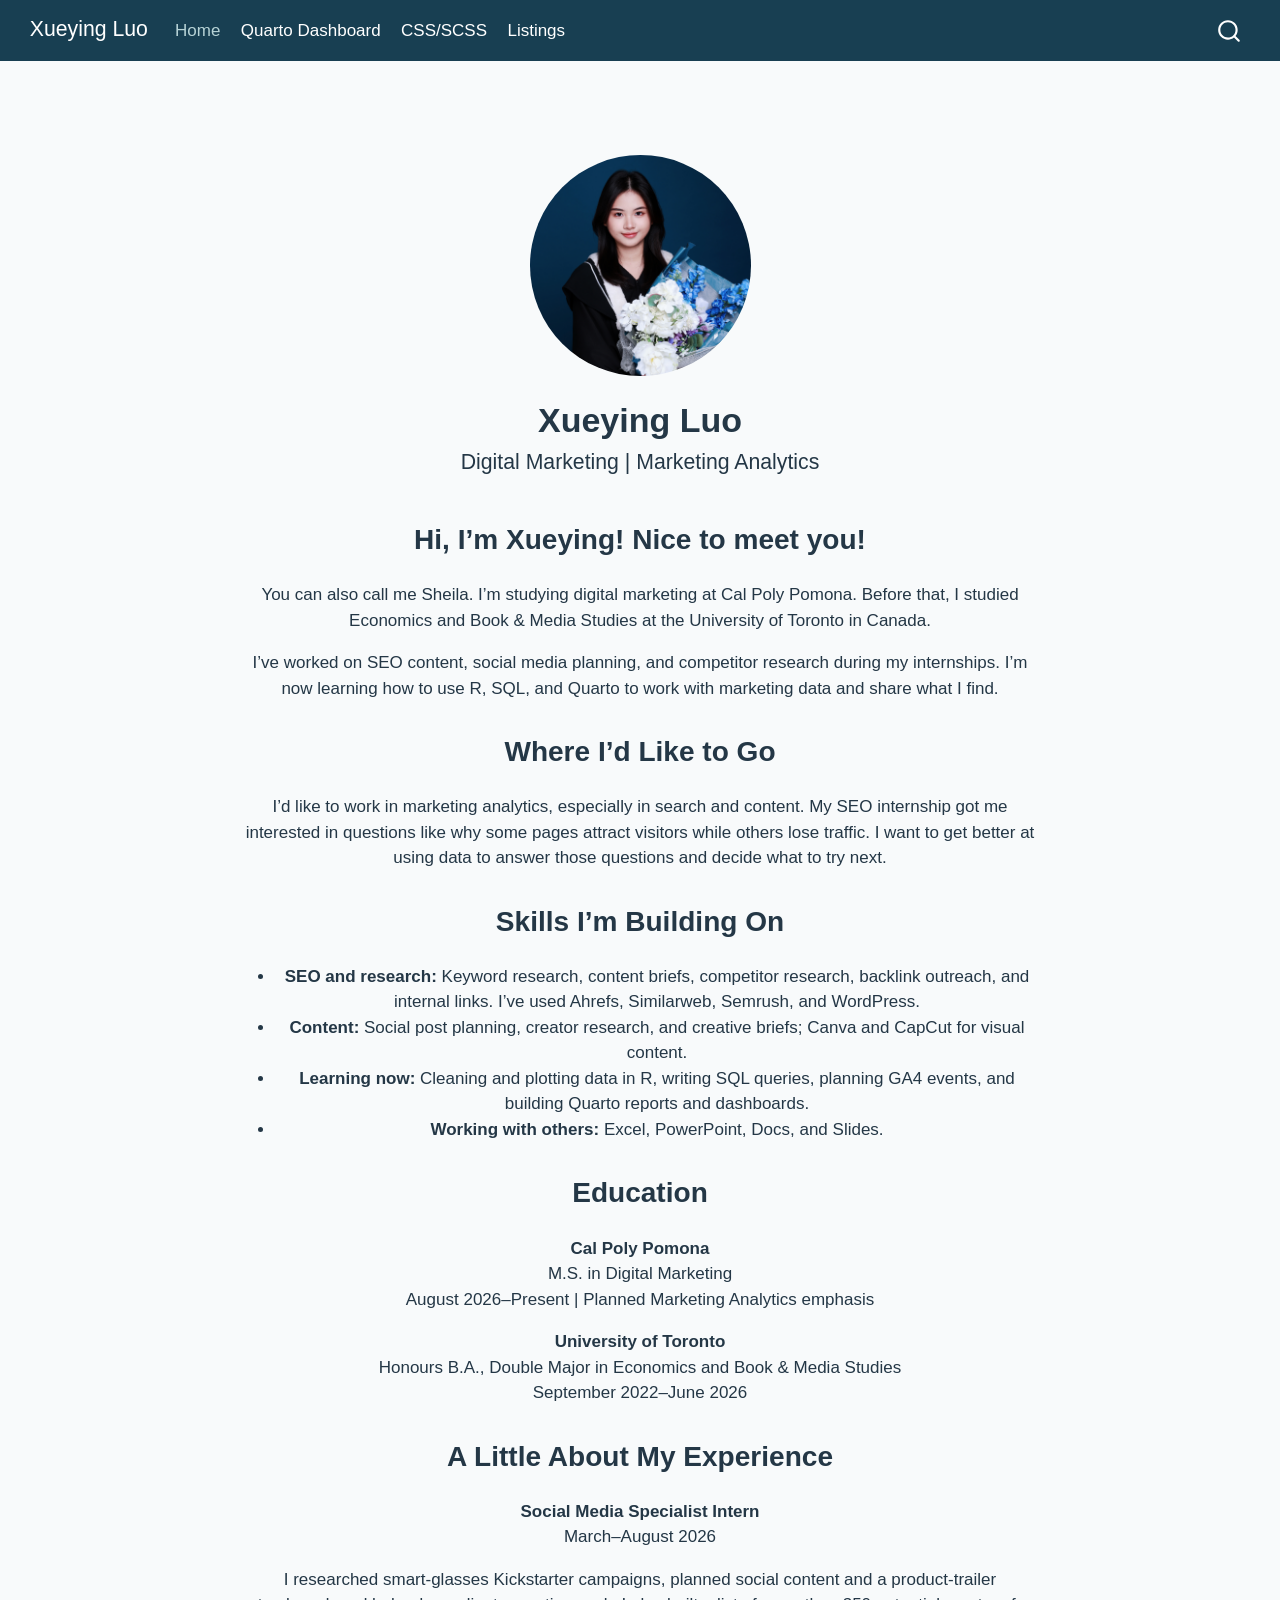
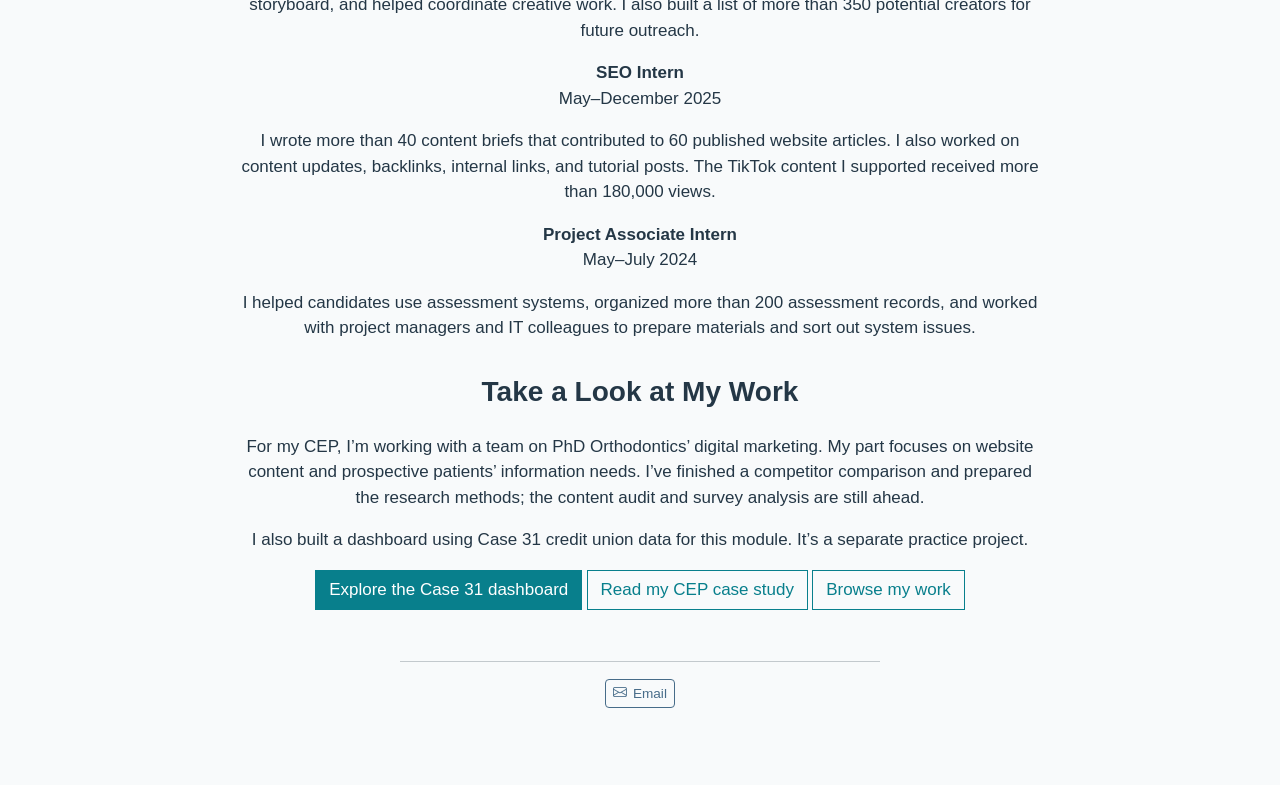
<file: docs/index.html>
<!DOCTYPE html>
<html xmlns="http://www.w3.org/1999/xhtml" lang="en" xml:lang="en"><head>

<meta charset="utf-8">
<meta name="generator" content="quarto-1.10.18">

<meta name="viewport" content="width=device-width, initial-scale=1.0, user-scalable=yes">


<title>Xueying Luo</title>
<style>
/* Default styles provided by pandoc.
** See https://pandoc.org/MANUAL.html#variables-for-html for config info.
*/
span.smallcaps{font-variant: small-caps;}
div.columns{display: flex; gap: 1.5em;}
div.column{flex: auto;}
@media screen {
div.columns{gap: min(4vw, 1.5em);}
div.column{overflow-x: auto;}
}
div.hanging-indent{margin-left: 1.5em; text-indent: -1.5em;}
ul.task-list{list-style: none;}
ul.task-list li input[type="checkbox"] {
  width: 0.8em;
  margin: 0 0.8em 0.2em -1em; /* quarto-specific, see https://github.com/quarto-dev/quarto-cli/issues/4556 */ 
  vertical-align: middle;
}
</style>


<script src="site_libs/quarto-nav/quarto-nav.js"></script>
<script src="site_libs/quarto-nav/headroom.min.js"></script>
<script src="site_libs/clipboard/clipboard.min.js"></script>
<script src="site_libs/quarto-search/autocomplete.umd.js"></script>
<script src="site_libs/quarto-search/fuse.min.js"></script>
<script src="site_libs/quarto-search/quarto-search.js"></script>
<meta name="quarto:offset" content="./">
<script src="site_libs/quarto-html/quarto.js" type="module"></script>
<script src="site_libs/quarto-html/tabsets/tabsets.js" type="module"></script>
<script src="site_libs/quarto-html/popper.min.js"></script>
<script src="site_libs/quarto-html/tippy.umd.min.js"></script>
<link href="site_libs/quarto-html/tippy.css" rel="stylesheet">
<link href="site_libs/quarto-html/quarto-syntax-highlighting-bb62276ab45c84d9efd712f51ff97b5a.css" rel="stylesheet" id="quarto-text-highlighting-styles">
<script src="site_libs/bootstrap/bootstrap.min.js"></script>
<link href="site_libs/bootstrap/bootstrap-icons.css" rel="stylesheet">
<link href="site_libs/bootstrap/bootstrap-5821877d8ff3626f925dcf76bfca8809.min.css" rel="stylesheet" append-hash="true" id="quarto-bootstrap" data-mode="light">
<script id="quarto-search-options" type="application/json">{
  "location": "navbar",
  "copy-button": false,
  "collapse-after": 3,
  "panel-placement": "end",
  "type": "overlay",
  "limit": 50,
  "keyboard-shortcut": [
    "f",
    "/",
    "s"
  ],
  "show-item-context": false,
  "language": {
    "search-no-results-text": "No results",
    "search-matching-documents-text": "matching documents",
    "search-copy-link-title": "Copy link to search",
    "search-hide-matches-text": "Hide additional matches",
    "search-more-match-text": "more match in this document",
    "search-more-matches-text": "more matches in this document",
    "search-clear-button-title": "Clear",
    "search-text-placeholder": "",
    "search-detached-cancel-button-title": "Cancel",
    "search-submit-button-title": "Submit",
    "search-label": "Search"
  }
}</script>


<link rel="stylesheet" href="styles.css">
</head>

<body class="nav-fixed fullcontent quarto-light">

<div id="quarto-search-results"></div>
  <header id="quarto-header" class="headroom fixed-top">
    <nav class="navbar navbar-expand-lg " data-bs-theme="dark">
      <div class="navbar-container container-fluid">
      <div class="navbar-brand-container mx-auto">
    <a class="navbar-brand" href="./index.html">
    <span class="navbar-title">Xueying Luo</span>
    </a>
  </div>
            <div id="quarto-search" class="" title="Search"></div>
          <button class="navbar-toggler" type="button" data-bs-toggle="collapse" data-bs-target="#navbarCollapse" aria-controls="navbarCollapse" role="menu" aria-expanded="false" aria-label="Toggle navigation" onclick="if (window.quartoToggleHeadroom) { window.quartoToggleHeadroom(); }">
  <span class="navbar-toggler-icon"></span>
</button>
          <div class="collapse navbar-collapse" id="navbarCollapse">
            <ul class="navbar-nav navbar-nav-scroll me-auto">
  <li class="nav-item">
    <a class="nav-link active" href="./index.html" aria-current="page"> 
<span class="menu-text">Home</span></a>
  </li>  
  <li class="nav-item">
    <a class="nav-link" href="./dashboard.html"> 
<span class="menu-text">Quarto Dashboard</span></a>
  </li>  
  <li class="nav-item">
    <a class="nav-link" href="./styling.html"> 
<span class="menu-text">CSS/SCSS</span></a>
  </li>  
  <li class="nav-item">
    <a class="nav-link" href="./listings.html"> 
<span class="menu-text">Listings</span></a>
  </li>  
</ul>
          </div> <!-- /navcollapse -->
            <div class="quarto-navbar-tools">
</div>
      </div> <!-- /container-fluid -->
    </nav>
</header>
<!-- content -->
<div id="quarto-content" class="quarto-container page-columns page-rows-contents page-layout-article page-navbar">
<!-- sidebar -->
<!-- margin-sidebar -->
    
<!-- main -->
<div class="quarto-about-jolla">
  <img src="images/profile.JPG" alt="Portrait of Xueying Luo" class="about-image
  round " style="height: 13em; width: 13em;">
 <header id="title-block-header" class="quarto-title-block default">
<div class="quarto-title">
<h1 class="title">Xueying Luo</h1>
<p class="subtitle lead">Digital Marketing | Marketing Analytics</p>
</div>
<div class="quarto-title-meta">
  </div>
</header><main class="content" id="quarto-document-content">
<section id="hi-im-xueying-nice-to-meet-you" class="level2">
<h2 data-anchor-id="hi-im-xueying-nice-to-meet-you">Hi, I’m Xueying! Nice to meet you!</h2>
<p>You can also call me Sheila. I’m studying digital marketing at Cal Poly Pomona. Before that, I studied Economics and Book &amp; Media Studies at the University of Toronto in Canada.</p>
<p>I’ve worked on SEO content, social media planning, and competitor research during my internships. I’m now learning how to use R, SQL, and Quarto to work with marketing data and share what I find.</p>
</section>
<section id="where-id-like-to-go" class="level2">
<h2 data-anchor-id="where-id-like-to-go">Where I’d Like to Go</h2>
<p>I’d like to work in marketing analytics, especially in search and content. My SEO internship got me interested in questions like why some pages attract visitors while others lose traffic. I want to get better at using data to answer those questions and decide what to try next.</p>
</section>
<section id="skills-im-building-on" class="level2">
<h2 data-anchor-id="skills-im-building-on">Skills I’m Building On</h2>
<ul>
<li><strong>SEO and research:</strong> Keyword research, content briefs, competitor research, backlink outreach, and internal links. I’ve used Ahrefs, Similarweb, Semrush, and WordPress.</li>
<li><strong>Content:</strong> Social post planning, creator research, and creative briefs; Canva and CapCut for visual content.</li>
<li><strong>Learning now:</strong> Cleaning and plotting data in R, writing SQL queries, planning GA4 events, and building Quarto reports and dashboards.</li>
<li><strong>Working with others:</strong> Excel, PowerPoint, Docs, and Slides.</li>
</ul>
</section>
<section id="education" class="level2">
<h2 data-anchor-id="education">Education</h2>
<p><strong>Cal Poly Pomona</strong><br>
M.S. in Digital Marketing<br>
August 2026–Present | Planned Marketing Analytics emphasis</p>
<p><strong>University of Toronto</strong><br>
Honours B.A., Double Major in Economics and Book &amp; Media Studies<br>
September 2022–June 2026</p>
</section>
<section id="a-little-about-my-experience" class="level2">
<h2 data-anchor-id="a-little-about-my-experience">A Little About My Experience</h2>
<p><strong>Social Media Specialist Intern</strong><br>
March–August 2026</p>
<p>I researched smart-glasses Kickstarter campaigns, planned social content and a product-trailer storyboard, and helped coordinate creative work. I also built a list of more than 350 potential creators for future outreach.</p>
<p><strong>SEO Intern</strong><br>
May–December 2025</p>
<p>I wrote more than 40 content briefs that contributed to 60 published website articles. I also worked on content updates, backlinks, internal links, and tutorial posts. The TikTok content I supported received more than 180,000 views.</p>
<p><strong>Project Associate Intern</strong><br>
May–July 2024</p>
<p>I helped candidates use assessment systems, organized more than 200 assessment records, and worked with project managers and IT colleagues to prepare materials and sort out system issues.</p>
</section>
<section id="take-a-look-at-my-work" class="level2">
<h2 data-anchor-id="take-a-look-at-my-work">Take a Look at My Work</h2>
<p>For my CEP, I’m working with a team on PhD Orthodontics’ digital marketing. My part focuses on website content and prospective patients’ information needs. I’ve finished a competitor comparison and prepared the research methods; the content audit and survey analysis are still ahead.</p>
<p>I also built a dashboard using Case 31 credit union data for this module. It’s a separate practice project.</p>
<p><a href="./dashboard.html" class="btn btn-primary">Explore the Case 31 dashboard</a> <a href="./case-study.html" class="btn btn-outline-primary">Read my CEP case study</a> <a href="./listings.html" class="btn btn-outline-primary">Browse my work</a></p>


</section>
</main> 
  <hr class="about-sep">
   <div class="about-links">
  <a href="mailto:luoxueying7@gmail.com" class="about-link" rel="" target="">
    <i class="bi bi-envelope"></i>
     <span class="about-link-text">Email</span>
  </a>
</div>
</div>
 <!-- /main -->
<script id="quarto-html-after-body" type="application/javascript">
  window.document.addEventListener("DOMContentLoaded", function (event) {
    const isCodeAnnotation = (el) => {
      for (const clz of el.classList) {
        if (clz.startsWith('code-annotation-')) {                     
          return true;
        }
      }
      return false;
    }
    const onCopySuccess = function(e) {
      // button target
      const button = e.trigger;
      // don't keep focus
      button.blur();
      // flash "checked"
      button.classList.add('code-copy-button-checked');
      var currentTitle = button.getAttribute("title");
      button.setAttribute("title", "Copied!");
      let tooltip;
      if (window.bootstrap) {
        button.setAttribute("data-bs-toggle", "tooltip");
        button.setAttribute("data-bs-placement", "left");
        button.setAttribute("data-bs-title", "Copied!");
        tooltip = new bootstrap.Tooltip(button, 
          { trigger: "manual", 
            customClass: "code-copy-button-tooltip",
            offset: [0, -8]});
        tooltip.show();    
      }
      setTimeout(function() {
        if (tooltip) {
          tooltip.hide();
          button.removeAttribute("data-bs-title");
          button.removeAttribute("data-bs-toggle");
          button.removeAttribute("data-bs-placement");
        }
        button.setAttribute("title", currentTitle);
        button.classList.remove('code-copy-button-checked');
      }, 1000);
      // clear code selection
      e.clearSelection();
    }
    const getTextToCopy = function(trigger) {
      const outerScaffold = trigger.parentElement.cloneNode(true);
      const codeEl = outerScaffold.querySelector('code');
      for (const childEl of codeEl.children) {
        if (isCodeAnnotation(childEl)) {
          childEl.remove();
        }
      }
      return codeEl.innerText;
    }
    const clipboard = new window.ClipboardJS('.code-copy-button:not([data-in-quarto-modal])', {
      text: getTextToCopy
    });
    clipboard.on('success', onCopySuccess);
    if (window.document.getElementById('quarto-embedded-source-code-modal')) {
      const clipboardModal = new window.ClipboardJS('.code-copy-button[data-in-quarto-modal]', {
        text: getTextToCopy,
        container: window.document.getElementById('quarto-embedded-source-code-modal')
      });
      clipboardModal.on('success', onCopySuccess);
    }
      var localhostRegex = new RegExp(/^(?:http|https):\/\/localhost\:?[0-9]*\//);
      var mailtoRegex = new RegExp(/^mailto:/);
        var filterRegex = new RegExp('/' + window.location.host + '/');
      var isInternal = (href) => {
          return filterRegex.test(href) || localhostRegex.test(href) || mailtoRegex.test(href);
      }
      // Inspect non-navigation links and adorn them if external
     var links = window.document.querySelectorAll('a[href]:not(.nav-link):not(.navbar-brand):not(.toc-action):not(.sidebar-link):not(.sidebar-item-toggle):not(.pagination-link):not(.no-external):not([aria-hidden]):not(.dropdown-item):not(.quarto-navigation-tool):not(.about-link)');
      for (var i=0; i<links.length; i++) {
        const link = links[i];
        if (!isInternal(link.href)) {
          // undo the damage that might have been done by quarto-nav.js in the case of
          // links that we want to consider external
          if (link.dataset.originalHref !== undefined) {
            link.href = link.dataset.originalHref;
          }
        }
      }
    function tippyHover(el, contentFn, onTriggerFn, onUntriggerFn) {
      const config = {
        allowHTML: true,
        maxWidth: 500,
        delay: 100,
        arrow: false,
        appendTo: function(el) {
            return el.parentElement;
        },
        interactive: true,
        interactiveBorder: 10,
        theme: 'quarto',
        placement: 'bottom-start',
      };
      if (contentFn) {
        config.content = contentFn;
      }
      if (onTriggerFn) {
        config.onTrigger = onTriggerFn;
      }
      if (onUntriggerFn) {
        config.onUntrigger = onUntriggerFn;
      }
      window.tippy(el, config); 
    }
    const noterefs = window.document.querySelectorAll('a[role="doc-noteref"]');
    for (var i=0; i<noterefs.length; i++) {
      const ref = noterefs[i];
      tippyHover(ref, function() {
        // use id or data attribute instead here
        let href = ref.getAttribute('data-footnote-href') || ref.getAttribute('href');
        try { href = new URL(href).hash; } catch {}
        const id = href.replace(/^#\/?/, "");
        const note = window.document.getElementById(id);
        if (note) {
          return note.innerHTML;
        } else {
          return "";
        }
      });
    }
    const xrefs = window.document.querySelectorAll('a.quarto-xref');
    const processXRef = (id, note) => {
      // Strip column container classes
      const stripColumnClz = (el) => {
        el.classList.remove("page-full", "page-columns");
        if (el.children) {
          for (const child of el.children) {
            stripColumnClz(child);
          }
        }
      }
      stripColumnClz(note)
      if (id === null || id.startsWith('sec-')) {
        // Special case sections, only their first couple elements
        const container = document.createElement("div");
        if (note.children && note.children.length > 2) {
          container.appendChild(note.children[0].cloneNode(true));
          for (let i = 1; i < note.children.length; i++) {
            const child = note.children[i];
            if (child.tagName === "P" && child.innerText === "") {
              continue;
            } else {
              container.appendChild(child.cloneNode(true));
              break;
            }
          }
          if (window.Quarto?.typesetMath) {
            window.Quarto.typesetMath(container);
          }
          return container.innerHTML
        } else {
          if (window.Quarto?.typesetMath) {
            window.Quarto.typesetMath(note);
          }
          return note.innerHTML;
        }
      } else {
        // Remove any anchor links if they are present
        const anchorLink = note.querySelector('a.anchorjs-link');
        if (anchorLink) {
          anchorLink.remove();
        }
        if (window.Quarto?.typesetMath) {
          window.Quarto.typesetMath(note);
        }
        if (note.classList.contains("callout")) {
          return note.outerHTML;
        } else {
          return note.innerHTML;
        }
      }
    }
    for (var i=0; i<xrefs.length; i++) {
      const xref = xrefs[i];
      tippyHover(xref, undefined, function(instance) {
        instance.disable();
        let url = xref.getAttribute('href');
        let hash = undefined; 
        if (url.startsWith('#')) {
          hash = url;
        } else {
          try { hash = new URL(url).hash; } catch {}
        }
        if (hash) {
          const id = hash.replace(/^#\/?/, "");
          const note = window.document.getElementById(id);
          if (note !== null) {
            try {
              const html = processXRef(id, note.cloneNode(true));
              instance.setContent(html);
            } finally {
              instance.enable();
              instance.show();
            }
          } else {
            // See if we can fetch this
            fetch(url.split('#')[0])
            .then(res => res.text())
            .then(html => {
              const parser = new DOMParser();
              const htmlDoc = parser.parseFromString(html, "text/html");
              const note = htmlDoc.getElementById(id);
              if (note !== null) {
                const html = processXRef(id, note);
                instance.setContent(html);
              } 
            }).finally(() => {
              instance.enable();
              instance.show();
            });
          }
        } else {
          // See if we can fetch a full url (with no hash to target)
          // This is a special case and we should probably do some content thinning / targeting
          fetch(url)
          .then(res => res.text())
          .then(html => {
            const parser = new DOMParser();
            const htmlDoc = parser.parseFromString(html, "text/html");
            const note = htmlDoc.querySelector('main.content');
            if (note !== null) {
              // This should only happen for chapter cross references
              // (since there is no id in the URL)
              // remove the first header
              if (note.children.length > 0 && note.children[0].tagName === "HEADER") {
                note.children[0].remove();
              }
              const html = processXRef(null, note);
              instance.setContent(html);
            } 
          }).finally(() => {
            instance.enable();
            instance.show();
          });
        }
      }, function(instance) {
      });
    }
        let selectedAnnoteEl;
        const selectorForAnnotation = ( cell, annotation) => {
          let cellAttr = 'data-code-cell="' + cell + '"';
          let lineAttr = 'data-code-annotation="' +  annotation + '"';
          const selector = 'span[' + cellAttr + '][' + lineAttr + ']';
          return selector;
        }
        const selectCodeLines = (annoteEl) => {
          const doc = window.document;
          const targetCell = annoteEl.getAttribute("data-target-cell");
          const targetAnnotation = annoteEl.getAttribute("data-target-annotation");
          const annoteSpan = window.document.querySelector(selectorForAnnotation(targetCell, targetAnnotation));
          const lines = annoteSpan.getAttribute("data-code-lines").split(",");
          const lineIds = lines.map((line) => {
            return targetCell + "-" + line;
          })
          let top = null;
          let height = null;
          let parent = null;
          if (lineIds.length > 0) {
              //compute the position of the single el (top and bottom and make a div)
              const el = window.document.getElementById(lineIds[0]);
              top = el.offsetTop;
              height = el.offsetHeight;
              parent = el.parentElement.parentElement;
            if (lineIds.length > 1) {
              const lastEl = window.document.getElementById(lineIds[lineIds.length - 1]);
              const bottom = lastEl.offsetTop + lastEl.offsetHeight;
              height = bottom - top;
            }
            if (top !== null && height !== null && parent !== null) {
              // cook up a div (if necessary) and position it 
              let div = window.document.getElementById("code-annotation-line-highlight");
              if (div === null) {
                div = window.document.createElement("div");
                div.setAttribute("id", "code-annotation-line-highlight");
                div.style.position = 'absolute';
                parent.appendChild(div);
              }
              div.style.top = top - 2 + "px";
              div.style.height = height + 4 + "px";
              div.style.left = 0;
              let gutterDiv = window.document.getElementById("code-annotation-line-highlight-gutter");
              if (gutterDiv === null) {
                gutterDiv = window.document.createElement("div");
                gutterDiv.setAttribute("id", "code-annotation-line-highlight-gutter");
                gutterDiv.style.position = 'absolute';
                const codeCell = window.document.getElementById(targetCell);
                const gutter = codeCell.querySelector('.code-annotation-gutter');
                gutter.appendChild(gutterDiv);
              }
              gutterDiv.style.top = top - 2 + "px";
              gutterDiv.style.height = height + 4 + "px";
            }
            selectedAnnoteEl = annoteEl;
          }
        };
        const unselectCodeLines = () => {
          const elementsIds = ["code-annotation-line-highlight", "code-annotation-line-highlight-gutter"];
          elementsIds.forEach((elId) => {
            const div = window.document.getElementById(elId);
            if (div) {
              div.remove();
            }
          });
          selectedAnnoteEl = undefined;
        };
          // Handle positioning of the toggle
      window.addEventListener(
        "resize",
        throttle(() => {
          elRect = undefined;
          if (selectedAnnoteEl) {
            selectCodeLines(selectedAnnoteEl);
          }
        }, 10)
      );
      function throttle(fn, ms) {
      let throttle = false;
      let timer;
        return (...args) => {
          if(!throttle) { // first call gets through
              fn.apply(this, args);
              throttle = true;
          } else { // all the others get throttled
              if(timer) clearTimeout(timer); // cancel #2
              timer = setTimeout(() => {
                fn.apply(this, args);
                timer = throttle = false;
              }, ms);
          }
        };
      }
        // Attach click handler to the DT
        const annoteDls = window.document.querySelectorAll('dt[data-target-cell]');
        for (const annoteDlNode of annoteDls) {
          annoteDlNode.addEventListener('click', (event) => {
            const clickedEl = event.target;
            if (clickedEl !== selectedAnnoteEl) {
              unselectCodeLines();
              const activeEl = window.document.querySelector('dt[data-target-cell].code-annotation-active');
              if (activeEl) {
                activeEl.classList.remove('code-annotation-active');
              }
              selectCodeLines(clickedEl);
              clickedEl.classList.add('code-annotation-active');
            } else {
              // Unselect the line
              unselectCodeLines();
              clickedEl.classList.remove('code-annotation-active');
            }
          });
        }
    const findCites = (el) => {
      const parentEl = el.parentElement;
      if (parentEl) {
        const cites = parentEl.dataset.cites;
        if (cites) {
          return {
            el,
            cites: cites.split(' ')
          };
        } else {
          return findCites(el.parentElement)
        }
      } else {
        return undefined;
      }
    };
    var bibliorefs = window.document.querySelectorAll('a[role="doc-biblioref"]');
    for (var i=0; i<bibliorefs.length; i++) {
      const ref = bibliorefs[i];
      const citeInfo = findCites(ref);
      if (citeInfo) {
        tippyHover(citeInfo.el, function() {
          var popup = window.document.createElement('div');
          citeInfo.cites.forEach(function(cite) {
            var citeDiv = window.document.createElement('div');
            citeDiv.classList.add('hanging-indent');
            citeDiv.classList.add('csl-entry');
            var biblioDiv = window.document.getElementById('ref-' + cite);
            if (biblioDiv) {
              citeDiv.innerHTML = biblioDiv.innerHTML;
            }
            popup.appendChild(citeDiv);
          });
          return popup.innerHTML;
        });
      }
    }
  });
  </script>
</div> <!-- /content -->




</body></html>
</file>
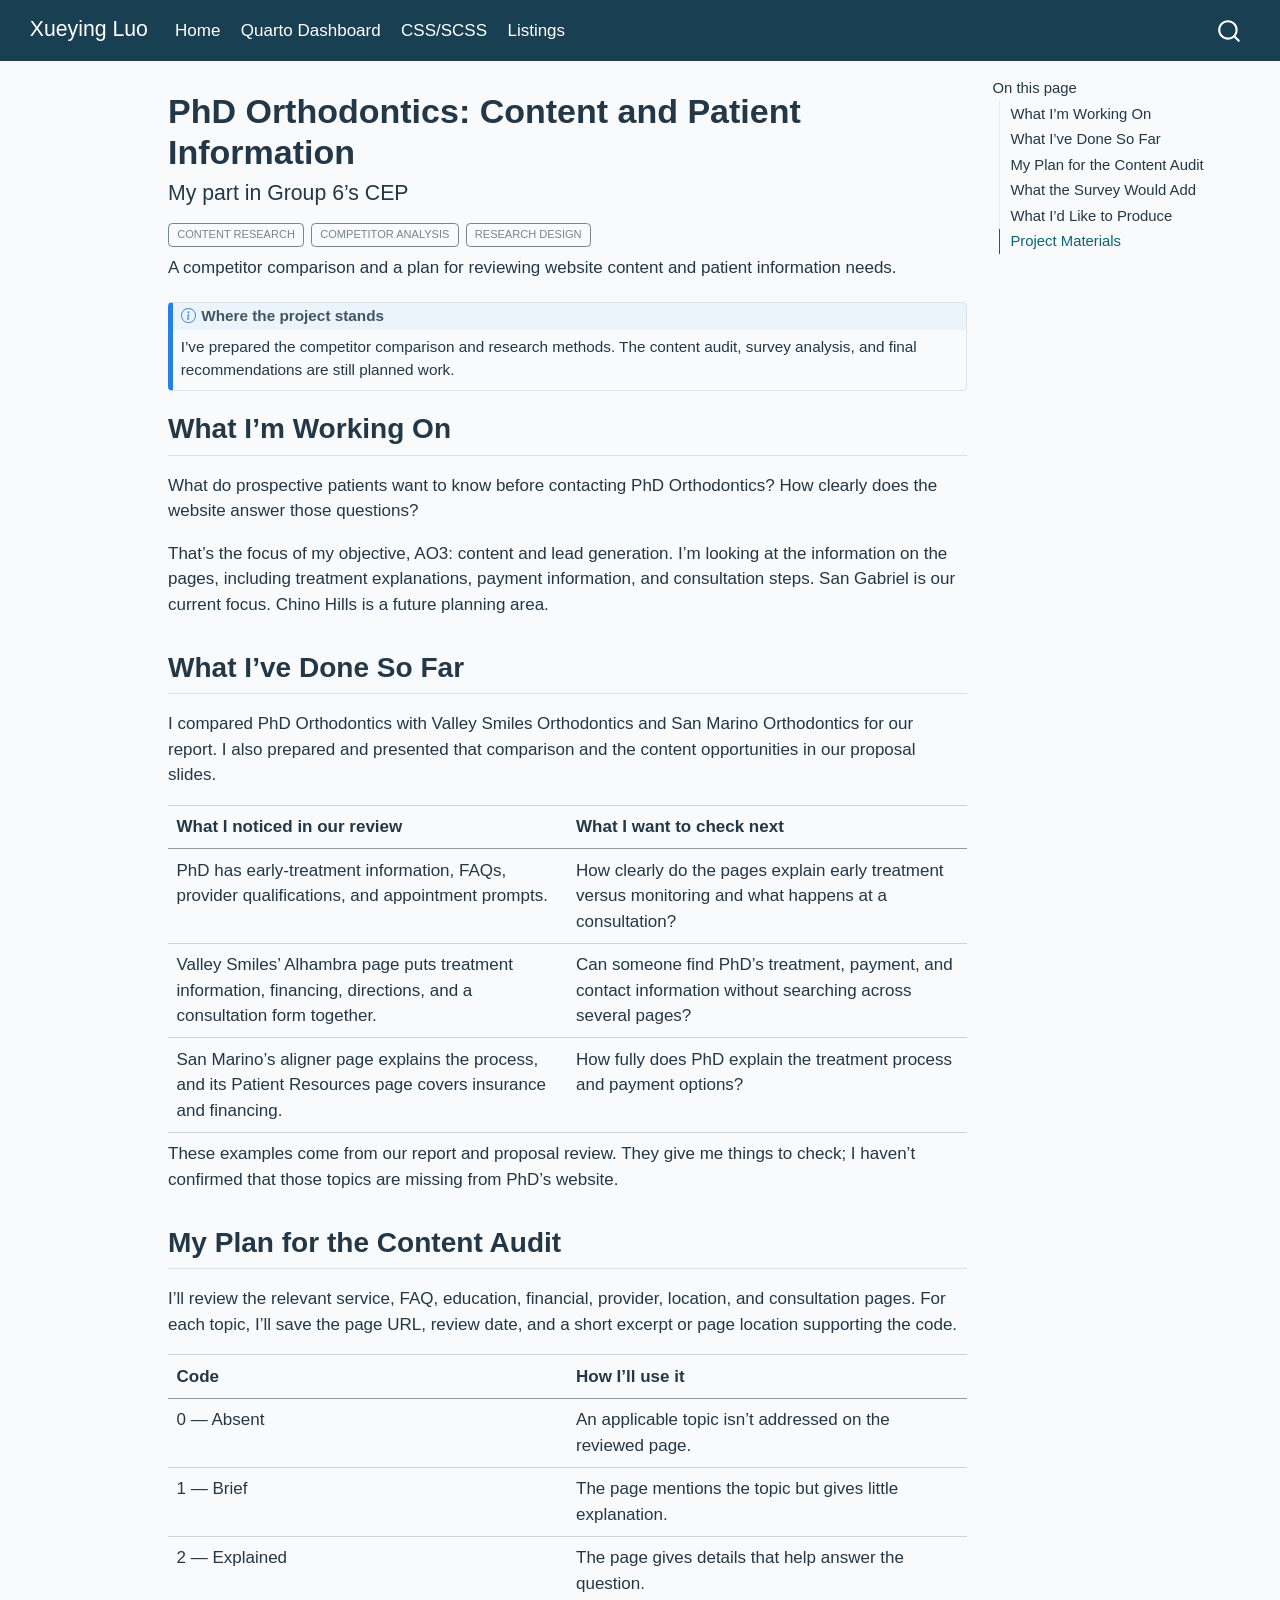
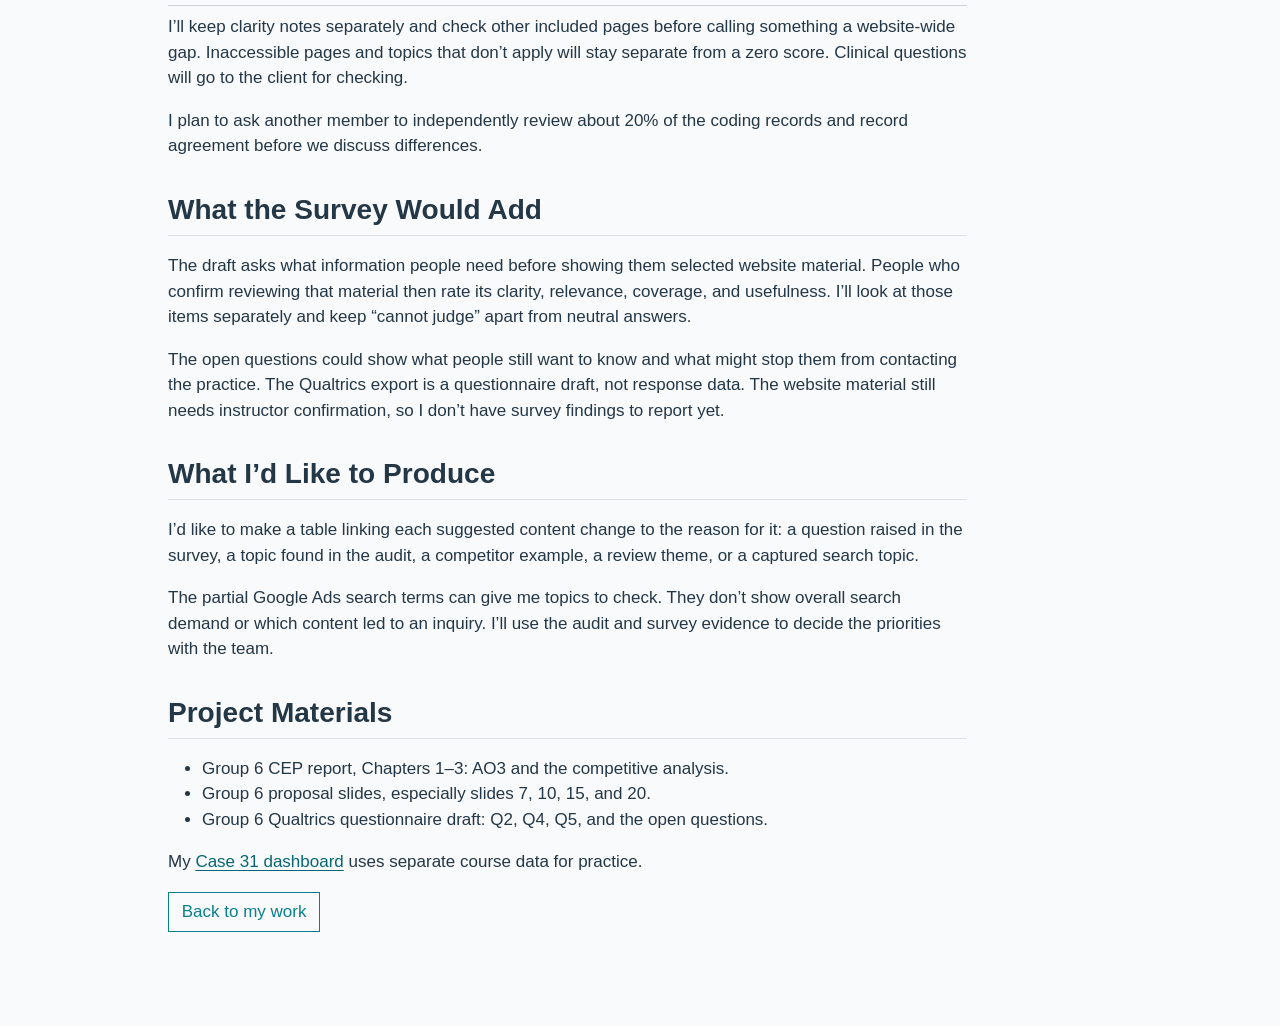
<file: docs/case-study.html>
<!DOCTYPE html>
<html xmlns="http://www.w3.org/1999/xhtml" lang="en" xml:lang="en"><head>

<meta charset="utf-8">
<meta name="generator" content="quarto-1.10.18">

<meta name="viewport" content="width=device-width, initial-scale=1.0, user-scalable=yes">

<meta name="description" content="A competitor comparison and a plan for reviewing website content and patient information needs.">

<title>PhD Orthodontics: Content and Patient Information – Xueying Luo</title>
<style>
/* Default styles provided by pandoc.
** See https://pandoc.org/MANUAL.html#variables-for-html for config info.
*/
span.smallcaps{font-variant: small-caps;}
div.columns{display: flex; gap: 1.5em;}
div.column{flex: auto;}
@media screen {
div.columns{gap: min(4vw, 1.5em);}
div.column{overflow-x: auto;}
}
div.hanging-indent{margin-left: 1.5em; text-indent: -1.5em;}
ul.task-list{list-style: none;}
ul.task-list li input[type="checkbox"] {
  width: 0.8em;
  margin: 0 0.8em 0.2em -1em; /* quarto-specific, see https://github.com/quarto-dev/quarto-cli/issues/4556 */ 
  vertical-align: middle;
}
</style>


<script src="site_libs/quarto-nav/quarto-nav.js"></script>
<script src="site_libs/quarto-nav/headroom.min.js"></script>
<script src="site_libs/clipboard/clipboard.min.js"></script>
<script src="site_libs/quarto-search/autocomplete.umd.js"></script>
<script src="site_libs/quarto-search/fuse.min.js"></script>
<script src="site_libs/quarto-search/quarto-search.js"></script>
<meta name="quarto:offset" content="./">
<script src="site_libs/quarto-html/quarto.js" type="module"></script>
<script src="site_libs/quarto-html/tabsets/tabsets.js" type="module"></script>
<script src="site_libs/quarto-html/popper.min.js"></script>
<script src="site_libs/quarto-html/tippy.umd.min.js"></script>
<script src="site_libs/quarto-html/anchor.min.js"></script>
<link href="site_libs/quarto-html/tippy.css" rel="stylesheet">
<link href="site_libs/quarto-html/quarto-syntax-highlighting-bb62276ab45c84d9efd712f51ff97b5a.css" rel="stylesheet" id="quarto-text-highlighting-styles">
<script src="site_libs/bootstrap/bootstrap.min.js"></script>
<link href="site_libs/bootstrap/bootstrap-icons.css" rel="stylesheet">
<link href="site_libs/bootstrap/bootstrap-5821877d8ff3626f925dcf76bfca8809.min.css" rel="stylesheet" append-hash="true" id="quarto-bootstrap" data-mode="light">
<script id="quarto-search-options" type="application/json">{
  "location": "navbar",
  "copy-button": false,
  "collapse-after": 3,
  "panel-placement": "end",
  "type": "overlay",
  "limit": 50,
  "keyboard-shortcut": [
    "f",
    "/",
    "s"
  ],
  "show-item-context": false,
  "language": {
    "search-no-results-text": "No results",
    "search-matching-documents-text": "matching documents",
    "search-copy-link-title": "Copy link to search",
    "search-hide-matches-text": "Hide additional matches",
    "search-more-match-text": "more match in this document",
    "search-more-matches-text": "more matches in this document",
    "search-clear-button-title": "Clear",
    "search-text-placeholder": "",
    "search-detached-cancel-button-title": "Cancel",
    "search-submit-button-title": "Submit",
    "search-label": "Search"
  }
}</script>


<link rel="stylesheet" href="styles.css">
</head>

<body class="nav-fixed quarto-light">

<div id="quarto-search-results"></div>
  <header id="quarto-header" class="headroom fixed-top">
    <nav class="navbar navbar-expand-lg " data-bs-theme="dark">
      <div class="navbar-container container-fluid">
      <div class="navbar-brand-container mx-auto">
    <a class="navbar-brand" href="./index.html">
    <span class="navbar-title">Xueying Luo</span>
    </a>
  </div>
            <div id="quarto-search" class="" title="Search"></div>
          <button class="navbar-toggler" type="button" data-bs-toggle="collapse" data-bs-target="#navbarCollapse" aria-controls="navbarCollapse" role="menu" aria-expanded="false" aria-label="Toggle navigation" onclick="if (window.quartoToggleHeadroom) { window.quartoToggleHeadroom(); }">
  <span class="navbar-toggler-icon"></span>
</button>
          <div class="collapse navbar-collapse" id="navbarCollapse">
            <ul class="navbar-nav navbar-nav-scroll me-auto">
  <li class="nav-item">
    <a class="nav-link" href="./index.html"> 
<span class="menu-text">Home</span></a>
  </li>  
  <li class="nav-item">
    <a class="nav-link" href="./dashboard.html"> 
<span class="menu-text">Quarto Dashboard</span></a>
  </li>  
  <li class="nav-item">
    <a class="nav-link" href="./styling.html"> 
<span class="menu-text">CSS/SCSS</span></a>
  </li>  
  <li class="nav-item">
    <a class="nav-link" href="./listings.html"> 
<span class="menu-text">Listings</span></a>
  </li>  
</ul>
          </div> <!-- /navcollapse -->
            <div class="quarto-navbar-tools">
</div>
      </div> <!-- /container-fluid -->
    </nav>
</header>
<!-- content -->
<div id="quarto-content" class="quarto-container page-columns page-rows-contents page-layout-article page-navbar">
<!-- sidebar -->
<!-- margin-sidebar -->
    <div id="quarto-margin-sidebar" class="sidebar margin-sidebar">
        <nav id="TOC" role="doc-toc" class="toc-active">
    <h2 id="toc-title">On this page</h2>
   
  <ul>
  <li><a href="#what-im-working-on" id="toc-what-im-working-on" class="nav-link active" data-scroll-target="#what-im-working-on">What I’m Working On</a></li>
  <li><a href="#what-ive-done-so-far" id="toc-what-ive-done-so-far" class="nav-link" data-scroll-target="#what-ive-done-so-far">What I’ve Done So Far</a></li>
  <li><a href="#my-plan-for-the-content-audit" id="toc-my-plan-for-the-content-audit" class="nav-link" data-scroll-target="#my-plan-for-the-content-audit">My Plan for the Content Audit</a></li>
  <li><a href="#what-the-survey-would-add" id="toc-what-the-survey-would-add" class="nav-link" data-scroll-target="#what-the-survey-would-add">What the Survey Would Add</a></li>
  <li><a href="#what-id-like-to-produce" id="toc-what-id-like-to-produce" class="nav-link" data-scroll-target="#what-id-like-to-produce">What I’d Like to Produce</a></li>
  <li><a href="#project-materials" id="toc-project-materials" class="nav-link" data-scroll-target="#project-materials">Project Materials</a></li>
  </ul>
</nav>
    </div>
<!-- main -->
<main class="content" id="quarto-document-content">

<header id="title-block-header" class="quarto-title-block default">
<div class="quarto-title">
<h1 class="title">PhD Orthodontics: Content and Patient Information</h1>
<p class="subtitle lead">My part in Group 6’s CEP</p>
  <div class="quarto-categories">
    <div class="quarto-category">Content Research</div>
    <div class="quarto-category">Competitor Analysis</div>
    <div class="quarto-category">Research Design</div>
  </div>
  </div>

<div>
  <div class="description">
    A competitor comparison and a plan for reviewing website content and patient information needs.
  </div>
</div>


<div class="quarto-title-meta">

    
  
    
  </div>
  


</header>


<div class="callout callout-style-default callout-note callout-titled" title="Where the project stands">
<div class="callout-header d-flex align-content-center">
<div class="callout-icon-container">
<i class="callout-icon"></i>
</div>
<div class="callout-title-container flex-fill">
<span class="screen-reader-only">Note</span>Where the project stands
</div>
</div>
<div class="callout-body-container callout-body">
<p>I’ve prepared the competitor comparison and research methods. The content audit, survey analysis, and final recommendations are still planned work.</p>
</div>
</div>
<section id="what-im-working-on" class="level2">
<h2 class="anchored" data-anchor-id="what-im-working-on">What I’m Working On</h2>
<p>What do prospective patients want to know before contacting PhD Orthodontics? How clearly does the website answer those questions?</p>
<p>That’s the focus of my objective, AO3: content and lead generation. I’m looking at the information on the pages, including treatment explanations, payment information, and consultation steps. San Gabriel is our current focus. Chino Hills is a future planning area.</p>
</section>
<section id="what-ive-done-so-far" class="level2">
<h2 class="anchored" data-anchor-id="what-ive-done-so-far">What I’ve Done So Far</h2>
<p>I compared PhD Orthodontics with Valley Smiles Orthodontics and San Marino Orthodontics for our report. I also prepared and presented that comparison and the content opportunities in our proposal slides.</p>
<table class="caption-top table">
<colgroup>
<col style="width: 50%">
<col style="width: 50%">
</colgroup>
<thead>
<tr class="header">
<th>What I noticed in our review</th>
<th>What I want to check next</th>
</tr>
</thead>
<tbody>
<tr class="odd">
<td>PhD has early-treatment information, FAQs, provider qualifications, and appointment prompts.</td>
<td>How clearly do the pages explain early treatment versus monitoring and what happens at a consultation?</td>
</tr>
<tr class="even">
<td>Valley Smiles’ Alhambra page puts treatment information, financing, directions, and a consultation form together.</td>
<td>Can someone find PhD’s treatment, payment, and contact information without searching across several pages?</td>
</tr>
<tr class="odd">
<td>San Marino’s aligner page explains the process, and its Patient Resources page covers insurance and financing.</td>
<td>How fully does PhD explain the treatment process and payment options?</td>
</tr>
</tbody>
</table>
<p>These examples come from our report and proposal review. They give me things to check; I haven’t confirmed that those topics are missing from PhD’s website.</p>
</section>
<section id="my-plan-for-the-content-audit" class="level2">
<h2 class="anchored" data-anchor-id="my-plan-for-the-content-audit">My Plan for the Content Audit</h2>
<p>I’ll review the relevant service, FAQ, education, financial, provider, location, and consultation pages. For each topic, I’ll save the page URL, review date, and a short excerpt or page location supporting the code.</p>
<table class="caption-top table">
<colgroup>
<col style="width: 50%">
<col style="width: 50%">
</colgroup>
<thead>
<tr class="header">
<th>Code</th>
<th>How I’ll use it</th>
</tr>
</thead>
<tbody>
<tr class="odd">
<td>0 — Absent</td>
<td>An applicable topic isn’t addressed on the reviewed page.</td>
</tr>
<tr class="even">
<td>1 — Brief</td>
<td>The page mentions the topic but gives little explanation.</td>
</tr>
<tr class="odd">
<td>2 — Explained</td>
<td>The page gives details that help answer the question.</td>
</tr>
</tbody>
</table>
<p>I’ll keep clarity notes separately and check other included pages before calling something a website-wide gap. Inaccessible pages and topics that don’t apply will stay separate from a zero score. Clinical questions will go to the client for checking.</p>
<p>I plan to ask another member to independently review about 20% of the coding records and record agreement before we discuss differences.</p>
</section>
<section id="what-the-survey-would-add" class="level2">
<h2 class="anchored" data-anchor-id="what-the-survey-would-add">What the Survey Would Add</h2>
<p>The draft asks what information people need before showing them selected website material. People who confirm reviewing that material then rate its clarity, relevance, coverage, and usefulness. I’ll look at those items separately and keep “cannot judge” apart from neutral answers.</p>
<p>The open questions could show what people still want to know and what might stop them from contacting the practice. The Qualtrics export is a questionnaire draft, not response data. The website material still needs instructor confirmation, so I don’t have survey findings to report yet.</p>
</section>
<section id="what-id-like-to-produce" class="level2">
<h2 class="anchored" data-anchor-id="what-id-like-to-produce">What I’d Like to Produce</h2>
<p>I’d like to make a table linking each suggested content change to the reason for it: a question raised in the survey, a topic found in the audit, a competitor example, a review theme, or a captured search topic.</p>
<p>The partial Google Ads search terms can give me topics to check. They don’t show overall search demand or which content led to an inquiry. I’ll use the audit and survey evidence to decide the priorities with the team.</p>
</section>
<section id="project-materials" class="level2">
<h2 class="anchored" data-anchor-id="project-materials">Project Materials</h2>
<ul>
<li>Group 6 CEP report, Chapters 1–3: AO3 and the competitive analysis.</li>
<li>Group 6 proposal slides, especially slides 7, 10, 15, and 20.</li>
<li>Group 6 Qualtrics questionnaire draft: Q2, Q4, Q5, and the open questions.</li>
</ul>
<p>My <a href="./dashboard.html">Case 31 dashboard</a> uses separate course data for practice.</p>
<p><a href="./listings.html" class="btn btn-outline-primary">Back to my work</a></p>


</section>

</main> <!-- /main -->
<script id="quarto-html-after-body" type="application/javascript">
  window.document.addEventListener("DOMContentLoaded", function (event) {
    const icon = "";
    const anchorJS = new window.AnchorJS();
    anchorJS.options = {
      placement: 'right',
      icon: icon
    };
    anchorJS.add('.anchored');
    const isCodeAnnotation = (el) => {
      for (const clz of el.classList) {
        if (clz.startsWith('code-annotation-')) {                     
          return true;
        }
      }
      return false;
    }
    const onCopySuccess = function(e) {
      // button target
      const button = e.trigger;
      // don't keep focus
      button.blur();
      // flash "checked"
      button.classList.add('code-copy-button-checked');
      var currentTitle = button.getAttribute("title");
      button.setAttribute("title", "Copied!");
      let tooltip;
      if (window.bootstrap) {
        button.setAttribute("data-bs-toggle", "tooltip");
        button.setAttribute("data-bs-placement", "left");
        button.setAttribute("data-bs-title", "Copied!");
        tooltip = new bootstrap.Tooltip(button, 
          { trigger: "manual", 
            customClass: "code-copy-button-tooltip",
            offset: [0, -8]});
        tooltip.show();    
      }
      setTimeout(function() {
        if (tooltip) {
          tooltip.hide();
          button.removeAttribute("data-bs-title");
          button.removeAttribute("data-bs-toggle");
          button.removeAttribute("data-bs-placement");
        }
        button.setAttribute("title", currentTitle);
        button.classList.remove('code-copy-button-checked');
      }, 1000);
      // clear code selection
      e.clearSelection();
    }
    const getTextToCopy = function(trigger) {
      const outerScaffold = trigger.parentElement.cloneNode(true);
      const codeEl = outerScaffold.querySelector('code');
      for (const childEl of codeEl.children) {
        if (isCodeAnnotation(childEl)) {
          childEl.remove();
        }
      }
      return codeEl.innerText;
    }
    const clipboard = new window.ClipboardJS('.code-copy-button:not([data-in-quarto-modal])', {
      text: getTextToCopy
    });
    clipboard.on('success', onCopySuccess);
    if (window.document.getElementById('quarto-embedded-source-code-modal')) {
      const clipboardModal = new window.ClipboardJS('.code-copy-button[data-in-quarto-modal]', {
        text: getTextToCopy,
        container: window.document.getElementById('quarto-embedded-source-code-modal')
      });
      clipboardModal.on('success', onCopySuccess);
    }
      var localhostRegex = new RegExp(/^(?:http|https):\/\/localhost\:?[0-9]*\//);
      var mailtoRegex = new RegExp(/^mailto:/);
        var filterRegex = new RegExp('/' + window.location.host + '/');
      var isInternal = (href) => {
          return filterRegex.test(href) || localhostRegex.test(href) || mailtoRegex.test(href);
      }
      // Inspect non-navigation links and adorn them if external
     var links = window.document.querySelectorAll('a[href]:not(.nav-link):not(.navbar-brand):not(.toc-action):not(.sidebar-link):not(.sidebar-item-toggle):not(.pagination-link):not(.no-external):not([aria-hidden]):not(.dropdown-item):not(.quarto-navigation-tool):not(.about-link)');
      for (var i=0; i<links.length; i++) {
        const link = links[i];
        if (!isInternal(link.href)) {
          // undo the damage that might have been done by quarto-nav.js in the case of
          // links that we want to consider external
          if (link.dataset.originalHref !== undefined) {
            link.href = link.dataset.originalHref;
          }
        }
      }
    function tippyHover(el, contentFn, onTriggerFn, onUntriggerFn) {
      const config = {
        allowHTML: true,
        maxWidth: 500,
        delay: 100,
        arrow: false,
        appendTo: function(el) {
            return el.parentElement;
        },
        interactive: true,
        interactiveBorder: 10,
        theme: 'quarto',
        placement: 'bottom-start',
      };
      if (contentFn) {
        config.content = contentFn;
      }
      if (onTriggerFn) {
        config.onTrigger = onTriggerFn;
      }
      if (onUntriggerFn) {
        config.onUntrigger = onUntriggerFn;
      }
      window.tippy(el, config); 
    }
    const noterefs = window.document.querySelectorAll('a[role="doc-noteref"]');
    for (var i=0; i<noterefs.length; i++) {
      const ref = noterefs[i];
      tippyHover(ref, function() {
        // use id or data attribute instead here
        let href = ref.getAttribute('data-footnote-href') || ref.getAttribute('href');
        try { href = new URL(href).hash; } catch {}
        const id = href.replace(/^#\/?/, "");
        const note = window.document.getElementById(id);
        if (note) {
          return note.innerHTML;
        } else {
          return "";
        }
      });
    }
    const xrefs = window.document.querySelectorAll('a.quarto-xref');
    const processXRef = (id, note) => {
      // Strip column container classes
      const stripColumnClz = (el) => {
        el.classList.remove("page-full", "page-columns");
        if (el.children) {
          for (const child of el.children) {
            stripColumnClz(child);
          }
        }
      }
      stripColumnClz(note)
      if (id === null || id.startsWith('sec-')) {
        // Special case sections, only their first couple elements
        const container = document.createElement("div");
        if (note.children && note.children.length > 2) {
          container.appendChild(note.children[0].cloneNode(true));
          for (let i = 1; i < note.children.length; i++) {
            const child = note.children[i];
            if (child.tagName === "P" && child.innerText === "") {
              continue;
            } else {
              container.appendChild(child.cloneNode(true));
              break;
            }
          }
          if (window.Quarto?.typesetMath) {
            window.Quarto.typesetMath(container);
          }
          return container.innerHTML
        } else {
          if (window.Quarto?.typesetMath) {
            window.Quarto.typesetMath(note);
          }
          return note.innerHTML;
        }
      } else {
        // Remove any anchor links if they are present
        const anchorLink = note.querySelector('a.anchorjs-link');
        if (anchorLink) {
          anchorLink.remove();
        }
        if (window.Quarto?.typesetMath) {
          window.Quarto.typesetMath(note);
        }
        if (note.classList.contains("callout")) {
          return note.outerHTML;
        } else {
          return note.innerHTML;
        }
      }
    }
    for (var i=0; i<xrefs.length; i++) {
      const xref = xrefs[i];
      tippyHover(xref, undefined, function(instance) {
        instance.disable();
        let url = xref.getAttribute('href');
        let hash = undefined; 
        if (url.startsWith('#')) {
          hash = url;
        } else {
          try { hash = new URL(url).hash; } catch {}
        }
        if (hash) {
          const id = hash.replace(/^#\/?/, "");
          const note = window.document.getElementById(id);
          if (note !== null) {
            try {
              const html = processXRef(id, note.cloneNode(true));
              instance.setContent(html);
            } finally {
              instance.enable();
              instance.show();
            }
          } else {
            // See if we can fetch this
            fetch(url.split('#')[0])
            .then(res => res.text())
            .then(html => {
              const parser = new DOMParser();
              const htmlDoc = parser.parseFromString(html, "text/html");
              const note = htmlDoc.getElementById(id);
              if (note !== null) {
                const html = processXRef(id, note);
                instance.setContent(html);
              } 
            }).finally(() => {
              instance.enable();
              instance.show();
            });
          }
        } else {
          // See if we can fetch a full url (with no hash to target)
          // This is a special case and we should probably do some content thinning / targeting
          fetch(url)
          .then(res => res.text())
          .then(html => {
            const parser = new DOMParser();
            const htmlDoc = parser.parseFromString(html, "text/html");
            const note = htmlDoc.querySelector('main.content');
            if (note !== null) {
              // This should only happen for chapter cross references
              // (since there is no id in the URL)
              // remove the first header
              if (note.children.length > 0 && note.children[0].tagName === "HEADER") {
                note.children[0].remove();
              }
              const html = processXRef(null, note);
              instance.setContent(html);
            } 
          }).finally(() => {
            instance.enable();
            instance.show();
          });
        }
      }, function(instance) {
      });
    }
        let selectedAnnoteEl;
        const selectorForAnnotation = ( cell, annotation) => {
          let cellAttr = 'data-code-cell="' + cell + '"';
          let lineAttr = 'data-code-annotation="' +  annotation + '"';
          const selector = 'span[' + cellAttr + '][' + lineAttr + ']';
          return selector;
        }
        const selectCodeLines = (annoteEl) => {
          const doc = window.document;
          const targetCell = annoteEl.getAttribute("data-target-cell");
          const targetAnnotation = annoteEl.getAttribute("data-target-annotation");
          const annoteSpan = window.document.querySelector(selectorForAnnotation(targetCell, targetAnnotation));
          const lines = annoteSpan.getAttribute("data-code-lines").split(",");
          const lineIds = lines.map((line) => {
            return targetCell + "-" + line;
          })
          let top = null;
          let height = null;
          let parent = null;
          if (lineIds.length > 0) {
              //compute the position of the single el (top and bottom and make a div)
              const el = window.document.getElementById(lineIds[0]);
              top = el.offsetTop;
              height = el.offsetHeight;
              parent = el.parentElement.parentElement;
            if (lineIds.length > 1) {
              const lastEl = window.document.getElementById(lineIds[lineIds.length - 1]);
              const bottom = lastEl.offsetTop + lastEl.offsetHeight;
              height = bottom - top;
            }
            if (top !== null && height !== null && parent !== null) {
              // cook up a div (if necessary) and position it 
              let div = window.document.getElementById("code-annotation-line-highlight");
              if (div === null) {
                div = window.document.createElement("div");
                div.setAttribute("id", "code-annotation-line-highlight");
                div.style.position = 'absolute';
                parent.appendChild(div);
              }
              div.style.top = top - 2 + "px";
              div.style.height = height + 4 + "px";
              div.style.left = 0;
              let gutterDiv = window.document.getElementById("code-annotation-line-highlight-gutter");
              if (gutterDiv === null) {
                gutterDiv = window.document.createElement("div");
                gutterDiv.setAttribute("id", "code-annotation-line-highlight-gutter");
                gutterDiv.style.position = 'absolute';
                const codeCell = window.document.getElementById(targetCell);
                const gutter = codeCell.querySelector('.code-annotation-gutter');
                gutter.appendChild(gutterDiv);
              }
              gutterDiv.style.top = top - 2 + "px";
              gutterDiv.style.height = height + 4 + "px";
            }
            selectedAnnoteEl = annoteEl;
          }
        };
        const unselectCodeLines = () => {
          const elementsIds = ["code-annotation-line-highlight", "code-annotation-line-highlight-gutter"];
          elementsIds.forEach((elId) => {
            const div = window.document.getElementById(elId);
            if (div) {
              div.remove();
            }
          });
          selectedAnnoteEl = undefined;
        };
          // Handle positioning of the toggle
      window.addEventListener(
        "resize",
        throttle(() => {
          elRect = undefined;
          if (selectedAnnoteEl) {
            selectCodeLines(selectedAnnoteEl);
          }
        }, 10)
      );
      function throttle(fn, ms) {
      let throttle = false;
      let timer;
        return (...args) => {
          if(!throttle) { // first call gets through
              fn.apply(this, args);
              throttle = true;
          } else { // all the others get throttled
              if(timer) clearTimeout(timer); // cancel #2
              timer = setTimeout(() => {
                fn.apply(this, args);
                timer = throttle = false;
              }, ms);
          }
        };
      }
        // Attach click handler to the DT
        const annoteDls = window.document.querySelectorAll('dt[data-target-cell]');
        for (const annoteDlNode of annoteDls) {
          annoteDlNode.addEventListener('click', (event) => {
            const clickedEl = event.target;
            if (clickedEl !== selectedAnnoteEl) {
              unselectCodeLines();
              const activeEl = window.document.querySelector('dt[data-target-cell].code-annotation-active');
              if (activeEl) {
                activeEl.classList.remove('code-annotation-active');
              }
              selectCodeLines(clickedEl);
              clickedEl.classList.add('code-annotation-active');
            } else {
              // Unselect the line
              unselectCodeLines();
              clickedEl.classList.remove('code-annotation-active');
            }
          });
        }
    const findCites = (el) => {
      const parentEl = el.parentElement;
      if (parentEl) {
        const cites = parentEl.dataset.cites;
        if (cites) {
          return {
            el,
            cites: cites.split(' ')
          };
        } else {
          return findCites(el.parentElement)
        }
      } else {
        return undefined;
      }
    };
    var bibliorefs = window.document.querySelectorAll('a[role="doc-biblioref"]');
    for (var i=0; i<bibliorefs.length; i++) {
      const ref = bibliorefs[i];
      const citeInfo = findCites(ref);
      if (citeInfo) {
        tippyHover(citeInfo.el, function() {
          var popup = window.document.createElement('div');
          citeInfo.cites.forEach(function(cite) {
            var citeDiv = window.document.createElement('div');
            citeDiv.classList.add('hanging-indent');
            citeDiv.classList.add('csl-entry');
            var biblioDiv = window.document.getElementById('ref-' + cite);
            if (biblioDiv) {
              citeDiv.innerHTML = biblioDiv.innerHTML;
            }
            popup.appendChild(citeDiv);
          });
          return popup.innerHTML;
        });
      }
    }
  });
  </script>
</div> <!-- /content -->




</body></html>
</file>
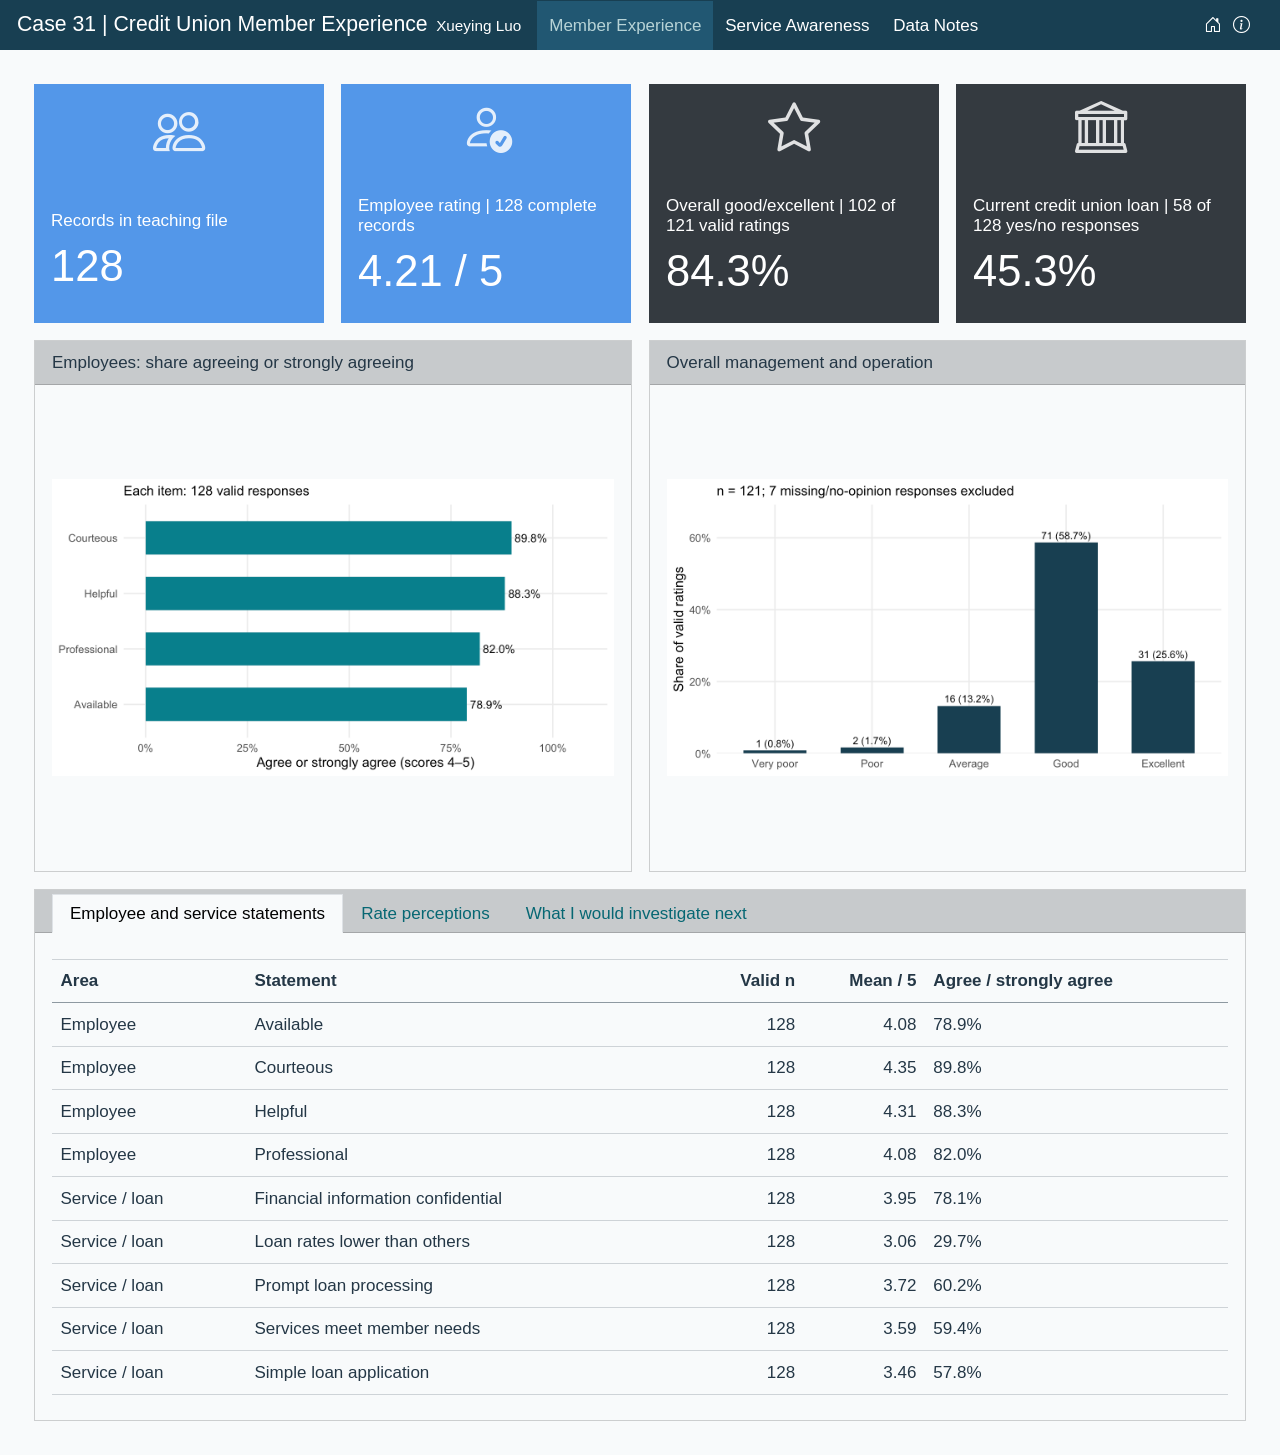
<file: docs/case31-dashboard.html>
<!DOCTYPE html>
<html xmlns="http://www.w3.org/1999/xhtml" lang="en" xml:lang="en"><head>

<meta charset="utf-8">
<meta name="generator" content="quarto-1.10.18">

<meta name="viewport" content="width=device-width, initial-scale=1.0, user-scalable=yes">

<meta name="author" content="Xueying Luo">

<title>Case 31 | Credit Union Member Experience – Xueying Luo</title>
<style>
/* Default styles provided by pandoc.
** See https://pandoc.org/MANUAL.html#variables-for-html for config info.
*/
span.smallcaps{font-variant: small-caps;}
div.columns{display: flex; gap: 1.5em;}
div.column{flex: auto;}
@media screen {
div.columns{gap: min(4vw, 1.5em);}
div.column{overflow-x: auto;}
}
div.hanging-indent{margin-left: 1.5em; text-indent: -1.5em;}
ul.task-list{list-style: none;}
ul.task-list li input[type="checkbox"] {
  width: 0.8em;
  margin: 0 0.8em 0.2em -1em; /* quarto-specific, see https://github.com/quarto-dev/quarto-cli/issues/4556 */ 
  vertical-align: middle;
}
</style>


<script src="site_libs/quarto-nav/quarto-nav.js"></script>
<script src="site_libs/quarto-nav/headroom.min.js"></script>
<script src="site_libs/clipboard/clipboard.min.js"></script>
<script src="site_libs/quarto-search/autocomplete.umd.js"></script>
<script src="site_libs/quarto-search/fuse.min.js"></script>
<script src="site_libs/quarto-search/quarto-search.js"></script>
<meta name="quarto:offset" content="./">
<script src="site_libs/quarto-html/quarto.js" type="module"></script>
<script src="site_libs/quarto-html/tabsets/tabsets.js" type="module"></script>
<script src="site_libs/quarto-html/popper.min.js"></script>
<script src="site_libs/quarto-html/tippy.umd.min.js"></script>
<script src="site_libs/quarto-html/anchor.min.js"></script>
<link href="site_libs/quarto-html/tippy.css" rel="stylesheet">
<link href="site_libs/quarto-html/quarto-syntax-highlighting-64a204ab8560d761af7679ceaba22944.css" rel="stylesheet" class="quarto-color-scheme" id="quarto-text-highlighting-styles">
<link href="site_libs/quarto-html/quarto-syntax-highlighting-dark-b85bc7c33db8c58e0ec93c3465666fed.css" rel="stylesheet" class="quarto-color-scheme quarto-color-alternate" id="quarto-text-highlighting-styles">
<link href="site_libs/quarto-html/quarto-syntax-highlighting-64a204ab8560d761af7679ceaba22944.css" rel="stylesheet" class="quarto-color-scheme-extra" id="quarto-text-highlighting-styles">
<script src="site_libs/bootstrap/bootstrap.min.js"></script>
<link href="site_libs/bootstrap/bootstrap-icons.css" rel="stylesheet">
<link href="site_libs/bootstrap/bootstrap-23d3aae72668887d092b9ca0236a1e62.min.css" rel="stylesheet" append-hash="true" class="quarto-color-scheme" id="quarto-bootstrap" data-mode="light">
<link href="site_libs/bootstrap/bootstrap-dark-23d3aae72668887d092b9ca0236a1e62.min.css" rel="stylesheet" append-hash="true" class="quarto-color-scheme quarto-color-alternate" id="quarto-bootstrap" data-mode="light">
<link href="site_libs/bootstrap/bootstrap-23d3aae72668887d092b9ca0236a1e62.min.css" rel="stylesheet" append-hash="true" class="quarto-color-scheme-extra" id="quarto-bootstrap" data-mode="light">
<script src="site_libs/quarto-dashboard/quarto-dashboard.js"></script>
<script src="site_libs/quarto-dashboard/stickythead.js"></script>



<script src="site_libs/quarto-dashboard/web-components.js" type="module"></script>
<script src="site_libs/quarto-dashboard/components.js"></script>

<script id="quarto-search-options" type="application/json">{
  "location": "navbar",
  "copy-button": false,
  "collapse-after": 3,
  "panel-placement": "end",
  "type": "overlay",
  "limit": 50,
  "keyboard-shortcut": [
    "f",
    "/",
    "s"
  ],
  "show-item-context": false,
  "language": {
    "search-no-results-text": "No results",
    "search-matching-documents-text": "matching documents",
    "search-copy-link-title": "Copy link to search",
    "search-hide-matches-text": "Hide additional matches",
    "search-more-match-text": "more match in this document",
    "search-more-matches-text": "more matches in this document",
    "search-clear-button-title": "Clear",
    "search-text-placeholder": "",
    "search-detached-cancel-button-title": "Cancel",
    "search-submit-button-title": "Submit",
    "search-label": "Search"
  }
}</script>


</head>

<body class="quarto-dashboard fullcontent quarto-light">

<header id="quarto-dashboard-header">
<nav class="navbar navbar-expand-md slim" data-bs-theme="dark">
  <div class="navbar-container container-fluid">
    <button class="navbar-toggler" type="button" data-bs-toggle="collapse" data-bs-target="#dashboard-collapse" aria-controls="dashboard-collapse" aria-expanded="false" aria-label="Toggle navigation">
      <span class="navbar-toggler-icon"></span>
    </button>    


    <div class="navbar-brand-container">


      <div class="navbar-title">
        <div class="navbar-title-text"><a href="#">Case 31 | Credit Union Member Experience</a></div>
        
        <div class="navbar-author">Xueying Luo</div>
      </div>
    </div>
<div id="dashboard-collapse" class="navbar-collapse collapse"><ul class="navbar-nav navbar-nav-scroll me-auto" role="tablist"><li class="nav-item" role="presentation"><a id="tab-member-experience" class="nav-link active" data-bs-toggle="tab" role="tab" data-bs-target="#member-experience" data-scrolling="true" href="#member-experience" aria-controls="member-experience" aria-selected="true"><span class="nav-link-text">Member Experience</span></a></li><li class="nav-item" role="presentation"><a id="tab-service-awareness" class="nav-link" data-bs-toggle="tab" role="tab" data-bs-target="#service-awareness" data-scrolling="true" href="#service-awareness" aria-controls="service-awareness" aria-selected="false"><span class="nav-link-text">Service Awareness</span></a></li><li class="nav-item" role="presentation"><a id="tab-data-notes" class="nav-link" data-bs-toggle="tab" role="tab" data-bs-target="#data-notes" data-scrolling="true" href="#data-notes" aria-controls="data-notes" aria-selected="false"><span class="nav-link-text">Data Notes</span></a></li></ul><div class="quarto-dashboard-links"><a class="quarto-dashboard-link" href="index.html" aria-label="Return to portfolio home"><i class="bi bi-house-door"></i></a><a class="quarto-dashboard-link" href="dashboard.html" aria-label="About this teaching-case dashboard"><i class="bi bi-info-circle"></i></a></div></div></div>
</nav>
</header>
<div id="quarto-search-results"></div>
<!-- content -->
<div id="quarto-content" class="quarto-container page-layout-custom quarto-dashboard-content bslib-gap-spacing html-fill-container dashboard-scrolling quarto-dashboard-pages">
<!-- sidebar -->
<!-- margin-sidebar -->
<!-- main -->

<div class="bslib-grid-item html-fill-item tab-content bslib-grid" data-layout="flow" style="display: grid; grid-template-rows: minmax(3em, 1fr); grid-auto-columns: minmax(0, 1fr);">
<div id="member-experience" class="dashboard-page tab-pane show active html-fill-item html-fill-container" data-orientation="rows" aria-labelledby="tab-member-experience">
<div class="html-fill-item html-fill-container bslib-grid" style="display: grid; grid-template-rows: minmax(3em, max-content) minmax(3em, 1fr) minmax(3em, 1fr); grid-auto-columns: minmax(0, 1fr);">
<div class="html-fill-item html-fill-container bslib-grid" style="display: grid; grid-template-columns: minmax(3em, 1fr) minmax(3em, 1fr) minmax(3em, 1fr) minmax(3em, 1fr);
grid-auto-rows: minmax(0, 1fr);">
<div class="card valuebox cell html-fill-item html-fill-container bslib-card bslib-value-box bg-primary showcase-left-center" data-bslib-card-init="" data-require-bs-caller="card()">
<div class="card-body html-fill-item html-fill-container">
<div class="html-fill-item html-fill-container value-box-grid">
<div class="value-box-showcase html-fill-item html-fill-container">

<i class="bi bi-people"></i></div>
<div class="value-box-area">
<p class="value-box-title">
Records in teaching file
</p>
<p class="value-box-value">
128
</p>
</div>
</div>
</div>
<script data-bslib-card-init="">bslib.Card.initializeAllCards();</script></div><div class="card valuebox cell html-fill-item html-fill-container bslib-card bslib-value-box bg-primary showcase-left-center" data-bslib-card-init="" data-require-bs-caller="card()">
<div class="card-body html-fill-item html-fill-container">
<div data-title="Employee rating | 128 complete records" class="html-fill-item html-fill-container value-box-grid">
<div class="value-box-showcase html-fill-item html-fill-container">

<i class="bi bi-person-check"></i></div>
<div class="value-box-area">
<p class="value-box-title">
Employee rating | 128 complete records
</p>
<p class="value-box-value">
4.21 / 5
</p>
</div>
</div>
</div>
<script data-bslib-card-init="">bslib.Card.initializeAllCards();</script></div><div class="card valuebox cell html-fill-item html-fill-container bslib-card bslib-value-box bg-secondary showcase-left-center" data-bslib-card-init="" data-require-bs-caller="card()">
<div class="card-body html-fill-item html-fill-container">
<div data-title="Overall good/excellent | 102 of 121 valid ratings" class="html-fill-item html-fill-container value-box-grid">
<div class="value-box-showcase html-fill-item html-fill-container">

<i class="bi bi-star"></i></div>
<div class="value-box-area">
<p class="value-box-title">
Overall good/excellent | 102 of 121 valid ratings
</p>
<p class="value-box-value">
84.3%
</p>
</div>
</div>
</div>
<script data-bslib-card-init="">bslib.Card.initializeAllCards();</script></div><div class="card valuebox cell html-fill-item html-fill-container bslib-card bslib-value-box bg-secondary showcase-left-center" data-bslib-card-init="" data-require-bs-caller="card()">
<div class="card-body html-fill-item html-fill-container">
<div data-title="Current credit union loan | 58 of 128 yes/no responses" class="html-fill-item html-fill-container value-box-grid">
<div class="value-box-showcase html-fill-item html-fill-container">

<i class="bi bi-bank"></i></div>
<div class="value-box-area">
<p class="value-box-title">
Current credit union loan | 58 of 128 yes/no responses
</p>
<p class="value-box-value">
45.3%
</p>
</div>
</div>
</div>
<script data-bslib-card-init="">bslib.Card.initializeAllCards();</script></div>
</div>
<div class="html-fill-item html-fill-container bslib-grid" style="display: grid; grid-template-columns: minmax(3em, 1fr) minmax(3em, 1fr);
grid-auto-rows: minmax(0, 1fr);">
<div class="card cell html-fill-item html-fill-container bslib-card" data-title="Employees: share agreeing or strongly agreeing" data-bslib-card-init="" data-require-bs-caller="card()" data-full-screen="false">
<div class="card-header"><div class="card-title"><span style="display: inline">
Employees: share agreeing or strongly agreeing
</span></div></div>
<div class="card-body html-fill-item html-fill-container">
<div class="cell-output-display html-fill-item html-fill-container">
<img src="case31-dashboard_files/figure-html/employee-chart-1.png" class="img-fluid quarto-dashboard-img-contain" alt="Agreement with employee statements: courteous 89.8%, helpful 88.3%, professional 82.0%, and available 78.9%. Each item has 128 responses.">
</div>
</div>
<bslib-tooltip placement="auto" bsoptions="[]" data-require-bs-version="5" data-require-bs-caller="tooltip()">
    <template>Expand</template>
    <span class="bslib-full-screen-enter badge rounded-pill">
        <svg xmlns="http://www.w3.org/2000/svg" viewbox="0 0 24 24" style="height:1em;width:1em;" aria-hidden="true" role="img"><path d="M20 5C20 4.4 19.6 4 19 4H13C12.4 4 12 3.6 12 3C12 2.4 12.4 2 13 2H21C21.6 2 22 2.4 22 3V11C22 11.6 21.6 12 21 12C20.4 12 20 11.6 20 11V5ZM4 19C4 19.6 4.4 20 5 20H11C11.6 20 12 20.4 12 21C12 21.6 11.6 22 11 22H3C2.4 22 2 21.6 2 21V13C2 12.4 2.4 12 3 12C3.6 12 4 12.4 4 13V19Z"></path></svg>
    </span>
</bslib-tooltip><script data-bslib-card-init="">bslib.Card.initializeAllCards();</script></div><div class="card cell html-fill-item html-fill-container bslib-card" data-title="Overall management and operation" data-bslib-card-init="" data-require-bs-caller="card()" data-full-screen="false">
<div class="card-header"><div class="card-title"><span style="display: inline">
Overall management and operation
</span></div></div>
<div class="card-body html-fill-item html-fill-container">
<div class="cell-output-display html-fill-item html-fill-container">
<img src="case31-dashboard_files/figure-html/overall-chart-1.png" class="img-fluid quarto-dashboard-img-contain" alt="Overall ratings: very poor 1, poor 2, average 16, good 71, excellent 31. Seven records have no valid overall rating.">
</div>
</div>
<bslib-tooltip placement="auto" bsoptions="[]" data-require-bs-version="5" data-require-bs-caller="tooltip()">
    <template>Expand</template>
    <span class="bslib-full-screen-enter badge rounded-pill">
        <svg xmlns="http://www.w3.org/2000/svg" viewbox="0 0 24 24" style="height:1em;width:1em;" aria-hidden="true" role="img"><path d="M20 5C20 4.4 19.6 4 19 4H13C12.4 4 12 3.6 12 3C12 2.4 12.4 2 13 2H21C21.6 2 22 2.4 22 3V11C22 11.6 21.6 12 21 12C20.4 12 20 11.6 20 11V5ZM4 19C4 19.6 4.4 20 5 20H11C11.6 20 12 20.4 12 21C12 21.6 11.6 22 11 22H3C2.4 22 2 21.6 2 21V13C2 12.4 2.4 12 3 12C3.6 12 4 12.4 4 13V19Z"></path></svg>
    </span>
</bslib-tooltip><script data-bslib-card-init="">bslib.Card.initializeAllCards();</script></div>
</div>
<div class="card tabset html-fill-item html-fill-container bslib-card" data-bslib-card-init="" data-require-bs-caller="card()" data-full-screen="false">
<div class="card-header dashboard-card-no-title bslib-navs-card-title">

<ul class="nav nav-tabs card-header-tabs" role="tablist" data-tabsetid="card-tabset-7"><li class="nav-item" role="presentation"><a href="#card-tabset-7-1" role="tab" data-toggle="tab" data-bs-toggle="tab" data-value="Employee and service statements" aria-selected="true" class="nav-link active">Employee and service statements</a></li><li class="nav-item" role="presentation"><a href="#card-tabset-7-2" role="tab" data-toggle="tab" data-bs-toggle="tab" data-value="Rate perceptions" aria-selected="false" class="nav-link">Rate perceptions</a></li><li class="nav-item" role="presentation"><a href="#card-tabset-7-3" role="tab" data-toggle="tab" data-bs-toggle="tab" data-value="What I would investigate next" aria-selected="false" class="nav-link">What I would investigate next</a></li></ul></div>



<div class="tab-content html-fill-item html-fill-container" data-tabset-id="card-tabset-7"><div class="tab-pane active show html-fill-item html-fill-container" role="tabpanel" id="card-tabset-7-1"><div class="card-body html-fill-item html-fill-container" data-title="Employee and service statements">
<div class="cell-output-display html-fill-item html-fill-container">
<table class="caption-top table">
<colgroup>
<col style="width: 16%">
<col style="width: 38%">
<col style="width: 8%">
<col style="width: 10%">
<col style="width: 25%">
</colgroup>
<thead>
<tr class="header">
<th style="text-align: left;">Area</th>
<th style="text-align: left;">Statement</th>
<th style="text-align: right;">Valid n</th>
<th style="text-align: right;">Mean / 5</th>
<th style="text-align: left;">Agree / strongly agree</th>
</tr>
</thead>
<tbody>
<tr class="odd">
<td style="text-align: left;">Employee</td>
<td style="text-align: left;">Available</td>
<td style="text-align: right;">128</td>
<td style="text-align: right;">4.08</td>
<td style="text-align: left;">78.9%</td>
</tr>
<tr class="even">
<td style="text-align: left;">Employee</td>
<td style="text-align: left;">Courteous</td>
<td style="text-align: right;">128</td>
<td style="text-align: right;">4.35</td>
<td style="text-align: left;">89.8%</td>
</tr>
<tr class="odd">
<td style="text-align: left;">Employee</td>
<td style="text-align: left;">Helpful</td>
<td style="text-align: right;">128</td>
<td style="text-align: right;">4.31</td>
<td style="text-align: left;">88.3%</td>
</tr>
<tr class="even">
<td style="text-align: left;">Employee</td>
<td style="text-align: left;">Professional</td>
<td style="text-align: right;">128</td>
<td style="text-align: right;">4.08</td>
<td style="text-align: left;">82.0%</td>
</tr>
<tr class="odd">
<td style="text-align: left;">Service / loan</td>
<td style="text-align: left;">Financial information confidential</td>
<td style="text-align: right;">128</td>
<td style="text-align: right;">3.95</td>
<td style="text-align: left;">78.1%</td>
</tr>
<tr class="even">
<td style="text-align: left;">Service / loan</td>
<td style="text-align: left;">Loan rates lower than others</td>
<td style="text-align: right;">128</td>
<td style="text-align: right;">3.06</td>
<td style="text-align: left;">29.7%</td>
</tr>
<tr class="odd">
<td style="text-align: left;">Service / loan</td>
<td style="text-align: left;">Prompt loan processing</td>
<td style="text-align: right;">128</td>
<td style="text-align: right;">3.72</td>
<td style="text-align: left;">60.2%</td>
</tr>
<tr class="even">
<td style="text-align: left;">Service / loan</td>
<td style="text-align: left;">Services meet member needs</td>
<td style="text-align: right;">128</td>
<td style="text-align: right;">3.59</td>
<td style="text-align: left;">59.4%</td>
</tr>
<tr class="odd">
<td style="text-align: left;">Service / loan</td>
<td style="text-align: left;">Simple loan application</td>
<td style="text-align: right;">128</td>
<td style="text-align: right;">3.46</td>
<td style="text-align: left;">57.8%</td>
</tr>
</tbody>
</table>
</div>
</div></div><div class="tab-pane html-fill-item html-fill-container" role="tabpanel" id="card-tabset-7-2"><div class="card-body html-fill-item html-fill-container" data-title="Rate perceptions">
<div class="cell-output-display html-fill-item html-fill-container">
<img src="case31-dashboard_files/figure-html/rates-chart-1.png" class="img-fluid quarto-dashboard-img-contain" alt="Savings and borrowing rates are shown separately from very low to very high. Average is the most common response for both. Valid counts are 118 for savings and 107 for borrowing.">
</div>
</div></div><div class="tab-pane html-fill-item html-fill-container" role="tabpanel" id="card-tabset-7-3"><div class="card-body html-fill-item html-fill-container" data-title="What I would investigate next">
<p>Availability has the lowest agreement of the four employee items. I’d ask members when they had trouble reaching someone before suggesting a staffing or scheduling change. These are historical teaching data, so this isn’t a report on a credit union’s current performance.</p>
</div></div></div><bslib-tooltip placement="auto" bsoptions="[]" data-require-bs-version="5" data-require-bs-caller="tooltip()">
    <template>Expand</template>
    <span class="bslib-full-screen-enter badge rounded-pill">
        <svg xmlns="http://www.w3.org/2000/svg" viewbox="0 0 24 24" style="height:1em;width:1em;" aria-hidden="true" role="img"><path d="M20 5C20 4.4 19.6 4 19 4H13C12.4 4 12 3.6 12 3C12 2.4 12.4 2 13 2H21C21.6 2 22 2.4 22 3V11C22 11.6 21.6 12 21 12C20.4 12 20 11.6 20 11V5ZM4 19C4 19.6 4.4 20 5 20H11C11.6 20 12 20.4 12 21C12 21.6 11.6 22 11 22H3C2.4 22 2 21.6 2 21V13C2 12.4 2.4 12 3 12C3.6 12 4 12.4 4 13V19Z"></path></svg>
    </span>
</bslib-tooltip><script data-bslib-card-init="">bslib.Card.initializeAllCards();</script></div>
</div>
</div>
<div id="service-awareness" class="dashboard-page tab-pane grid-skip html-fill-item html-fill-container" data-orientation="rows" aria-labelledby="tab-service-awareness">
<div class="html-fill-item html-fill-container bslib-grid" style="display: grid; grid-template-rows: minmax(3em, 1fr) minmax(3em, 1fr); grid-auto-columns: minmax(0, 1fr);">
<div class="html-fill-item html-fill-container bslib-grid" style="display: grid; grid-template-columns: minmax(3em, 1fr);
grid-auto-rows: minmax(0, 1fr);">
<div class="card cell html-fill-item html-fill-container bslib-card" data-title="Which services are known and used?" data-bslib-card-init="" data-require-bs-caller="card()" data-full-screen="false">
<div class="card-header"><div class="card-title"><span style="display: inline">
Which services are known and used?
</span></div></div>
<div class="card-body html-fill-item html-fill-container">
<div class="cell-output-display html-fill-item html-fill-container">
<img src="case31-dashboard_files/figure-html/awareness-chart-1.png" class="img-fluid quarto-dashboard-img-contain" alt="Stacked bars compare 14 services across unaware, aware but not used, and aware and used. Regular share accounts and IRA loans have the largest unaware shares in the supplied prepared coding.">
</div>
</div>
<bslib-tooltip placement="auto" bsoptions="[]" data-require-bs-version="5" data-require-bs-caller="tooltip()">
    <template>Expand</template>
    <span class="bslib-full-screen-enter badge rounded-pill">
        <svg xmlns="http://www.w3.org/2000/svg" viewbox="0 0 24 24" style="height:1em;width:1em;" aria-hidden="true" role="img"><path d="M20 5C20 4.4 19.6 4 19 4H13C12.4 4 12 3.6 12 3C12 2.4 12.4 2 13 2H21C21.6 2 22 2.4 22 3V11C22 11.6 21.6 12 21 12C20.4 12 20 11.6 20 11V5ZM4 19C4 19.6 4.4 20 5 20H11C11.6 20 12 20.4 12 21C12 21.6 11.6 22 11 22H3C2.4 22 2 21.6 2 21V13C2 12.4 2.4 12 3 12C3.6 12 4 12.4 4 13V19Z"></path></svg>
    </span>
</bslib-tooltip><script data-bslib-card-init="">bslib.Card.initializeAllCards();</script></div>
</div>
<div class="html-fill-item html-fill-container bslib-grid" style="display: grid; grid-template-columns: minmax(3em, 1fr);
grid-auto-rows: minmax(0, 1fr);">
<div class="card html-fill-item html-fill-container bslib-card" data-title="Awareness and use by service" data-bslib-card-init="" data-require-bs-caller="card()" data-full-screen="false">
<div class="card-header"><div class="card-title"><span style="display: inline">
Awareness and use by service
</span></div></div>
<div class="cell card-body html-fill-item html-fill-container">
<div class="cell-output-display html-fill-item html-fill-container">
<table class="caption-top table table-sm table-striped small">
<colgroup>
<col style="width: 31%">
<col style="width: 9%">
<col style="width: 9%">
<col style="width: 18%">
<col style="width: 5%">
<col style="width: 14%">
<col style="width: 10%">
</colgroup>
<thead>
<tr class="header">
<th style="text-align: left;">Service</th>
<th style="text-align: right;">Valid n</th>
<th style="text-align: right;">Unaware</th>
<th style="text-align: right;">Aware; not used</th>
<th style="text-align: right;">Used</th>
<th style="text-align: left;">Unaware (%)</th>
<th style="text-align: left;">Used (%)</th>
</tr>
</thead>
<tbody>
<tr class="odd">
<td style="text-align: left;">Regular share account</td>
<td style="text-align: right;">128</td>
<td style="text-align: right;">83</td>
<td style="text-align: right;">32</td>
<td style="text-align: right;">13</td>
<td style="text-align: left;">64.8%</td>
<td style="text-align: left;">10.2%</td>
</tr>
<tr class="even">
<td style="text-align: left;">IRA loans</td>
<td style="text-align: right;">128</td>
<td style="text-align: right;">78</td>
<td style="text-align: right;">46</td>
<td style="text-align: right;">4</td>
<td style="text-align: left;">60.9%</td>
<td style="text-align: left;">3.1%</td>
</tr>
<tr class="odd">
<td style="text-align: left;">Share collateralized loans</td>
<td style="text-align: right;">128</td>
<td style="text-align: right;">69</td>
<td style="text-align: right;">57</td>
<td style="text-align: right;">2</td>
<td style="text-align: left;">53.9%</td>
<td style="text-align: left;">1.6%</td>
</tr>
<tr class="even">
<td style="text-align: left;">Recreational loans</td>
<td style="text-align: right;">128</td>
<td style="text-align: right;">55</td>
<td style="text-align: right;">60</td>
<td style="text-align: right;">13</td>
<td style="text-align: left;">43.0%</td>
<td style="text-align: left;">10.2%</td>
</tr>
<tr class="odd">
<td style="text-align: left;">Special subaccounts</td>
<td style="text-align: right;">128</td>
<td style="text-align: right;">46</td>
<td style="text-align: right;">70</td>
<td style="text-align: right;">12</td>
<td style="text-align: left;">35.9%</td>
<td style="text-align: left;">9.4%</td>
</tr>
<tr class="even">
<td style="text-align: left;">Christmas club account</td>
<td style="text-align: right;">128</td>
<td style="text-align: right;">42</td>
<td style="text-align: right;">75</td>
<td style="text-align: right;">11</td>
<td style="text-align: left;">32.8%</td>
<td style="text-align: left;">8.6%</td>
</tr>
<tr class="odd">
<td style="text-align: left;">Household goods loans</td>
<td style="text-align: right;">128</td>
<td style="text-align: right;">37</td>
<td style="text-align: right;">80</td>
<td style="text-align: right;">11</td>
<td style="text-align: left;">28.9%</td>
<td style="text-align: left;">8.6%</td>
</tr>
<tr class="even">
<td style="text-align: left;">IRA account</td>
<td style="text-align: right;">128</td>
<td style="text-align: right;">35</td>
<td style="text-align: right;">64</td>
<td style="text-align: right;">29</td>
<td style="text-align: left;">27.3%</td>
<td style="text-align: left;">22.7%</td>
</tr>
<tr class="odd">
<td style="text-align: left;">Older model car loans</td>
<td style="text-align: right;">128</td>
<td style="text-align: right;">33</td>
<td style="text-align: right;">83</td>
<td style="text-align: right;">12</td>
<td style="text-align: left;">25.8%</td>
<td style="text-align: left;">9.4%</td>
</tr>
<tr class="even">
<td style="text-align: left;">MasterCard credit card</td>
<td style="text-align: right;">128</td>
<td style="text-align: right;">15</td>
<td style="text-align: right;">57</td>
<td style="text-align: right;">56</td>
<td style="text-align: left;">11.7%</td>
<td style="text-align: left;">43.8%</td>
</tr>
<tr class="odd">
<td style="text-align: left;">Late model car loans</td>
<td style="text-align: right;">128</td>
<td style="text-align: right;">12</td>
<td style="text-align: right;">102</td>
<td style="text-align: right;">14</td>
<td style="text-align: left;">9.4%</td>
<td style="text-align: left;">10.9%</td>
</tr>
<tr class="even">
<td style="text-align: left;">New car loans</td>
<td style="text-align: right;">128</td>
<td style="text-align: right;">5</td>
<td style="text-align: right;">99</td>
<td style="text-align: right;">24</td>
<td style="text-align: left;">3.9%</td>
<td style="text-align: left;">18.8%</td>
</tr>
<tr class="odd">
<td style="text-align: left;">Signature loans</td>
<td style="text-align: right;">128</td>
<td style="text-align: right;">5</td>
<td style="text-align: right;">104</td>
<td style="text-align: right;">19</td>
<td style="text-align: left;">3.9%</td>
<td style="text-align: left;">14.8%</td>
</tr>
<tr class="even">
<td style="text-align: left;">Line of credit loans</td>
<td style="text-align: right;">128</td>
<td style="text-align: right;">0</td>
<td style="text-align: right;">80</td>
<td style="text-align: right;">48</td>
<td style="text-align: left;">0.0%</td>
<td style="text-align: left;">37.5%</td>
</tr>
</tbody>
</table>
</div>
</div>
<div class="card-body html-fill-item html-fill-container">
<strong>Before choosing an outreach topic</strong>
<p>Regular share accounts and IRA loans have the largest unaware shares in this prepared file. I’d check the question wording and coding first, especially because the regular share account result seems surprising. I’ve kept the values as supplied.</p>
<p>Knowing about a service and choosing not to use it is different from never having heard of it. I’d ask about members’ needs and reasons for nonuse before deciding what information to send them.</p>
</div>
<bslib-tooltip placement="auto" bsoptions="[]" data-require-bs-version="5" data-require-bs-caller="tooltip()">
    <template>Expand</template>
    <span class="bslib-full-screen-enter badge rounded-pill">
        <svg xmlns="http://www.w3.org/2000/svg" viewbox="0 0 24 24" style="height:1em;width:1em;" aria-hidden="true" role="img"><path d="M20 5C20 4.4 19.6 4 19 4H13C12.4 4 12 3.6 12 3C12 2.4 12.4 2 13 2H21C21.6 2 22 2.4 22 3V11C22 11.6 21.6 12 21 12C20.4 12 20 11.6 20 11V5ZM4 19C4 19.6 4.4 20 5 20H11C11.6 20 12 20.4 12 21C12 21.6 11.6 22 11 22H3C2.4 22 2 21.6 2 21V13C2 12.4 2.4 12 3 12C3.6 12 4 12.4 4 13V19Z"></path></svg>
    </span>
</bslib-tooltip><script data-bslib-card-init="">bslib.Card.initializeAllCards();</script></div>
</div>
</div>
</div>
<div id="data-notes" class="dashboard-page tab-pane grid-skip html-fill-item html-fill-container" data-orientation="rows" aria-labelledby="tab-data-notes">
<div class="html-fill-item html-fill-container bslib-grid" style="display: grid; grid-template-rows: minmax(3em, 1fr); grid-auto-columns: minmax(0, 1fr);">
<div class="html-fill-item html-fill-container bslib-grid" style="display: grid; grid-template-columns: minmax(3em, 1fr);
grid-auto-rows: minmax(0, 1fr);">
<div class="card html-fill-item html-fill-container bslib-card" data-title="Source, definitions, and missing answers" data-bslib-card-init="" data-require-bs-caller="card()" data-full-screen="false">
<div class="card-header"><div class="card-title"><span style="display: inline">
Source, definitions, and missing answers
</span></div></div>
<div class="card-body html-fill-item html-fill-container">
<strong>Source and scope</strong>
<p>This dashboard uses <code>data/case31_prepared.xlsx</code>, an unchanged copy of <code>Case 31 Data_efcu_Prepped.xlsx</code> supplied in the course repository.</p>
<p><strong>Source:</strong> Jae Min Jung, <a href="https://github.com/jaejungca/case31">Employees Federal Credit Union Case</a>, <a href="https://creativecommons.org/licenses/by/4.0/">CC BY 4.0</a>. I used the instructor’s preparation QMD to check the labels and recodes, then made the summaries, charts, and dashboard pages shown here.</p>
<p>The workbook has <strong>128 rows</strong>. The accompanying printed case describes 125 returns, with two excluded, implying 123 usable returns. I couldn’t resolve that difference from the supplied materials, so I use the workbook’s 128 records and don’t calculate a survey response rate.</p>
<strong>How to read the measures</strong>
<table class="caption-top table">
<colgroup>
<col style="width: 50%">
<col style="width: 50%">
</colgroup>
<thead>
<tr class="header">
<th>Measure</th>
<th>Fields and definition</th>
</tr>
</thead>
<tbody>
<tr class="odd">
<td>Employee items</td>
<td><code>q3</code>–<code>q6</code>: courteous, helpful, professional, available. 1 strongly disagree to 5 strongly agree.</td>
</tr>
<tr class="even">
<td>Employee composite</td>
<td><code>at_emp</code> in the prepared file is each record’s mean of the four employee items. I average that column; all four items are complete here.</td>
</tr>
<tr class="odd">
<td>Service / loan agreement</td>
<td><code>q30</code>–<code>q34</code>: 1 strongly disagree to 5 strongly agree. Agreement percentage combines 4 and 5.</td>
</tr>
<tr class="even">
<td>Overall management/operation</td>
<td>Prepared <code>q37r</code>: 1 very poor to 5 excellent. Good/excellent combines 4 and 5, among valid ratings.</td>
</tr>
<tr class="odd">
<td>Savings and borrowing rates</td>
<td>Prepared <code>q7r</code>, <code>q8r</code>: 1 very low to 5 very high. Borrowing-rate direction is not a satisfaction scale.</td>
</tr>
<tr class="even">
<td>Awareness and use</td>
<td>Prepared <code>q13r</code>–<code>q26r</code>: 1 unaware, 2 aware but not used, 3 aware and used.</td>
</tr>
<tr class="odd">
<td>Current credit union loan</td>
<td><code>q27</code>: 1 yes, 2 no; any missing or no-answer code is excluded from the yes/no denominator.</td>
</tr>
</tbody>
</table>
<p>Prepared fields ending in <code>r</code> are already recoded; this dashboard does not reverse them again. Each percentage uses the valid answers for that question. Missing answers stay missing. For the rate and overall questions, blanks in the prepared file include no-opinion/no-answer responses; I can’t tell those reasons apart from the blank cells alone.</p>
<p>Agreement combines scores 4 and 5. Each employee, service-agreement, and awareness item has 128 valid answers. In the awareness table, the three response columns are counts; the last two columns show percentages.</p>
<strong>How many answers went into each result?</strong>
</div>
<div class="cell card-body html-fill-item html-fill-container">
<div class="cell-output-display html-fill-item html-fill-container">
<table class="caption-top table table-sm table-striped small">
<colgroup>
<col style="width: 38%">
<col style="width: 17%">
<col style="width: 18%">
<col style="width: 25%">
</colgroup>
<thead>
<tr class="header">
<th style="text-align: left;">Measure</th>
<th style="text-align: right;">File records</th>
<th style="text-align: right;">Valid answers</th>
<th style="text-align: right;">Missing / excluded</th>
</tr>
</thead>
<tbody>
<tr class="odd">
<td style="text-align: left;">Employee average</td>
<td style="text-align: right;">128</td>
<td style="text-align: right;">128</td>
<td style="text-align: right;">0</td>
</tr>
<tr class="even">
<td style="text-align: left;">Savings rates</td>
<td style="text-align: right;">128</td>
<td style="text-align: right;">118</td>
<td style="text-align: right;">10</td>
</tr>
<tr class="odd">
<td style="text-align: left;">Borrowing rates</td>
<td style="text-align: right;">128</td>
<td style="text-align: right;">107</td>
<td style="text-align: right;">21</td>
</tr>
<tr class="even">
<td style="text-align: left;">Overall management/operation</td>
<td style="text-align: right;">128</td>
<td style="text-align: right;">121</td>
<td style="text-align: right;">7</td>
</tr>
<tr class="odd">
<td style="text-align: left;">Current loan status</td>
<td style="text-align: right;">128</td>
<td style="text-align: right;">128</td>
<td style="text-align: right;">0</td>
</tr>
</tbody>
</table>
</div>
</div>
<div class="card-body html-fill-item html-fill-container">
<strong>What the dashboard supports</strong>
<p>The charts describe the records in this file. They don’t tell me what caused a rating or whether all members would answer the same way. I show rating distributions and agreement percentages alongside the means so readers can see more than one average.</p>
<p>Before using these results for outreach, I’d check the sample count and coding, confirm the services offered, and ask why members haven’t used them.</p>
<p>The dashboard is rendered with R and Quarto. Its plots are static; the page navigation and tabs work in the browser without a Shiny server.</p>
<p><a href="dashboard.html">About this practice project</a> · <a href="index.html">Return to portfolio</a></p>
</div>
<bslib-tooltip placement="auto" bsoptions="[]" data-require-bs-version="5" data-require-bs-caller="tooltip()">
    <template>Expand</template>
    <span class="bslib-full-screen-enter badge rounded-pill">
        <svg xmlns="http://www.w3.org/2000/svg" viewbox="0 0 24 24" style="height:1em;width:1em;" aria-hidden="true" role="img"><path d="M20 5C20 4.4 19.6 4 19 4H13C12.4 4 12 3.6 12 3C12 2.4 12.4 2 13 2H21C21.6 2 22 2.4 22 3V11C22 11.6 21.6 12 21 12C20.4 12 20 11.6 20 11V5ZM4 19C4 19.6 4.4 20 5 20H11C11.6 20 12 20.4 12 21C12 21.6 11.6 22 11 22H3C2.4 22 2 21.6 2 21V13C2 12.4 2.4 12 3 12C3.6 12 4 12.4 4 13V19Z"></path></svg>
    </span>
</bslib-tooltip><script data-bslib-card-init="">bslib.Card.initializeAllCards();</script></div><div id="3ade8a4a-fb1d-4a6c-8409-ac45482d5fc9" class="hidden html-fill-item html-fill-container">

</div>
</div>
</div>
</div>
</div>


<script id="quarto-html-after-body" type="application/javascript">
  window.document.addEventListener("DOMContentLoaded", function (event) {
    const icon = "";
    const anchorJS = new window.AnchorJS();
    anchorJS.options = {
      placement: 'right',
      icon: icon
    };
    anchorJS.add('.anchored');
    const isCodeAnnotation = (el) => {
      for (const clz of el.classList) {
        if (clz.startsWith('code-annotation-')) {                     
          return true;
        }
      }
      return false;
    }
    const onCopySuccess = function(e) {
      // button target
      const button = e.trigger;
      // don't keep focus
      button.blur();
      // flash "checked"
      button.classList.add('code-copy-button-checked');
      var currentTitle = button.getAttribute("title");
      button.setAttribute("title", "Copied!");
      let tooltip;
      if (window.bootstrap) {
        button.setAttribute("data-bs-toggle", "tooltip");
        button.setAttribute("data-bs-placement", "left");
        button.setAttribute("data-bs-title", "Copied!");
        tooltip = new bootstrap.Tooltip(button, 
          { trigger: "manual", 
            customClass: "code-copy-button-tooltip",
            offset: [0, -8]});
        tooltip.show();    
      }
      setTimeout(function() {
        if (tooltip) {
          tooltip.hide();
          button.removeAttribute("data-bs-title");
          button.removeAttribute("data-bs-toggle");
          button.removeAttribute("data-bs-placement");
        }
        button.setAttribute("title", currentTitle);
        button.classList.remove('code-copy-button-checked');
      }, 1000);
      // clear code selection
      e.clearSelection();
    }
    const getTextToCopy = function(trigger) {
      const outerScaffold = trigger.parentElement.cloneNode(true);
      const codeEl = outerScaffold.querySelector('code');
      for (const childEl of codeEl.children) {
        if (isCodeAnnotation(childEl)) {
          childEl.remove();
        }
      }
      return codeEl.innerText;
    }
    const clipboard = new window.ClipboardJS('.code-copy-button:not([data-in-quarto-modal])', {
      text: getTextToCopy
    });
    clipboard.on('success', onCopySuccess);
    if (window.document.getElementById('quarto-embedded-source-code-modal')) {
      const clipboardModal = new window.ClipboardJS('.code-copy-button[data-in-quarto-modal]', {
        text: getTextToCopy,
        container: window.document.getElementById('quarto-embedded-source-code-modal')
      });
      clipboardModal.on('success', onCopySuccess);
    }
      var localhostRegex = new RegExp(/^(?:http|https):\/\/localhost\:?[0-9]*\//);
      var mailtoRegex = new RegExp(/^mailto:/);
        var filterRegex = new RegExp('/' + window.location.host + '/');
      var isInternal = (href) => {
          return filterRegex.test(href) || localhostRegex.test(href) || mailtoRegex.test(href);
      }
      // Inspect non-navigation links and adorn them if external
     var links = window.document.querySelectorAll('a[href]:not(.nav-link):not(.navbar-brand):not(.toc-action):not(.sidebar-link):not(.sidebar-item-toggle):not(.pagination-link):not(.no-external):not([aria-hidden]):not(.dropdown-item):not(.quarto-navigation-tool):not(.about-link)');
      for (var i=0; i<links.length; i++) {
        const link = links[i];
        if (!isInternal(link.href)) {
          // undo the damage that might have been done by quarto-nav.js in the case of
          // links that we want to consider external
          if (link.dataset.originalHref !== undefined) {
            link.href = link.dataset.originalHref;
          }
        }
      }
    function tippyHover(el, contentFn, onTriggerFn, onUntriggerFn) {
      const config = {
        allowHTML: true,
        maxWidth: 500,
        delay: 100,
        arrow: false,
        appendTo: function(el) {
            return el.parentElement;
        },
        interactive: true,
        interactiveBorder: 10,
        theme: 'quarto',
        placement: 'bottom-start',
      };
      if (contentFn) {
        config.content = contentFn;
      }
      if (onTriggerFn) {
        config.onTrigger = onTriggerFn;
      }
      if (onUntriggerFn) {
        config.onUntrigger = onUntriggerFn;
      }
      window.tippy(el, config); 
    }
    const noterefs = window.document.querySelectorAll('a[role="doc-noteref"]');
    for (var i=0; i<noterefs.length; i++) {
      const ref = noterefs[i];
      tippyHover(ref, function() {
        // use id or data attribute instead here
        let href = ref.getAttribute('data-footnote-href') || ref.getAttribute('href');
        try { href = new URL(href).hash; } catch {}
        const id = href.replace(/^#\/?/, "");
        const note = window.document.getElementById(id);
        if (note) {
          return note.innerHTML;
        } else {
          return "";
        }
      });
    }
    const xrefs = window.document.querySelectorAll('a.quarto-xref');
    const processXRef = (id, note) => {
      // Strip column container classes
      const stripColumnClz = (el) => {
        el.classList.remove("page-full", "page-columns");
        if (el.children) {
          for (const child of el.children) {
            stripColumnClz(child);
          }
        }
      }
      stripColumnClz(note)
      if (id === null || id.startsWith('sec-')) {
        // Special case sections, only their first couple elements
        const container = document.createElement("div");
        if (note.children && note.children.length > 2) {
          container.appendChild(note.children[0].cloneNode(true));
          for (let i = 1; i < note.children.length; i++) {
            const child = note.children[i];
            if (child.tagName === "P" && child.innerText === "") {
              continue;
            } else {
              container.appendChild(child.cloneNode(true));
              break;
            }
          }
          if (window.Quarto?.typesetMath) {
            window.Quarto.typesetMath(container);
          }
          return container.innerHTML
        } else {
          if (window.Quarto?.typesetMath) {
            window.Quarto.typesetMath(note);
          }
          return note.innerHTML;
        }
      } else {
        // Remove any anchor links if they are present
        const anchorLink = note.querySelector('a.anchorjs-link');
        if (anchorLink) {
          anchorLink.remove();
        }
        if (window.Quarto?.typesetMath) {
          window.Quarto.typesetMath(note);
        }
        if (note.classList.contains("callout")) {
          return note.outerHTML;
        } else {
          return note.innerHTML;
        }
      }
    }
    for (var i=0; i<xrefs.length; i++) {
      const xref = xrefs[i];
      tippyHover(xref, undefined, function(instance) {
        instance.disable();
        let url = xref.getAttribute('href');
        let hash = undefined; 
        if (url.startsWith('#')) {
          hash = url;
        } else {
          try { hash = new URL(url).hash; } catch {}
        }
        if (hash) {
          const id = hash.replace(/^#\/?/, "");
          const note = window.document.getElementById(id);
          if (note !== null) {
            try {
              const html = processXRef(id, note.cloneNode(true));
              instance.setContent(html);
            } finally {
              instance.enable();
              instance.show();
            }
          } else {
            // See if we can fetch this
            fetch(url.split('#')[0])
            .then(res => res.text())
            .then(html => {
              const parser = new DOMParser();
              const htmlDoc = parser.parseFromString(html, "text/html");
              const note = htmlDoc.getElementById(id);
              if (note !== null) {
                const html = processXRef(id, note);
                instance.setContent(html);
              } 
            }).finally(() => {
              instance.enable();
              instance.show();
            });
          }
        } else {
          // See if we can fetch a full url (with no hash to target)
          // This is a special case and we should probably do some content thinning / targeting
          fetch(url)
          .then(res => res.text())
          .then(html => {
            const parser = new DOMParser();
            const htmlDoc = parser.parseFromString(html, "text/html");
            const note = htmlDoc.querySelector('main.content');
            if (note !== null) {
              // This should only happen for chapter cross references
              // (since there is no id in the URL)
              // remove the first header
              if (note.children.length > 0 && note.children[0].tagName === "HEADER") {
                note.children[0].remove();
              }
              const html = processXRef(null, note);
              instance.setContent(html);
            } 
          }).finally(() => {
            instance.enable();
            instance.show();
          });
        }
      }, function(instance) {
      });
    }
        let selectedAnnoteEl;
        const selectorForAnnotation = ( cell, annotation) => {
          let cellAttr = 'data-code-cell="' + cell + '"';
          let lineAttr = 'data-code-annotation="' +  annotation + '"';
          const selector = 'span[' + cellAttr + '][' + lineAttr + ']';
          return selector;
        }
        const selectCodeLines = (annoteEl) => {
          const doc = window.document;
          const targetCell = annoteEl.getAttribute("data-target-cell");
          const targetAnnotation = annoteEl.getAttribute("data-target-annotation");
          const annoteSpan = window.document.querySelector(selectorForAnnotation(targetCell, targetAnnotation));
          const lines = annoteSpan.getAttribute("data-code-lines").split(",");
          const lineIds = lines.map((line) => {
            return targetCell + "-" + line;
          })
          let top = null;
          let height = null;
          let parent = null;
          if (lineIds.length > 0) {
              //compute the position of the single el (top and bottom and make a div)
              const el = window.document.getElementById(lineIds[0]);
              top = el.offsetTop;
              height = el.offsetHeight;
              parent = el.parentElement.parentElement;
            if (lineIds.length > 1) {
              const lastEl = window.document.getElementById(lineIds[lineIds.length - 1]);
              const bottom = lastEl.offsetTop + lastEl.offsetHeight;
              height = bottom - top;
            }
            if (top !== null && height !== null && parent !== null) {
              // cook up a div (if necessary) and position it 
              let div = window.document.getElementById("code-annotation-line-highlight");
              if (div === null) {
                div = window.document.createElement("div");
                div.setAttribute("id", "code-annotation-line-highlight");
                div.style.position = 'absolute';
                parent.appendChild(div);
              }
              div.style.top = top - 2 + "px";
              div.style.height = height + 4 + "px";
              div.style.left = 0;
              let gutterDiv = window.document.getElementById("code-annotation-line-highlight-gutter");
              if (gutterDiv === null) {
                gutterDiv = window.document.createElement("div");
                gutterDiv.setAttribute("id", "code-annotation-line-highlight-gutter");
                gutterDiv.style.position = 'absolute';
                const codeCell = window.document.getElementById(targetCell);
                const gutter = codeCell.querySelector('.code-annotation-gutter');
                gutter.appendChild(gutterDiv);
              }
              gutterDiv.style.top = top - 2 + "px";
              gutterDiv.style.height = height + 4 + "px";
            }
            selectedAnnoteEl = annoteEl;
          }
        };
        const unselectCodeLines = () => {
          const elementsIds = ["code-annotation-line-highlight", "code-annotation-line-highlight-gutter"];
          elementsIds.forEach((elId) => {
            const div = window.document.getElementById(elId);
            if (div) {
              div.remove();
            }
          });
          selectedAnnoteEl = undefined;
        };
          // Handle positioning of the toggle
      window.addEventListener(
        "resize",
        throttle(() => {
          elRect = undefined;
          if (selectedAnnoteEl) {
            selectCodeLines(selectedAnnoteEl);
          }
        }, 10)
      );
      function throttle(fn, ms) {
      let throttle = false;
      let timer;
        return (...args) => {
          if(!throttle) { // first call gets through
              fn.apply(this, args);
              throttle = true;
          } else { // all the others get throttled
              if(timer) clearTimeout(timer); // cancel #2
              timer = setTimeout(() => {
                fn.apply(this, args);
                timer = throttle = false;
              }, ms);
          }
        };
      }
        // Attach click handler to the DT
        const annoteDls = window.document.querySelectorAll('dt[data-target-cell]');
        for (const annoteDlNode of annoteDls) {
          annoteDlNode.addEventListener('click', (event) => {
            const clickedEl = event.target;
            if (clickedEl !== selectedAnnoteEl) {
              unselectCodeLines();
              const activeEl = window.document.querySelector('dt[data-target-cell].code-annotation-active');
              if (activeEl) {
                activeEl.classList.remove('code-annotation-active');
              }
              selectCodeLines(clickedEl);
              clickedEl.classList.add('code-annotation-active');
            } else {
              // Unselect the line
              unselectCodeLines();
              clickedEl.classList.remove('code-annotation-active');
            }
          });
        }
    const findCites = (el) => {
      const parentEl = el.parentElement;
      if (parentEl) {
        const cites = parentEl.dataset.cites;
        if (cites) {
          return {
            el,
            cites: cites.split(' ')
          };
        } else {
          return findCites(el.parentElement)
        }
      } else {
        return undefined;
      }
    };
    var bibliorefs = window.document.querySelectorAll('a[role="doc-biblioref"]');
    for (var i=0; i<bibliorefs.length; i++) {
      const ref = bibliorefs[i];
      const citeInfo = findCites(ref);
      if (citeInfo) {
        tippyHover(citeInfo.el, function() {
          var popup = window.document.createElement('div');
          citeInfo.cites.forEach(function(cite) {
            var citeDiv = window.document.createElement('div');
            citeDiv.classList.add('hanging-indent');
            citeDiv.classList.add('csl-entry');
            var biblioDiv = window.document.getElementById('ref-' + cite);
            if (biblioDiv) {
              citeDiv.innerHTML = biblioDiv.innerHTML;
            }
            popup.appendChild(citeDiv);
          });
          return popup.innerHTML;
        });
      }
    }
  });
  </script>
</div> <!-- /content -->

<script type="application/javascript">
window.document.addEventListener("DOMContentLoaded", function (_event) {
  if (window.bslib.Card) {
    window.bslib.Card.initializeAllCards();
  }
}); 
</script>
  



</body></html>
</file>
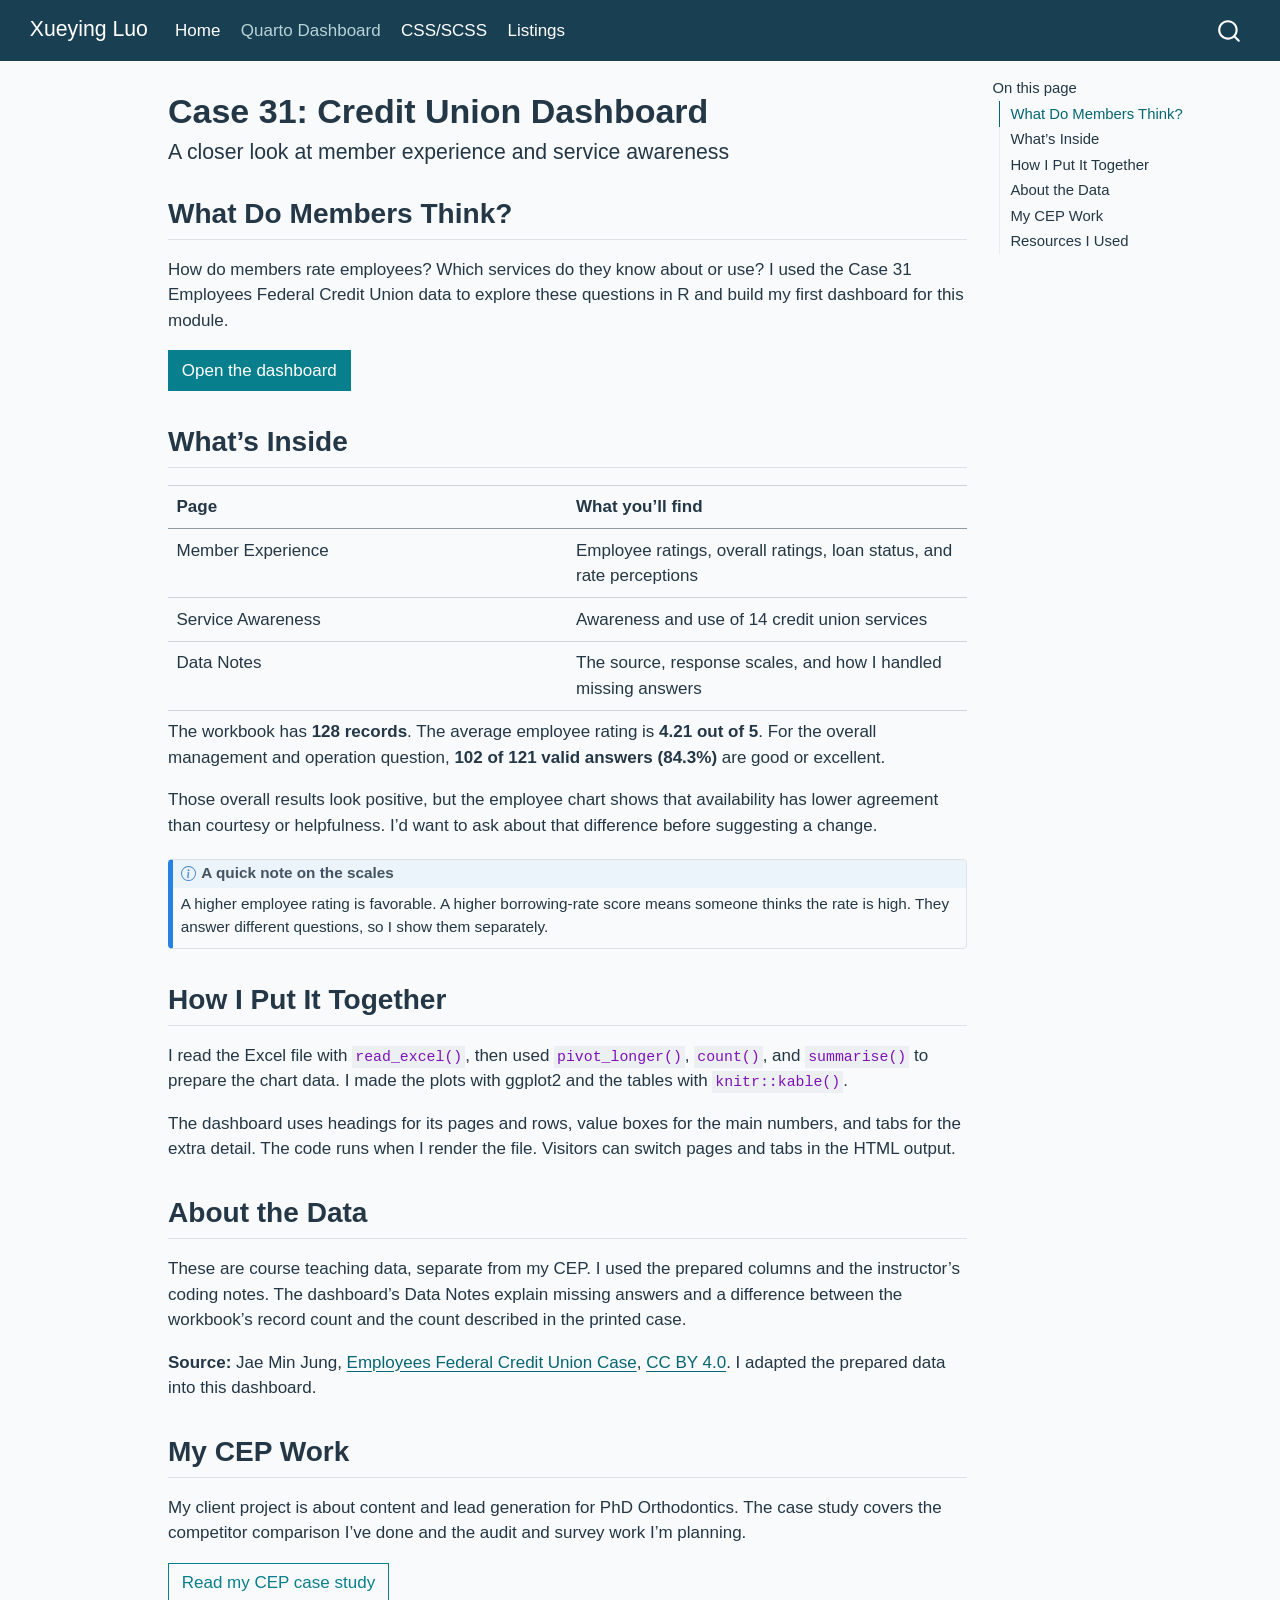
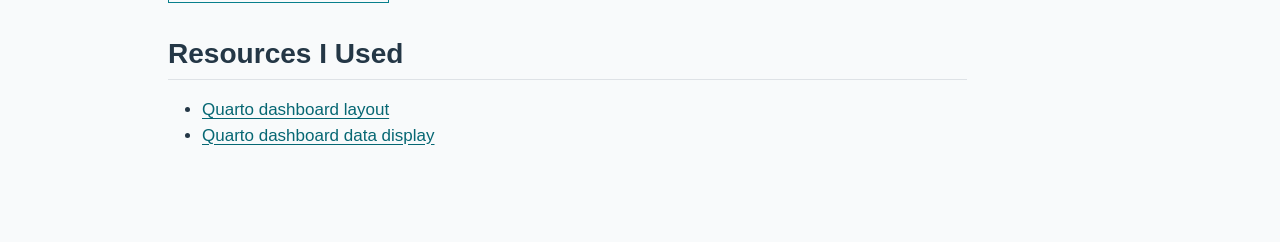
<file: docs/dashboard.html>
<!DOCTYPE html>
<html xmlns="http://www.w3.org/1999/xhtml" lang="en" xml:lang="en"><head>

<meta charset="utf-8">
<meta name="generator" content="quarto-1.10.18">

<meta name="viewport" content="width=device-width, initial-scale=1.0, user-scalable=yes">


<title>Case 31: Credit Union Dashboard – Xueying Luo</title>
<style>
/* Default styles provided by pandoc.
** See https://pandoc.org/MANUAL.html#variables-for-html for config info.
*/
span.smallcaps{font-variant: small-caps;}
div.columns{display: flex; gap: 1.5em;}
div.column{flex: auto;}
@media screen {
div.columns{gap: min(4vw, 1.5em);}
div.column{overflow-x: auto;}
}
div.hanging-indent{margin-left: 1.5em; text-indent: -1.5em;}
ul.task-list{list-style: none;}
ul.task-list li input[type="checkbox"] {
  width: 0.8em;
  margin: 0 0.8em 0.2em -1em; /* quarto-specific, see https://github.com/quarto-dev/quarto-cli/issues/4556 */ 
  vertical-align: middle;
}
</style>


<script src="site_libs/quarto-nav/quarto-nav.js"></script>
<script src="site_libs/quarto-nav/headroom.min.js"></script>
<script src="site_libs/clipboard/clipboard.min.js"></script>
<script src="site_libs/quarto-search/autocomplete.umd.js"></script>
<script src="site_libs/quarto-search/fuse.min.js"></script>
<script src="site_libs/quarto-search/quarto-search.js"></script>
<meta name="quarto:offset" content="./">
<script src="site_libs/quarto-html/quarto.js" type="module"></script>
<script src="site_libs/quarto-html/tabsets/tabsets.js" type="module"></script>
<script src="site_libs/quarto-html/popper.min.js"></script>
<script src="site_libs/quarto-html/tippy.umd.min.js"></script>
<script src="site_libs/quarto-html/anchor.min.js"></script>
<link href="site_libs/quarto-html/tippy.css" rel="stylesheet">
<link href="site_libs/quarto-html/quarto-syntax-highlighting-bb62276ab45c84d9efd712f51ff97b5a.css" rel="stylesheet" id="quarto-text-highlighting-styles">
<script src="site_libs/bootstrap/bootstrap.min.js"></script>
<link href="site_libs/bootstrap/bootstrap-icons.css" rel="stylesheet">
<link href="site_libs/bootstrap/bootstrap-5821877d8ff3626f925dcf76bfca8809.min.css" rel="stylesheet" append-hash="true" id="quarto-bootstrap" data-mode="light">
<script id="quarto-search-options" type="application/json">{
  "location": "navbar",
  "copy-button": false,
  "collapse-after": 3,
  "panel-placement": "end",
  "type": "overlay",
  "limit": 50,
  "keyboard-shortcut": [
    "f",
    "/",
    "s"
  ],
  "show-item-context": false,
  "language": {
    "search-no-results-text": "No results",
    "search-matching-documents-text": "matching documents",
    "search-copy-link-title": "Copy link to search",
    "search-hide-matches-text": "Hide additional matches",
    "search-more-match-text": "more match in this document",
    "search-more-matches-text": "more matches in this document",
    "search-clear-button-title": "Clear",
    "search-text-placeholder": "",
    "search-detached-cancel-button-title": "Cancel",
    "search-submit-button-title": "Submit",
    "search-label": "Search"
  }
}</script>


<link rel="stylesheet" href="styles.css">
</head>

<body class="nav-fixed quarto-light">

<div id="quarto-search-results"></div>
  <header id="quarto-header" class="headroom fixed-top">
    <nav class="navbar navbar-expand-lg " data-bs-theme="dark">
      <div class="navbar-container container-fluid">
      <div class="navbar-brand-container mx-auto">
    <a class="navbar-brand" href="./index.html">
    <span class="navbar-title">Xueying Luo</span>
    </a>
  </div>
            <div id="quarto-search" class="" title="Search"></div>
          <button class="navbar-toggler" type="button" data-bs-toggle="collapse" data-bs-target="#navbarCollapse" aria-controls="navbarCollapse" role="menu" aria-expanded="false" aria-label="Toggle navigation" onclick="if (window.quartoToggleHeadroom) { window.quartoToggleHeadroom(); }">
  <span class="navbar-toggler-icon"></span>
</button>
          <div class="collapse navbar-collapse" id="navbarCollapse">
            <ul class="navbar-nav navbar-nav-scroll me-auto">
  <li class="nav-item">
    <a class="nav-link" href="./index.html"> 
<span class="menu-text">Home</span></a>
  </li>  
  <li class="nav-item">
    <a class="nav-link active" href="./dashboard.html" aria-current="page"> 
<span class="menu-text">Quarto Dashboard</span></a>
  </li>  
  <li class="nav-item">
    <a class="nav-link" href="./styling.html"> 
<span class="menu-text">CSS/SCSS</span></a>
  </li>  
  <li class="nav-item">
    <a class="nav-link" href="./listings.html"> 
<span class="menu-text">Listings</span></a>
  </li>  
</ul>
          </div> <!-- /navcollapse -->
            <div class="quarto-navbar-tools">
</div>
      </div> <!-- /container-fluid -->
    </nav>
</header>
<!-- content -->
<div id="quarto-content" class="quarto-container page-columns page-rows-contents page-layout-article page-navbar">
<!-- sidebar -->
<!-- margin-sidebar -->
    <div id="quarto-margin-sidebar" class="sidebar margin-sidebar">
        <nav id="TOC" role="doc-toc" class="toc-active">
    <h2 id="toc-title">On this page</h2>
   
  <ul>
  <li><a href="#what-do-members-think" id="toc-what-do-members-think" class="nav-link active" data-scroll-target="#what-do-members-think">What Do Members Think?</a></li>
  <li><a href="#whats-inside" id="toc-whats-inside" class="nav-link" data-scroll-target="#whats-inside">What’s Inside</a></li>
  <li><a href="#how-i-put-it-together" id="toc-how-i-put-it-together" class="nav-link" data-scroll-target="#how-i-put-it-together">How I Put It Together</a></li>
  <li><a href="#about-the-data" id="toc-about-the-data" class="nav-link" data-scroll-target="#about-the-data">About the Data</a></li>
  <li><a href="#my-cep-work" id="toc-my-cep-work" class="nav-link" data-scroll-target="#my-cep-work">My CEP Work</a></li>
  <li><a href="#resources-i-used" id="toc-resources-i-used" class="nav-link" data-scroll-target="#resources-i-used">Resources I Used</a></li>
  </ul>
</nav>
    </div>
<!-- main -->
<main class="content" id="quarto-document-content">

<header id="title-block-header" class="quarto-title-block default">
<div class="quarto-title">
<h1 class="title">Case 31: Credit Union Dashboard</h1>
<p class="subtitle lead">A closer look at member experience and service awareness</p>
</div>



<div class="quarto-title-meta">

    
  
    
  </div>
  


</header>


<section id="what-do-members-think" class="level2">
<h2 class="anchored" data-anchor-id="what-do-members-think">What Do Members Think?</h2>
<p>How do members rate employees? Which services do they know about or use? I used the Case 31 Employees Federal Credit Union data to explore these questions in R and build my first dashboard for this module.</p>
<p><a href="./case31-dashboard.html" class="btn btn-primary">Open the dashboard</a></p>
</section>
<section id="whats-inside" class="level2">
<h2 class="anchored" data-anchor-id="whats-inside">What’s Inside</h2>
<table class="caption-top table">
<colgroup>
<col style="width: 50%">
<col style="width: 50%">
</colgroup>
<thead>
<tr class="header">
<th>Page</th>
<th>What you’ll find</th>
</tr>
</thead>
<tbody>
<tr class="odd">
<td>Member Experience</td>
<td>Employee ratings, overall ratings, loan status, and rate perceptions</td>
</tr>
<tr class="even">
<td>Service Awareness</td>
<td>Awareness and use of 14 credit union services</td>
</tr>
<tr class="odd">
<td>Data Notes</td>
<td>The source, response scales, and how I handled missing answers</td>
</tr>
</tbody>
</table>
<p>The workbook has <strong>128 records</strong>. The average employee rating is <strong>4.21 out of 5</strong>. For the overall management and operation question, <strong>102 of 121 valid answers (84.3%)</strong> are good or excellent.</p>
<p>Those overall results look positive, but the employee chart shows that availability has lower agreement than courtesy or helpfulness. I’d want to ask about that difference before suggesting a change.</p>
<div class="callout callout-style-default callout-note callout-titled" title="A quick note on the scales">
<div class="callout-header d-flex align-content-center">
<div class="callout-icon-container">
<i class="callout-icon"></i>
</div>
<div class="callout-title-container flex-fill">
<span class="screen-reader-only">Note</span>A quick note on the scales
</div>
</div>
<div class="callout-body-container callout-body">
<p>A higher employee rating is favorable. A higher borrowing-rate score means someone thinks the rate is high. They answer different questions, so I show them separately.</p>
</div>
</div>
</section>
<section id="how-i-put-it-together" class="level2">
<h2 class="anchored" data-anchor-id="how-i-put-it-together">How I Put It Together</h2>
<p>I read the Excel file with <code>read_excel()</code>, then used <code>pivot_longer()</code>, <code>count()</code>, and <code>summarise()</code> to prepare the chart data. I made the plots with ggplot2 and the tables with <code>knitr::kable()</code>.</p>
<p>The dashboard uses headings for its pages and rows, value boxes for the main numbers, and tabs for the extra detail. The code runs when I render the file. Visitors can switch pages and tabs in the HTML output.</p>
</section>
<section id="about-the-data" class="level2">
<h2 class="anchored" data-anchor-id="about-the-data">About the Data</h2>
<p>These are course teaching data, separate from my CEP. I used the prepared columns and the instructor’s coding notes. The dashboard’s Data Notes explain missing answers and a difference between the workbook’s record count and the count described in the printed case.</p>
<p><strong>Source:</strong> Jae Min Jung, <a href="https://github.com/jaejungca/case31">Employees Federal Credit Union Case</a>, <a href="https://creativecommons.org/licenses/by/4.0/">CC BY 4.0</a>. I adapted the prepared data into this dashboard.</p>
</section>
<section id="my-cep-work" class="level2">
<h2 class="anchored" data-anchor-id="my-cep-work">My CEP Work</h2>
<p>My client project is about content and lead generation for PhD Orthodontics. The case study covers the competitor comparison I’ve done and the audit and survey work I’m planning.</p>
<p><a href="./case-study.html" class="btn btn-outline-primary">Read my CEP case study</a></p>
</section>
<section id="resources-i-used" class="level2">
<h2 class="anchored" data-anchor-id="resources-i-used">Resources I Used</h2>
<ul>
<li><a href="https://quarto.org/docs/dashboards/layout.html">Quarto dashboard layout</a></li>
<li><a href="https://quarto.org/docs/dashboards/data-display.html">Quarto dashboard data display</a></li>
</ul>


</section>

</main> <!-- /main -->
<script id="quarto-html-after-body" type="application/javascript">
  window.document.addEventListener("DOMContentLoaded", function (event) {
    const icon = "";
    const anchorJS = new window.AnchorJS();
    anchorJS.options = {
      placement: 'right',
      icon: icon
    };
    anchorJS.add('.anchored');
    const isCodeAnnotation = (el) => {
      for (const clz of el.classList) {
        if (clz.startsWith('code-annotation-')) {                     
          return true;
        }
      }
      return false;
    }
    const onCopySuccess = function(e) {
      // button target
      const button = e.trigger;
      // don't keep focus
      button.blur();
      // flash "checked"
      button.classList.add('code-copy-button-checked');
      var currentTitle = button.getAttribute("title");
      button.setAttribute("title", "Copied!");
      let tooltip;
      if (window.bootstrap) {
        button.setAttribute("data-bs-toggle", "tooltip");
        button.setAttribute("data-bs-placement", "left");
        button.setAttribute("data-bs-title", "Copied!");
        tooltip = new bootstrap.Tooltip(button, 
          { trigger: "manual", 
            customClass: "code-copy-button-tooltip",
            offset: [0, -8]});
        tooltip.show();    
      }
      setTimeout(function() {
        if (tooltip) {
          tooltip.hide();
          button.removeAttribute("data-bs-title");
          button.removeAttribute("data-bs-toggle");
          button.removeAttribute("data-bs-placement");
        }
        button.setAttribute("title", currentTitle);
        button.classList.remove('code-copy-button-checked');
      }, 1000);
      // clear code selection
      e.clearSelection();
    }
    const getTextToCopy = function(trigger) {
      const outerScaffold = trigger.parentElement.cloneNode(true);
      const codeEl = outerScaffold.querySelector('code');
      for (const childEl of codeEl.children) {
        if (isCodeAnnotation(childEl)) {
          childEl.remove();
        }
      }
      return codeEl.innerText;
    }
    const clipboard = new window.ClipboardJS('.code-copy-button:not([data-in-quarto-modal])', {
      text: getTextToCopy
    });
    clipboard.on('success', onCopySuccess);
    if (window.document.getElementById('quarto-embedded-source-code-modal')) {
      const clipboardModal = new window.ClipboardJS('.code-copy-button[data-in-quarto-modal]', {
        text: getTextToCopy,
        container: window.document.getElementById('quarto-embedded-source-code-modal')
      });
      clipboardModal.on('success', onCopySuccess);
    }
      var localhostRegex = new RegExp(/^(?:http|https):\/\/localhost\:?[0-9]*\//);
      var mailtoRegex = new RegExp(/^mailto:/);
        var filterRegex = new RegExp('/' + window.location.host + '/');
      var isInternal = (href) => {
          return filterRegex.test(href) || localhostRegex.test(href) || mailtoRegex.test(href);
      }
      // Inspect non-navigation links and adorn them if external
     var links = window.document.querySelectorAll('a[href]:not(.nav-link):not(.navbar-brand):not(.toc-action):not(.sidebar-link):not(.sidebar-item-toggle):not(.pagination-link):not(.no-external):not([aria-hidden]):not(.dropdown-item):not(.quarto-navigation-tool):not(.about-link)');
      for (var i=0; i<links.length; i++) {
        const link = links[i];
        if (!isInternal(link.href)) {
          // undo the damage that might have been done by quarto-nav.js in the case of
          // links that we want to consider external
          if (link.dataset.originalHref !== undefined) {
            link.href = link.dataset.originalHref;
          }
        }
      }
    function tippyHover(el, contentFn, onTriggerFn, onUntriggerFn) {
      const config = {
        allowHTML: true,
        maxWidth: 500,
        delay: 100,
        arrow: false,
        appendTo: function(el) {
            return el.parentElement;
        },
        interactive: true,
        interactiveBorder: 10,
        theme: 'quarto',
        placement: 'bottom-start',
      };
      if (contentFn) {
        config.content = contentFn;
      }
      if (onTriggerFn) {
        config.onTrigger = onTriggerFn;
      }
      if (onUntriggerFn) {
        config.onUntrigger = onUntriggerFn;
      }
      window.tippy(el, config); 
    }
    const noterefs = window.document.querySelectorAll('a[role="doc-noteref"]');
    for (var i=0; i<noterefs.length; i++) {
      const ref = noterefs[i];
      tippyHover(ref, function() {
        // use id or data attribute instead here
        let href = ref.getAttribute('data-footnote-href') || ref.getAttribute('href');
        try { href = new URL(href).hash; } catch {}
        const id = href.replace(/^#\/?/, "");
        const note = window.document.getElementById(id);
        if (note) {
          return note.innerHTML;
        } else {
          return "";
        }
      });
    }
    const xrefs = window.document.querySelectorAll('a.quarto-xref');
    const processXRef = (id, note) => {
      // Strip column container classes
      const stripColumnClz = (el) => {
        el.classList.remove("page-full", "page-columns");
        if (el.children) {
          for (const child of el.children) {
            stripColumnClz(child);
          }
        }
      }
      stripColumnClz(note)
      if (id === null || id.startsWith('sec-')) {
        // Special case sections, only their first couple elements
        const container = document.createElement("div");
        if (note.children && note.children.length > 2) {
          container.appendChild(note.children[0].cloneNode(true));
          for (let i = 1; i < note.children.length; i++) {
            const child = note.children[i];
            if (child.tagName === "P" && child.innerText === "") {
              continue;
            } else {
              container.appendChild(child.cloneNode(true));
              break;
            }
          }
          if (window.Quarto?.typesetMath) {
            window.Quarto.typesetMath(container);
          }
          return container.innerHTML
        } else {
          if (window.Quarto?.typesetMath) {
            window.Quarto.typesetMath(note);
          }
          return note.innerHTML;
        }
      } else {
        // Remove any anchor links if they are present
        const anchorLink = note.querySelector('a.anchorjs-link');
        if (anchorLink) {
          anchorLink.remove();
        }
        if (window.Quarto?.typesetMath) {
          window.Quarto.typesetMath(note);
        }
        if (note.classList.contains("callout")) {
          return note.outerHTML;
        } else {
          return note.innerHTML;
        }
      }
    }
    for (var i=0; i<xrefs.length; i++) {
      const xref = xrefs[i];
      tippyHover(xref, undefined, function(instance) {
        instance.disable();
        let url = xref.getAttribute('href');
        let hash = undefined; 
        if (url.startsWith('#')) {
          hash = url;
        } else {
          try { hash = new URL(url).hash; } catch {}
        }
        if (hash) {
          const id = hash.replace(/^#\/?/, "");
          const note = window.document.getElementById(id);
          if (note !== null) {
            try {
              const html = processXRef(id, note.cloneNode(true));
              instance.setContent(html);
            } finally {
              instance.enable();
              instance.show();
            }
          } else {
            // See if we can fetch this
            fetch(url.split('#')[0])
            .then(res => res.text())
            .then(html => {
              const parser = new DOMParser();
              const htmlDoc = parser.parseFromString(html, "text/html");
              const note = htmlDoc.getElementById(id);
              if (note !== null) {
                const html = processXRef(id, note);
                instance.setContent(html);
              } 
            }).finally(() => {
              instance.enable();
              instance.show();
            });
          }
        } else {
          // See if we can fetch a full url (with no hash to target)
          // This is a special case and we should probably do some content thinning / targeting
          fetch(url)
          .then(res => res.text())
          .then(html => {
            const parser = new DOMParser();
            const htmlDoc = parser.parseFromString(html, "text/html");
            const note = htmlDoc.querySelector('main.content');
            if (note !== null) {
              // This should only happen for chapter cross references
              // (since there is no id in the URL)
              // remove the first header
              if (note.children.length > 0 && note.children[0].tagName === "HEADER") {
                note.children[0].remove();
              }
              const html = processXRef(null, note);
              instance.setContent(html);
            } 
          }).finally(() => {
            instance.enable();
            instance.show();
          });
        }
      }, function(instance) {
      });
    }
        let selectedAnnoteEl;
        const selectorForAnnotation = ( cell, annotation) => {
          let cellAttr = 'data-code-cell="' + cell + '"';
          let lineAttr = 'data-code-annotation="' +  annotation + '"';
          const selector = 'span[' + cellAttr + '][' + lineAttr + ']';
          return selector;
        }
        const selectCodeLines = (annoteEl) => {
          const doc = window.document;
          const targetCell = annoteEl.getAttribute("data-target-cell");
          const targetAnnotation = annoteEl.getAttribute("data-target-annotation");
          const annoteSpan = window.document.querySelector(selectorForAnnotation(targetCell, targetAnnotation));
          const lines = annoteSpan.getAttribute("data-code-lines").split(",");
          const lineIds = lines.map((line) => {
            return targetCell + "-" + line;
          })
          let top = null;
          let height = null;
          let parent = null;
          if (lineIds.length > 0) {
              //compute the position of the single el (top and bottom and make a div)
              const el = window.document.getElementById(lineIds[0]);
              top = el.offsetTop;
              height = el.offsetHeight;
              parent = el.parentElement.parentElement;
            if (lineIds.length > 1) {
              const lastEl = window.document.getElementById(lineIds[lineIds.length - 1]);
              const bottom = lastEl.offsetTop + lastEl.offsetHeight;
              height = bottom - top;
            }
            if (top !== null && height !== null && parent !== null) {
              // cook up a div (if necessary) and position it 
              let div = window.document.getElementById("code-annotation-line-highlight");
              if (div === null) {
                div = window.document.createElement("div");
                div.setAttribute("id", "code-annotation-line-highlight");
                div.style.position = 'absolute';
                parent.appendChild(div);
              }
              div.style.top = top - 2 + "px";
              div.style.height = height + 4 + "px";
              div.style.left = 0;
              let gutterDiv = window.document.getElementById("code-annotation-line-highlight-gutter");
              if (gutterDiv === null) {
                gutterDiv = window.document.createElement("div");
                gutterDiv.setAttribute("id", "code-annotation-line-highlight-gutter");
                gutterDiv.style.position = 'absolute';
                const codeCell = window.document.getElementById(targetCell);
                const gutter = codeCell.querySelector('.code-annotation-gutter');
                gutter.appendChild(gutterDiv);
              }
              gutterDiv.style.top = top - 2 + "px";
              gutterDiv.style.height = height + 4 + "px";
            }
            selectedAnnoteEl = annoteEl;
          }
        };
        const unselectCodeLines = () => {
          const elementsIds = ["code-annotation-line-highlight", "code-annotation-line-highlight-gutter"];
          elementsIds.forEach((elId) => {
            const div = window.document.getElementById(elId);
            if (div) {
              div.remove();
            }
          });
          selectedAnnoteEl = undefined;
        };
          // Handle positioning of the toggle
      window.addEventListener(
        "resize",
        throttle(() => {
          elRect = undefined;
          if (selectedAnnoteEl) {
            selectCodeLines(selectedAnnoteEl);
          }
        }, 10)
      );
      function throttle(fn, ms) {
      let throttle = false;
      let timer;
        return (...args) => {
          if(!throttle) { // first call gets through
              fn.apply(this, args);
              throttle = true;
          } else { // all the others get throttled
              if(timer) clearTimeout(timer); // cancel #2
              timer = setTimeout(() => {
                fn.apply(this, args);
                timer = throttle = false;
              }, ms);
          }
        };
      }
        // Attach click handler to the DT
        const annoteDls = window.document.querySelectorAll('dt[data-target-cell]');
        for (const annoteDlNode of annoteDls) {
          annoteDlNode.addEventListener('click', (event) => {
            const clickedEl = event.target;
            if (clickedEl !== selectedAnnoteEl) {
              unselectCodeLines();
              const activeEl = window.document.querySelector('dt[data-target-cell].code-annotation-active');
              if (activeEl) {
                activeEl.classList.remove('code-annotation-active');
              }
              selectCodeLines(clickedEl);
              clickedEl.classList.add('code-annotation-active');
            } else {
              // Unselect the line
              unselectCodeLines();
              clickedEl.classList.remove('code-annotation-active');
            }
          });
        }
    const findCites = (el) => {
      const parentEl = el.parentElement;
      if (parentEl) {
        const cites = parentEl.dataset.cites;
        if (cites) {
          return {
            el,
            cites: cites.split(' ')
          };
        } else {
          return findCites(el.parentElement)
        }
      } else {
        return undefined;
      }
    };
    var bibliorefs = window.document.querySelectorAll('a[role="doc-biblioref"]');
    for (var i=0; i<bibliorefs.length; i++) {
      const ref = bibliorefs[i];
      const citeInfo = findCites(ref);
      if (citeInfo) {
        tippyHover(citeInfo.el, function() {
          var popup = window.document.createElement('div');
          citeInfo.cites.forEach(function(cite) {
            var citeDiv = window.document.createElement('div');
            citeDiv.classList.add('hanging-indent');
            citeDiv.classList.add('csl-entry');
            var biblioDiv = window.document.getElementById('ref-' + cite);
            if (biblioDiv) {
              citeDiv.innerHTML = biblioDiv.innerHTML;
            }
            popup.appendChild(citeDiv);
          });
          return popup.innerHTML;
        });
      }
    }
  });
  </script>
</div> <!-- /content -->




</body></html>
</file>
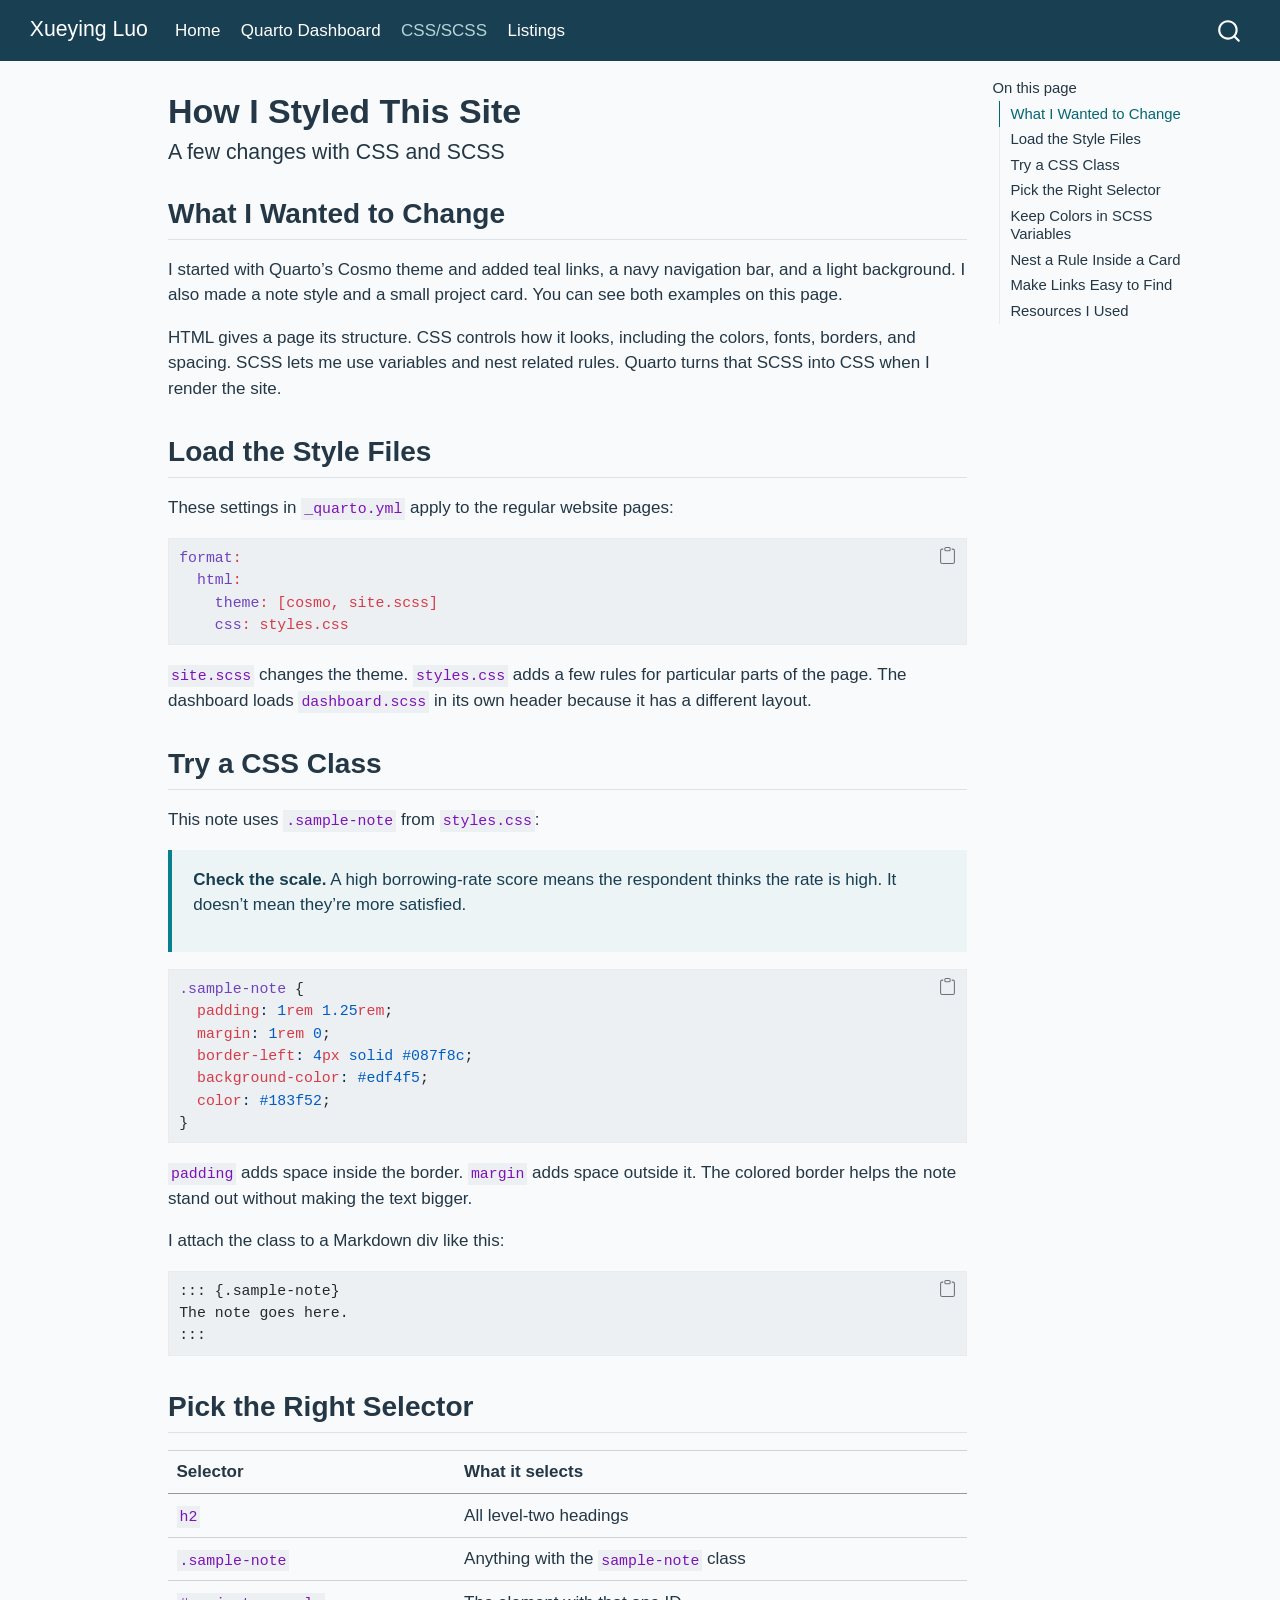
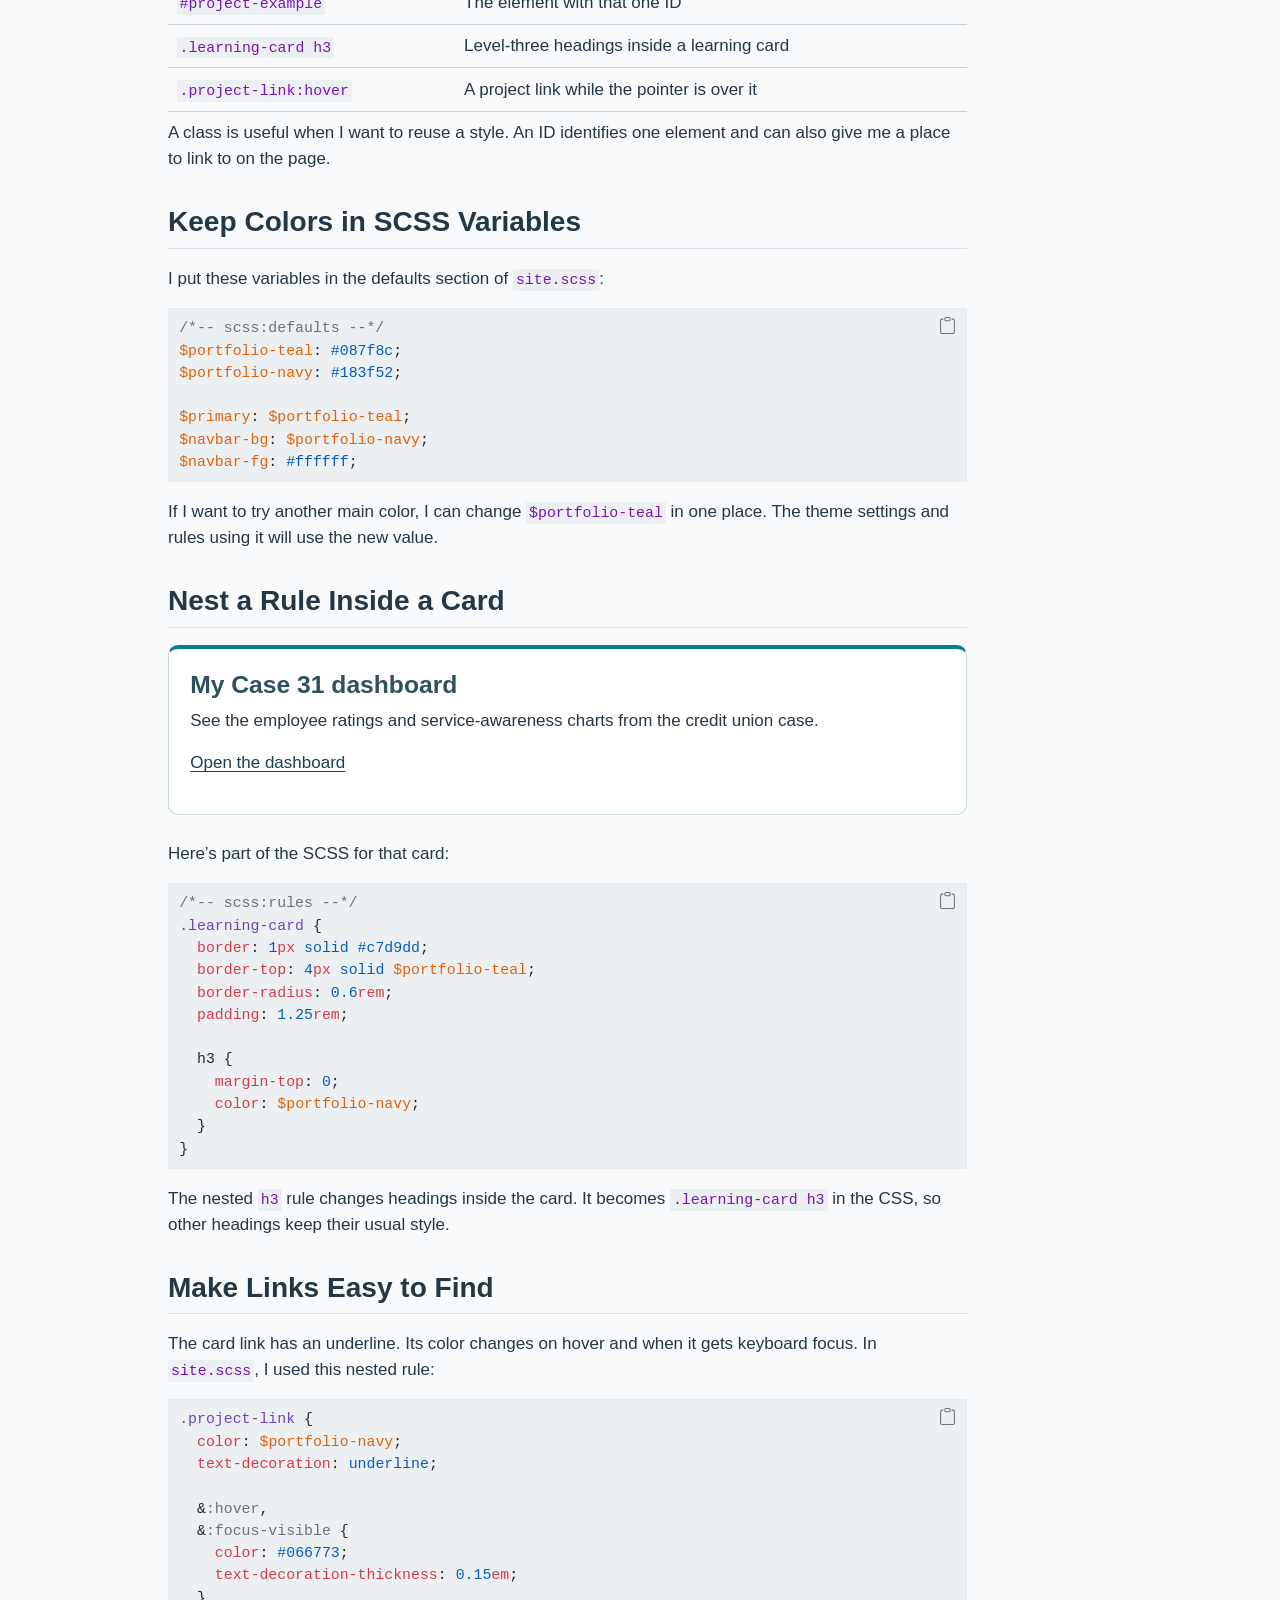
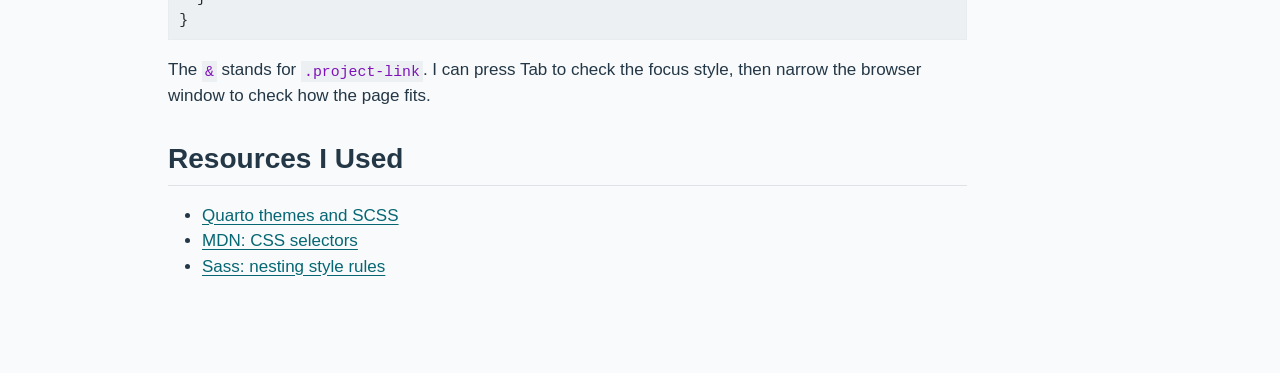
<file: docs/styling.html>
<!DOCTYPE html>
<html xmlns="http://www.w3.org/1999/xhtml" lang="en" xml:lang="en"><head>

<meta charset="utf-8">
<meta name="generator" content="quarto-1.10.18">

<meta name="viewport" content="width=device-width, initial-scale=1.0, user-scalable=yes">


<title>How I Styled This Site – Xueying Luo</title>
<style>
/* Default styles provided by pandoc.
** See https://pandoc.org/MANUAL.html#variables-for-html for config info.
*/
span.smallcaps{font-variant: small-caps;}
div.columns{display: flex; gap: 1.5em;}
div.column{flex: auto;}
@media screen {
div.columns{gap: min(4vw, 1.5em);}
div.column{overflow-x: auto;}
}
div.hanging-indent{margin-left: 1.5em; text-indent: -1.5em;}
ul.task-list{list-style: none;}
ul.task-list li input[type="checkbox"] {
  width: 0.8em;
  margin: 0 0.8em 0.2em -1em; /* quarto-specific, see https://github.com/quarto-dev/quarto-cli/issues/4556 */ 
  vertical-align: middle;
}
/* CSS for syntax highlighting */
html { -webkit-text-size-adjust: 100%; }
pre > code.sourceCode { white-space: pre; position: relative; }
pre > code.sourceCode > span { display: inline-block; line-height: 1.25; }
pre > code.sourceCode > span:empty { height: 1.2em; }
.sourceCode { overflow: visible; }
code.sourceCode > span { color: inherit; text-decoration: inherit; }
div.sourceCode { margin: 1em 0; }
pre.sourceCode { margin: 0; }
@media screen {
div.sourceCode { overflow: auto; }
}
@media print {
pre > code.sourceCode { white-space: pre-wrap; }
pre > code.sourceCode > span { text-indent: -5em; padding-left: 5em; }
}
pre.numberSource code
  { counter-reset: source-line 0; }
pre.numberSource code > span
  { position: relative; left: -4em; counter-increment: source-line; }
pre.numberSource code > span > a:first-child::before
  { content: counter(source-line);
    position: relative; left: -1em; text-align: right; vertical-align: baseline;
    border: none; display: inline-block;
    -webkit-touch-callout: none; -webkit-user-select: none;
    -khtml-user-select: none; -moz-user-select: none;
    -ms-user-select: none; user-select: none;
    padding: 0 4px; width: 4em;
  }
pre.numberSource { margin-left: 3em;  padding-left: 4px; }
div.sourceCode
  {   }
@media screen {
pre > code.sourceCode > span > a:first-child::before { text-decoration: underline; }
}
</style>


<script src="site_libs/quarto-nav/quarto-nav.js"></script>
<script src="site_libs/quarto-nav/headroom.min.js"></script>
<script src="site_libs/clipboard/clipboard.min.js"></script>
<script src="site_libs/quarto-search/autocomplete.umd.js"></script>
<script src="site_libs/quarto-search/fuse.min.js"></script>
<script src="site_libs/quarto-search/quarto-search.js"></script>
<meta name="quarto:offset" content="./">
<script src="site_libs/quarto-html/quarto.js" type="module"></script>
<script src="site_libs/quarto-html/tabsets/tabsets.js" type="module"></script>
<script src="site_libs/quarto-html/popper.min.js"></script>
<script src="site_libs/quarto-html/tippy.umd.min.js"></script>
<script src="site_libs/quarto-html/anchor.min.js"></script>
<link href="site_libs/quarto-html/tippy.css" rel="stylesheet">
<link href="site_libs/quarto-html/quarto-syntax-highlighting-bb62276ab45c84d9efd712f51ff97b5a.css" rel="stylesheet" id="quarto-text-highlighting-styles">
<script src="site_libs/bootstrap/bootstrap.min.js"></script>
<link href="site_libs/bootstrap/bootstrap-icons.css" rel="stylesheet">
<link href="site_libs/bootstrap/bootstrap-5821877d8ff3626f925dcf76bfca8809.min.css" rel="stylesheet" append-hash="true" id="quarto-bootstrap" data-mode="light">
<script id="quarto-search-options" type="application/json">{
  "location": "navbar",
  "copy-button": false,
  "collapse-after": 3,
  "panel-placement": "end",
  "type": "overlay",
  "limit": 50,
  "keyboard-shortcut": [
    "f",
    "/",
    "s"
  ],
  "show-item-context": false,
  "language": {
    "search-no-results-text": "No results",
    "search-matching-documents-text": "matching documents",
    "search-copy-link-title": "Copy link to search",
    "search-hide-matches-text": "Hide additional matches",
    "search-more-match-text": "more match in this document",
    "search-more-matches-text": "more matches in this document",
    "search-clear-button-title": "Clear",
    "search-text-placeholder": "",
    "search-detached-cancel-button-title": "Cancel",
    "search-submit-button-title": "Submit",
    "search-label": "Search"
  }
}</script>


<link rel="stylesheet" href="styles.css">
</head>

<body class="nav-fixed quarto-light">

<div id="quarto-search-results"></div>
  <header id="quarto-header" class="headroom fixed-top">
    <nav class="navbar navbar-expand-lg " data-bs-theme="dark">
      <div class="navbar-container container-fluid">
      <div class="navbar-brand-container mx-auto">
    <a class="navbar-brand" href="./index.html">
    <span class="navbar-title">Xueying Luo</span>
    </a>
  </div>
            <div id="quarto-search" class="" title="Search"></div>
          <button class="navbar-toggler" type="button" data-bs-toggle="collapse" data-bs-target="#navbarCollapse" aria-controls="navbarCollapse" role="menu" aria-expanded="false" aria-label="Toggle navigation" onclick="if (window.quartoToggleHeadroom) { window.quartoToggleHeadroom(); }">
  <span class="navbar-toggler-icon"></span>
</button>
          <div class="collapse navbar-collapse" id="navbarCollapse">
            <ul class="navbar-nav navbar-nav-scroll me-auto">
  <li class="nav-item">
    <a class="nav-link" href="./index.html"> 
<span class="menu-text">Home</span></a>
  </li>  
  <li class="nav-item">
    <a class="nav-link" href="./dashboard.html"> 
<span class="menu-text">Quarto Dashboard</span></a>
  </li>  
  <li class="nav-item">
    <a class="nav-link active" href="./styling.html" aria-current="page"> 
<span class="menu-text">CSS/SCSS</span></a>
  </li>  
  <li class="nav-item">
    <a class="nav-link" href="./listings.html"> 
<span class="menu-text">Listings</span></a>
  </li>  
</ul>
          </div> <!-- /navcollapse -->
            <div class="quarto-navbar-tools">
</div>
      </div> <!-- /container-fluid -->
    </nav>
</header>
<!-- content -->
<div id="quarto-content" class="quarto-container page-columns page-rows-contents page-layout-article page-navbar">
<!-- sidebar -->
<!-- margin-sidebar -->
    <div id="quarto-margin-sidebar" class="sidebar margin-sidebar">
        <nav id="TOC" role="doc-toc" class="toc-active">
    <h2 id="toc-title">On this page</h2>
   
  <ul>
  <li><a href="#what-i-wanted-to-change" id="toc-what-i-wanted-to-change" class="nav-link active" data-scroll-target="#what-i-wanted-to-change">What I Wanted to Change</a></li>
  <li><a href="#load-the-style-files" id="toc-load-the-style-files" class="nav-link" data-scroll-target="#load-the-style-files">Load the Style Files</a></li>
  <li><a href="#try-a-css-class" id="toc-try-a-css-class" class="nav-link" data-scroll-target="#try-a-css-class">Try a CSS Class</a></li>
  <li><a href="#pick-the-right-selector" id="toc-pick-the-right-selector" class="nav-link" data-scroll-target="#pick-the-right-selector">Pick the Right Selector</a></li>
  <li><a href="#keep-colors-in-scss-variables" id="toc-keep-colors-in-scss-variables" class="nav-link" data-scroll-target="#keep-colors-in-scss-variables">Keep Colors in SCSS Variables</a></li>
  <li><a href="#nest-a-rule-inside-a-card" id="toc-nest-a-rule-inside-a-card" class="nav-link" data-scroll-target="#nest-a-rule-inside-a-card">Nest a Rule Inside a Card</a>
  <ul class="collapse">
  <li><a href="#my-case-31-dashboard" id="toc-my-case-31-dashboard" class="nav-link" data-scroll-target="#my-case-31-dashboard">My Case 31 dashboard</a></li>
  </ul></li>
  <li><a href="#make-links-easy-to-find" id="toc-make-links-easy-to-find" class="nav-link" data-scroll-target="#make-links-easy-to-find">Make Links Easy to Find</a></li>
  <li><a href="#resources-i-used" id="toc-resources-i-used" class="nav-link" data-scroll-target="#resources-i-used">Resources I Used</a></li>
  </ul>
</nav>
    </div>
<!-- main -->
<main class="content" id="quarto-document-content">

<header id="title-block-header" class="quarto-title-block default">
<div class="quarto-title">
<h1 class="title">How I Styled This Site</h1>
<p class="subtitle lead">A few changes with CSS and SCSS</p>
</div>



<div class="quarto-title-meta">

    
  
    
  </div>
  


</header>


<section id="what-i-wanted-to-change" class="level2">
<h2 class="anchored" data-anchor-id="what-i-wanted-to-change">What I Wanted to Change</h2>
<p>I started with Quarto’s Cosmo theme and added teal links, a navy navigation bar, and a light background. I also made a note style and a small project card. You can see both examples on this page.</p>
<p>HTML gives a page its structure. CSS controls how it looks, including the colors, fonts, borders, and spacing. SCSS lets me use variables and nest related rules. Quarto turns that SCSS into CSS when I render the site.</p>
</section>
<section id="load-the-style-files" class="level2">
<h2 class="anchored" data-anchor-id="load-the-style-files">Load the Style Files</h2>
<p>These settings in <code>_quarto.yml</code> apply to the regular website pages:</p>
<div class="code-copy-outer-scaffold"><div class="sourceCode" id="cb1"><pre class="sourceCode yaml code-with-copy"><code class="sourceCode yaml"><span id="cb1-1"><a href="#cb1-1" aria-hidden="true" tabindex="-1"></a><span class="fu">format</span><span class="kw">:</span></span>
<span id="cb1-2"><a href="#cb1-2" aria-hidden="true" tabindex="-1"></a><span class="at">  </span><span class="fu">html</span><span class="kw">:</span></span>
<span id="cb1-3"><a href="#cb1-3" aria-hidden="true" tabindex="-1"></a><span class="at">    </span><span class="fu">theme</span><span class="kw">:</span><span class="at"> </span><span class="kw">[</span><span class="at">cosmo</span><span class="kw">,</span><span class="at"> site.scss</span><span class="kw">]</span></span>
<span id="cb1-4"><a href="#cb1-4" aria-hidden="true" tabindex="-1"></a><span class="at">    </span><span class="fu">css</span><span class="kw">:</span><span class="at"> styles.css</span></span></code></pre></div><button title="Copy to Clipboard" class="code-copy-button"><i class="bi"></i></button></div>
<p><code>site.scss</code> changes the theme. <code>styles.css</code> adds a few rules for particular parts of the page. The dashboard loads <code>dashboard.scss</code> in its own header because it has a different layout.</p>
</section>
<section id="try-a-css-class" class="level2">
<h2 class="anchored" data-anchor-id="try-a-css-class">Try a CSS Class</h2>
<p>This note uses <code>.sample-note</code> from <code>styles.css</code>:</p>
<div class="sample-note">
<p><strong>Check the scale.</strong> A high borrowing-rate score means the respondent thinks the rate is high. It doesn’t mean they’re more satisfied.</p>
</div>
<div class="code-copy-outer-scaffold"><div class="sourceCode" id="cb2"><pre class="sourceCode css code-with-copy"><code class="sourceCode css"><span id="cb2-1"><a href="#cb2-1" aria-hidden="true" tabindex="-1"></a><span class="fu">.sample-note</span> {</span>
<span id="cb2-2"><a href="#cb2-2" aria-hidden="true" tabindex="-1"></a>  <span class="kw">padding</span><span class="ch">:</span> <span class="dv">1</span><span class="dt">rem</span> <span class="dv">1.25</span><span class="dt">rem</span><span class="op">;</span></span>
<span id="cb2-3"><a href="#cb2-3" aria-hidden="true" tabindex="-1"></a>  <span class="kw">margin</span><span class="ch">:</span> <span class="dv">1</span><span class="dt">rem</span> <span class="dv">0</span><span class="op">;</span></span>
<span id="cb2-4"><a href="#cb2-4" aria-hidden="true" tabindex="-1"></a>  <span class="kw">border-left</span><span class="ch">:</span> <span class="dv">4</span><span class="dt">px</span> <span class="dv">solid</span> <span class="cn">#087f8c</span><span class="op">;</span></span>
<span id="cb2-5"><a href="#cb2-5" aria-hidden="true" tabindex="-1"></a>  <span class="kw">background-color</span><span class="ch">:</span> <span class="cn">#edf4f5</span><span class="op">;</span></span>
<span id="cb2-6"><a href="#cb2-6" aria-hidden="true" tabindex="-1"></a>  <span class="kw">color</span><span class="ch">:</span> <span class="cn">#183f52</span><span class="op">;</span></span>
<span id="cb2-7"><a href="#cb2-7" aria-hidden="true" tabindex="-1"></a>}</span></code></pre></div><button title="Copy to Clipboard" class="code-copy-button"><i class="bi"></i></button></div>
<p><code>padding</code> adds space inside the border. <code>margin</code> adds space outside it. The colored border helps the note stand out without making the text bigger.</p>
<p>I attach the class to a Markdown div like this:</p>
<div class="code-copy-outer-scaffold"><div class="sourceCode" id="cb3"><pre class="sourceCode markdown code-with-copy"><code class="sourceCode markdown"><span id="cb3-1"><a href="#cb3-1" aria-hidden="true" tabindex="-1"></a>::: {.sample-note}</span>
<span id="cb3-2"><a href="#cb3-2" aria-hidden="true" tabindex="-1"></a>The note goes here.</span>
<span id="cb3-3"><a href="#cb3-3" aria-hidden="true" tabindex="-1"></a>:::</span></code></pre></div><button title="Copy to Clipboard" class="code-copy-button"><i class="bi"></i></button></div>
</section>
<section id="pick-the-right-selector" class="level2">
<h2 class="anchored" data-anchor-id="pick-the-right-selector">Pick the Right Selector</h2>
<table class="caption-top table">
<thead>
<tr class="header">
<th>Selector</th>
<th>What it selects</th>
</tr>
</thead>
<tbody>
<tr class="odd">
<td><code>h2</code></td>
<td>All level-two headings</td>
</tr>
<tr class="even">
<td><code>.sample-note</code></td>
<td>Anything with the <code>sample-note</code> class</td>
</tr>
<tr class="odd">
<td><code>#project-example</code></td>
<td>The element with that one ID</td>
</tr>
<tr class="even">
<td><code>.learning-card h3</code></td>
<td>Level-three headings inside a learning card</td>
</tr>
<tr class="odd">
<td><code>.project-link:hover</code></td>
<td>A project link while the pointer is over it</td>
</tr>
</tbody>
</table>
<p>A class is useful when I want to reuse a style. An ID identifies one element and can also give me a place to link to on the page.</p>
</section>
<section id="keep-colors-in-scss-variables" class="level2">
<h2 class="anchored" data-anchor-id="keep-colors-in-scss-variables">Keep Colors in SCSS Variables</h2>
<p>I put these variables in the defaults section of <code>site.scss</code>:</p>
<div class="code-copy-outer-scaffold"><div class="sourceCode" id="cb4"><pre class="sourceCode scss code-with-copy"><code class="sourceCode scss"><span id="cb4-1"><a href="#cb4-1" aria-hidden="true" tabindex="-1"></a><span class="co">/*-- scss:defaults --*/</span></span>
<span id="cb4-2"><a href="#cb4-2" aria-hidden="true" tabindex="-1"></a><span class="va">$portfolio-teal</span>: <span class="cn">#087f8c</span><span class="op">;</span></span>
<span id="cb4-3"><a href="#cb4-3" aria-hidden="true" tabindex="-1"></a><span class="va">$portfolio-navy</span>: <span class="cn">#183f52</span><span class="op">;</span></span>
<span id="cb4-4"><a href="#cb4-4" aria-hidden="true" tabindex="-1"></a></span>
<span id="cb4-5"><a href="#cb4-5" aria-hidden="true" tabindex="-1"></a><span class="va">$primary</span>: <span class="va">$portfolio-teal</span><span class="op">;</span></span>
<span id="cb4-6"><a href="#cb4-6" aria-hidden="true" tabindex="-1"></a><span class="va">$navbar-bg</span>: <span class="va">$portfolio-navy</span><span class="op">;</span></span>
<span id="cb4-7"><a href="#cb4-7" aria-hidden="true" tabindex="-1"></a><span class="va">$navbar-fg</span>: <span class="cn">#ffffff</span><span class="op">;</span></span></code></pre></div><button title="Copy to Clipboard" class="code-copy-button"><i class="bi"></i></button></div>
<p>If I want to try another main color, I can change <code>$portfolio-teal</code> in one place. The theme settings and rules using it will use the new value.</p>
</section>
<section id="nest-a-rule-inside-a-card" class="level2">
<h2 class="anchored" data-anchor-id="nest-a-rule-inside-a-card">Nest a Rule Inside a Card</h2>
<div id="project-example" class="learning-card">
<section id="my-case-31-dashboard" class="level3">
<h3 class="anchored" data-anchor-id="my-case-31-dashboard">My Case 31 dashboard</h3>
<p>See the employee ratings and service-awareness charts from the credit union case.</p>
<p><a href="./dashboard.html" class="project-link">Open the dashboard</a></p>
</section>
</div>
<p>Here’s part of the SCSS for that card:</p>
<div class="code-copy-outer-scaffold"><div class="sourceCode" id="cb5"><pre class="sourceCode scss code-with-copy"><code class="sourceCode scss"><span id="cb5-1"><a href="#cb5-1" aria-hidden="true" tabindex="-1"></a><span class="co">/*-- scss:rules --*/</span></span>
<span id="cb5-2"><a href="#cb5-2" aria-hidden="true" tabindex="-1"></a><span class="fu">.learning-card</span> {</span>
<span id="cb5-3"><a href="#cb5-3" aria-hidden="true" tabindex="-1"></a>  <span class="kw">border</span>: <span class="dv">1</span><span class="dt">px</span> <span class="dv">solid</span> <span class="cn">#c7d9dd</span><span class="op">;</span></span>
<span id="cb5-4"><a href="#cb5-4" aria-hidden="true" tabindex="-1"></a>  <span class="kw">border-top</span>: <span class="dv">4</span><span class="dt">px</span> <span class="dv">solid</span> <span class="va">$portfolio-teal</span><span class="op">;</span></span>
<span id="cb5-5"><a href="#cb5-5" aria-hidden="true" tabindex="-1"></a>  <span class="kw">border-radius</span>: <span class="dv">0.6</span><span class="dt">rem</span><span class="op">;</span></span>
<span id="cb5-6"><a href="#cb5-6" aria-hidden="true" tabindex="-1"></a>  <span class="kw">padding</span>: <span class="dv">1.25</span><span class="dt">rem</span><span class="op">;</span></span>
<span id="cb5-7"><a href="#cb5-7" aria-hidden="true" tabindex="-1"></a></span>
<span id="cb5-8"><a href="#cb5-8" aria-hidden="true" tabindex="-1"></a>  h3 {</span>
<span id="cb5-9"><a href="#cb5-9" aria-hidden="true" tabindex="-1"></a>    <span class="kw">margin-top</span>: <span class="dv">0</span><span class="op">;</span></span>
<span id="cb5-10"><a href="#cb5-10" aria-hidden="true" tabindex="-1"></a>    <span class="kw">color</span>: <span class="va">$portfolio-navy</span><span class="op">;</span></span>
<span id="cb5-11"><a href="#cb5-11" aria-hidden="true" tabindex="-1"></a>  }</span>
<span id="cb5-12"><a href="#cb5-12" aria-hidden="true" tabindex="-1"></a>}</span></code></pre></div><button title="Copy to Clipboard" class="code-copy-button"><i class="bi"></i></button></div>
<p>The nested <code>h3</code> rule changes headings inside the card. It becomes <code>.learning-card h3</code> in the CSS, so other headings keep their usual style.</p>
</section>
<section id="make-links-easy-to-find" class="level2">
<h2 class="anchored" data-anchor-id="make-links-easy-to-find">Make Links Easy to Find</h2>
<p>The card link has an underline. Its color changes on hover and when it gets keyboard focus. In <code>site.scss</code>, I used this nested rule:</p>
<div class="code-copy-outer-scaffold"><div class="sourceCode" id="cb6"><pre class="sourceCode scss code-with-copy"><code class="sourceCode scss"><span id="cb6-1"><a href="#cb6-1" aria-hidden="true" tabindex="-1"></a><span class="fu">.project-link</span> {</span>
<span id="cb6-2"><a href="#cb6-2" aria-hidden="true" tabindex="-1"></a>  <span class="kw">color</span>: <span class="va">$portfolio-navy</span><span class="op">;</span></span>
<span id="cb6-3"><a href="#cb6-3" aria-hidden="true" tabindex="-1"></a>  <span class="kw">text-decoration</span>: <span class="dv">underline</span><span class="op">;</span></span>
<span id="cb6-4"><a href="#cb6-4" aria-hidden="true" tabindex="-1"></a></span>
<span id="cb6-5"><a href="#cb6-5" aria-hidden="true" tabindex="-1"></a>  <span class="op">&amp;</span><span class="in">:hover</span><span class="op">,</span></span>
<span id="cb6-6"><a href="#cb6-6" aria-hidden="true" tabindex="-1"></a>  <span class="op">&amp;</span><span class="in">:focus-visible</span> {</span>
<span id="cb6-7"><a href="#cb6-7" aria-hidden="true" tabindex="-1"></a>    <span class="kw">color</span>: <span class="cn">#066773</span><span class="op">;</span></span>
<span id="cb6-8"><a href="#cb6-8" aria-hidden="true" tabindex="-1"></a>    <span class="kw">text-decoration-thickness</span>: <span class="dv">0.15</span><span class="dt">em</span><span class="op">;</span></span>
<span id="cb6-9"><a href="#cb6-9" aria-hidden="true" tabindex="-1"></a>  }</span>
<span id="cb6-10"><a href="#cb6-10" aria-hidden="true" tabindex="-1"></a>}</span></code></pre></div><button title="Copy to Clipboard" class="code-copy-button"><i class="bi"></i></button></div>
<p>The <code>&amp;</code> stands for <code>.project-link</code>. I can press Tab to check the focus style, then narrow the browser window to check how the page fits.</p>
</section>
<section id="resources-i-used" class="level2">
<h2 class="anchored" data-anchor-id="resources-i-used">Resources I Used</h2>
<ul>
<li><a href="https://quarto.org/docs/output-formats/html-themes.html">Quarto themes and SCSS</a></li>
<li><a href="https://developer.mozilla.org/en-US/docs/Web/CSS/CSS_selectors">MDN: CSS selectors</a></li>
<li><a href="https://sass-lang.com/documentation/style-rules/">Sass: nesting style rules</a></li>
</ul>


</section>

</main> <!-- /main -->
<script id="quarto-html-after-body" type="application/javascript">
  window.document.addEventListener("DOMContentLoaded", function (event) {
    const icon = "";
    const anchorJS = new window.AnchorJS();
    anchorJS.options = {
      placement: 'right',
      icon: icon
    };
    anchorJS.add('.anchored');
    const isCodeAnnotation = (el) => {
      for (const clz of el.classList) {
        if (clz.startsWith('code-annotation-')) {                     
          return true;
        }
      }
      return false;
    }
    const onCopySuccess = function(e) {
      // button target
      const button = e.trigger;
      // don't keep focus
      button.blur();
      // flash "checked"
      button.classList.add('code-copy-button-checked');
      var currentTitle = button.getAttribute("title");
      button.setAttribute("title", "Copied!");
      let tooltip;
      if (window.bootstrap) {
        button.setAttribute("data-bs-toggle", "tooltip");
        button.setAttribute("data-bs-placement", "left");
        button.setAttribute("data-bs-title", "Copied!");
        tooltip = new bootstrap.Tooltip(button, 
          { trigger: "manual", 
            customClass: "code-copy-button-tooltip",
            offset: [0, -8]});
        tooltip.show();    
      }
      setTimeout(function() {
        if (tooltip) {
          tooltip.hide();
          button.removeAttribute("data-bs-title");
          button.removeAttribute("data-bs-toggle");
          button.removeAttribute("data-bs-placement");
        }
        button.setAttribute("title", currentTitle);
        button.classList.remove('code-copy-button-checked');
      }, 1000);
      // clear code selection
      e.clearSelection();
    }
    const getTextToCopy = function(trigger) {
      const outerScaffold = trigger.parentElement.cloneNode(true);
      const codeEl = outerScaffold.querySelector('code');
      for (const childEl of codeEl.children) {
        if (isCodeAnnotation(childEl)) {
          childEl.remove();
        }
      }
      return codeEl.innerText;
    }
    const clipboard = new window.ClipboardJS('.code-copy-button:not([data-in-quarto-modal])', {
      text: getTextToCopy
    });
    clipboard.on('success', onCopySuccess);
    if (window.document.getElementById('quarto-embedded-source-code-modal')) {
      const clipboardModal = new window.ClipboardJS('.code-copy-button[data-in-quarto-modal]', {
        text: getTextToCopy,
        container: window.document.getElementById('quarto-embedded-source-code-modal')
      });
      clipboardModal.on('success', onCopySuccess);
    }
      var localhostRegex = new RegExp(/^(?:http|https):\/\/localhost\:?[0-9]*\//);
      var mailtoRegex = new RegExp(/^mailto:/);
        var filterRegex = new RegExp('/' + window.location.host + '/');
      var isInternal = (href) => {
          return filterRegex.test(href) || localhostRegex.test(href) || mailtoRegex.test(href);
      }
      // Inspect non-navigation links and adorn them if external
     var links = window.document.querySelectorAll('a[href]:not(.nav-link):not(.navbar-brand):not(.toc-action):not(.sidebar-link):not(.sidebar-item-toggle):not(.pagination-link):not(.no-external):not([aria-hidden]):not(.dropdown-item):not(.quarto-navigation-tool):not(.about-link)');
      for (var i=0; i<links.length; i++) {
        const link = links[i];
        if (!isInternal(link.href)) {
          // undo the damage that might have been done by quarto-nav.js in the case of
          // links that we want to consider external
          if (link.dataset.originalHref !== undefined) {
            link.href = link.dataset.originalHref;
          }
        }
      }
    function tippyHover(el, contentFn, onTriggerFn, onUntriggerFn) {
      const config = {
        allowHTML: true,
        maxWidth: 500,
        delay: 100,
        arrow: false,
        appendTo: function(el) {
            return el.parentElement;
        },
        interactive: true,
        interactiveBorder: 10,
        theme: 'quarto',
        placement: 'bottom-start',
      };
      if (contentFn) {
        config.content = contentFn;
      }
      if (onTriggerFn) {
        config.onTrigger = onTriggerFn;
      }
      if (onUntriggerFn) {
        config.onUntrigger = onUntriggerFn;
      }
      window.tippy(el, config); 
    }
    const noterefs = window.document.querySelectorAll('a[role="doc-noteref"]');
    for (var i=0; i<noterefs.length; i++) {
      const ref = noterefs[i];
      tippyHover(ref, function() {
        // use id or data attribute instead here
        let href = ref.getAttribute('data-footnote-href') || ref.getAttribute('href');
        try { href = new URL(href).hash; } catch {}
        const id = href.replace(/^#\/?/, "");
        const note = window.document.getElementById(id);
        if (note) {
          return note.innerHTML;
        } else {
          return "";
        }
      });
    }
    const xrefs = window.document.querySelectorAll('a.quarto-xref');
    const processXRef = (id, note) => {
      // Strip column container classes
      const stripColumnClz = (el) => {
        el.classList.remove("page-full", "page-columns");
        if (el.children) {
          for (const child of el.children) {
            stripColumnClz(child);
          }
        }
      }
      stripColumnClz(note)
      if (id === null || id.startsWith('sec-')) {
        // Special case sections, only their first couple elements
        const container = document.createElement("div");
        if (note.children && note.children.length > 2) {
          container.appendChild(note.children[0].cloneNode(true));
          for (let i = 1; i < note.children.length; i++) {
            const child = note.children[i];
            if (child.tagName === "P" && child.innerText === "") {
              continue;
            } else {
              container.appendChild(child.cloneNode(true));
              break;
            }
          }
          if (window.Quarto?.typesetMath) {
            window.Quarto.typesetMath(container);
          }
          return container.innerHTML
        } else {
          if (window.Quarto?.typesetMath) {
            window.Quarto.typesetMath(note);
          }
          return note.innerHTML;
        }
      } else {
        // Remove any anchor links if they are present
        const anchorLink = note.querySelector('a.anchorjs-link');
        if (anchorLink) {
          anchorLink.remove();
        }
        if (window.Quarto?.typesetMath) {
          window.Quarto.typesetMath(note);
        }
        if (note.classList.contains("callout")) {
          return note.outerHTML;
        } else {
          return note.innerHTML;
        }
      }
    }
    for (var i=0; i<xrefs.length; i++) {
      const xref = xrefs[i];
      tippyHover(xref, undefined, function(instance) {
        instance.disable();
        let url = xref.getAttribute('href');
        let hash = undefined; 
        if (url.startsWith('#')) {
          hash = url;
        } else {
          try { hash = new URL(url).hash; } catch {}
        }
        if (hash) {
          const id = hash.replace(/^#\/?/, "");
          const note = window.document.getElementById(id);
          if (note !== null) {
            try {
              const html = processXRef(id, note.cloneNode(true));
              instance.setContent(html);
            } finally {
              instance.enable();
              instance.show();
            }
          } else {
            // See if we can fetch this
            fetch(url.split('#')[0])
            .then(res => res.text())
            .then(html => {
              const parser = new DOMParser();
              const htmlDoc = parser.parseFromString(html, "text/html");
              const note = htmlDoc.getElementById(id);
              if (note !== null) {
                const html = processXRef(id, note);
                instance.setContent(html);
              } 
            }).finally(() => {
              instance.enable();
              instance.show();
            });
          }
        } else {
          // See if we can fetch a full url (with no hash to target)
          // This is a special case and we should probably do some content thinning / targeting
          fetch(url)
          .then(res => res.text())
          .then(html => {
            const parser = new DOMParser();
            const htmlDoc = parser.parseFromString(html, "text/html");
            const note = htmlDoc.querySelector('main.content');
            if (note !== null) {
              // This should only happen for chapter cross references
              // (since there is no id in the URL)
              // remove the first header
              if (note.children.length > 0 && note.children[0].tagName === "HEADER") {
                note.children[0].remove();
              }
              const html = processXRef(null, note);
              instance.setContent(html);
            } 
          }).finally(() => {
            instance.enable();
            instance.show();
          });
        }
      }, function(instance) {
      });
    }
        let selectedAnnoteEl;
        const selectorForAnnotation = ( cell, annotation) => {
          let cellAttr = 'data-code-cell="' + cell + '"';
          let lineAttr = 'data-code-annotation="' +  annotation + '"';
          const selector = 'span[' + cellAttr + '][' + lineAttr + ']';
          return selector;
        }
        const selectCodeLines = (annoteEl) => {
          const doc = window.document;
          const targetCell = annoteEl.getAttribute("data-target-cell");
          const targetAnnotation = annoteEl.getAttribute("data-target-annotation");
          const annoteSpan = window.document.querySelector(selectorForAnnotation(targetCell, targetAnnotation));
          const lines = annoteSpan.getAttribute("data-code-lines").split(",");
          const lineIds = lines.map((line) => {
            return targetCell + "-" + line;
          })
          let top = null;
          let height = null;
          let parent = null;
          if (lineIds.length > 0) {
              //compute the position of the single el (top and bottom and make a div)
              const el = window.document.getElementById(lineIds[0]);
              top = el.offsetTop;
              height = el.offsetHeight;
              parent = el.parentElement.parentElement;
            if (lineIds.length > 1) {
              const lastEl = window.document.getElementById(lineIds[lineIds.length - 1]);
              const bottom = lastEl.offsetTop + lastEl.offsetHeight;
              height = bottom - top;
            }
            if (top !== null && height !== null && parent !== null) {
              // cook up a div (if necessary) and position it 
              let div = window.document.getElementById("code-annotation-line-highlight");
              if (div === null) {
                div = window.document.createElement("div");
                div.setAttribute("id", "code-annotation-line-highlight");
                div.style.position = 'absolute';
                parent.appendChild(div);
              }
              div.style.top = top - 2 + "px";
              div.style.height = height + 4 + "px";
              div.style.left = 0;
              let gutterDiv = window.document.getElementById("code-annotation-line-highlight-gutter");
              if (gutterDiv === null) {
                gutterDiv = window.document.createElement("div");
                gutterDiv.setAttribute("id", "code-annotation-line-highlight-gutter");
                gutterDiv.style.position = 'absolute';
                const codeCell = window.document.getElementById(targetCell);
                const gutter = codeCell.querySelector('.code-annotation-gutter');
                gutter.appendChild(gutterDiv);
              }
              gutterDiv.style.top = top - 2 + "px";
              gutterDiv.style.height = height + 4 + "px";
            }
            selectedAnnoteEl = annoteEl;
          }
        };
        const unselectCodeLines = () => {
          const elementsIds = ["code-annotation-line-highlight", "code-annotation-line-highlight-gutter"];
          elementsIds.forEach((elId) => {
            const div = window.document.getElementById(elId);
            if (div) {
              div.remove();
            }
          });
          selectedAnnoteEl = undefined;
        };
          // Handle positioning of the toggle
      window.addEventListener(
        "resize",
        throttle(() => {
          elRect = undefined;
          if (selectedAnnoteEl) {
            selectCodeLines(selectedAnnoteEl);
          }
        }, 10)
      );
      function throttle(fn, ms) {
      let throttle = false;
      let timer;
        return (...args) => {
          if(!throttle) { // first call gets through
              fn.apply(this, args);
              throttle = true;
          } else { // all the others get throttled
              if(timer) clearTimeout(timer); // cancel #2
              timer = setTimeout(() => {
                fn.apply(this, args);
                timer = throttle = false;
              }, ms);
          }
        };
      }
        // Attach click handler to the DT
        const annoteDls = window.document.querySelectorAll('dt[data-target-cell]');
        for (const annoteDlNode of annoteDls) {
          annoteDlNode.addEventListener('click', (event) => {
            const clickedEl = event.target;
            if (clickedEl !== selectedAnnoteEl) {
              unselectCodeLines();
              const activeEl = window.document.querySelector('dt[data-target-cell].code-annotation-active');
              if (activeEl) {
                activeEl.classList.remove('code-annotation-active');
              }
              selectCodeLines(clickedEl);
              clickedEl.classList.add('code-annotation-active');
            } else {
              // Unselect the line
              unselectCodeLines();
              clickedEl.classList.remove('code-annotation-active');
            }
          });
        }
    const findCites = (el) => {
      const parentEl = el.parentElement;
      if (parentEl) {
        const cites = parentEl.dataset.cites;
        if (cites) {
          return {
            el,
            cites: cites.split(' ')
          };
        } else {
          return findCites(el.parentElement)
        }
      } else {
        return undefined;
      }
    };
    var bibliorefs = window.document.querySelectorAll('a[role="doc-biblioref"]');
    for (var i=0; i<bibliorefs.length; i++) {
      const ref = bibliorefs[i];
      const citeInfo = findCites(ref);
      if (citeInfo) {
        tippyHover(citeInfo.el, function() {
          var popup = window.document.createElement('div');
          citeInfo.cites.forEach(function(cite) {
            var citeDiv = window.document.createElement('div');
            citeDiv.classList.add('hanging-indent');
            citeDiv.classList.add('csl-entry');
            var biblioDiv = window.document.getElementById('ref-' + cite);
            if (biblioDiv) {
              citeDiv.innerHTML = biblioDiv.innerHTML;
            }
            popup.appendChild(citeDiv);
          });
          return popup.innerHTML;
        });
      }
    }
  });
  </script>
</div> <!-- /content -->




</body></html>
</file>
<file: docs/site_libs/quarto-html/tippy.css>
.tippy-box[data-animation=fade][data-state=hidden]{opacity:0}[data-tippy-root]{max-width:calc(100vw - 10px)}.tippy-box{position:relative;background-color:#333;color:#fff;border-radius:4px;font-size:14px;line-height:1.4;white-space:normal;outline:0;transition-property:transform,visibility,opacity}.tippy-box[data-placement^=top]>.tippy-arrow{bottom:0}.tippy-box[data-placement^=top]>.tippy-arrow:before{bottom:-7px;left:0;border-width:8px 8px 0;border-top-color:initial;transform-origin:center top}.tippy-box[data-placement^=bottom]>.tippy-arrow{top:0}.tippy-box[data-placement^=bottom]>.tippy-arrow:before{top:-7px;left:0;border-width:0 8px 8px;border-bottom-color:initial;transform-origin:center bottom}.tippy-box[data-placement^=left]>.tippy-arrow{right:0}.tippy-box[data-placement^=left]>.tippy-arrow:before{border-width:8px 0 8px 8px;border-left-color:initial;right:-7px;transform-origin:center left}.tippy-box[data-placement^=right]>.tippy-arrow{left:0}.tippy-box[data-placement^=right]>.tippy-arrow:before{left:-7px;border-width:8px 8px 8px 0;border-right-color:initial;transform-origin:center right}.tippy-box[data-inertia][data-state=visible]{transition-timing-function:cubic-bezier(.54,1.5,.38,1.11)}.tippy-arrow{width:16px;height:16px;color:#333}.tippy-arrow:before{content:"";position:absolute;border-color:transparent;border-style:solid}.tippy-content{position:relative;padding:5px 9px;z-index:1}
</file>
<file: docs/site_libs/quarto-html/quarto-syntax-highlighting-bb62276ab45c84d9efd712f51ff97b5a.css>
/* quarto syntax highlight colors */
:root {
  --quarto-hl-al-color: #ff5555;
  --quarto-hl-an-color: #6a737d;
  --quarto-hl-at-color: #d73a49;
  --quarto-hl-bn-color: #005cc5;
  --quarto-hl-bu-color: #d73a49;
  --quarto-hl-ch-color: #032f62;
  --quarto-hl-co-color: #6a737d;
  --quarto-hl-cv-color: #6a737d;
  --quarto-hl-cn-color: #005cc5;
  --quarto-hl-cf-color: #d73a49;
  --quarto-hl-dt-color: #d73a49;
  --quarto-hl-dv-color: #005cc5;
  --quarto-hl-do-color: #6a737d;
  --quarto-hl-er-color: #ff5555;
  --quarto-hl-ex-color: #d73a49;
  --quarto-hl-fl-color: #005cc5;
  --quarto-hl-fu-color: #6f42c1;
  --quarto-hl-im-color: #032f62;
  --quarto-hl-in-color: #6a737d;
  --quarto-hl-kw-color: #d73a49;
  --quarto-hl-op-color: #24292e;
  --quarto-hl-pp-color: #d73a49;
  --quarto-hl-re-color: #6a737d;
  --quarto-hl-sc-color: #005cc5;
  --quarto-hl-ss-color: #032f62;
  --quarto-hl-st-color: #032f62;
  --quarto-hl-va-color: #e36209;
  --quarto-hl-vs-color: #032f62;
  --quarto-hl-wa-color: #ff5555;
}

/* other quarto variables */
:root {
  --quarto-font-monospace: SFMono-Regular, Menlo, Monaco, Consolas, "Liberation Mono", "Courier New", monospace;
}

/* syntax highlight based on Pandoc's rules */
pre > code.sourceCode > span {
  color: #24292e;
}

code.sourceCode > span {
  color: #24292e;
}

div.sourceCode,
div.sourceCode pre.sourceCode {
  color: #24292e;
}

/* Normal */
code span {
  color: #24292e;
}

/* Alert */
code span.al {
  font-weight: bold;
  color: #ff5555;
}

/* Annotation */
code span.an {
  color: #6a737d;
}

/* Attribute */
code span.at {
  color: #d73a49;
}

/* BaseN */
code span.bn {
  color: #005cc5;
}

/* BuiltIn */
code span.bu {
  color: #d73a49;
}

/* ControlFlow */
code span.cf {
  color: #d73a49;
}

/* Char */
code span.ch {
  color: #032f62;
}

/* Constant */
code span.cn {
  color: #005cc5;
}

/* Comment */
code span.co {
  color: #6a737d;
}

/* CommentVar */
code span.cv {
  color: #6a737d;
}

/* Documentation */
code span.do {
  color: #6a737d;
}

/* DataType */
code span.dt {
  color: #d73a49;
}

/* DecVal */
code span.dv {
  color: #005cc5;
}

/* Error */
code span.er {
  color: #ff5555;
  text-decoration: underline;
}

/* Extension */
code span.ex {
  font-weight: bold;
  color: #d73a49;
}

/* Float */
code span.fl {
  color: #005cc5;
}

/* Function */
code span.fu {
  color: #6f42c1;
}

/* Import */
code span.im {
  color: #032f62;
}

/* Information */
code span.in {
  color: #6a737d;
}

/* Keyword */
code span.kw {
  color: #d73a49;
}

/* Operator */
code span.op {
  color: #24292e;
}

/* Preprocessor */
code span.pp {
  color: #d73a49;
}

/* RegionMarker */
code span.re {
  color: #6a737d;
}

/* SpecialChar */
code span.sc {
  color: #005cc5;
}

/* SpecialString */
code span.ss {
  color: #032f62;
}

/* String */
code span.st {
  color: #032f62;
}

/* Variable */
code span.va {
  color: #e36209;
}

/* VerbatimString */
code span.vs {
  color: #032f62;
}

/* Warning */
code span.wa {
  color: #ff5555;
}

.prevent-inlining {
  content: "</";
}

/*# sourceMappingURL=9fff47f1860eaa1c7b80d8cbc12525ed.css.map */
</file>
<file: docs/styles.css>
/* A reusable class: spacing inside the border is padding. */
.sample-note {
  padding: 1rem 1.25rem;
  margin: 1rem 0;
  border-left: 4px solid #087f8c;
  background-color: #edf4f5;
  color: #183f52;
}

/* Keep longer paragraphs and lists easy to scan on the home page. */
.quarto-about-jolla .about-contents {
  text-align: left;
}

/* Prevent wide code examples from expanding the page on small screens. */
pre {
  overflow-x: auto;
}
</file>
<file: docs/site_libs/quarto-html/quarto-syntax-highlighting-64a204ab8560d761af7679ceaba22944.css>
/* quarto syntax highlight colors */
:root {
  --quarto-hl-ot-color: #003B4F;
  --quarto-hl-at-color: #657422;
  --quarto-hl-ss-color: #20794D;
  --quarto-hl-an-color: #5E5E5E;
  --quarto-hl-fu-color: #4758AB;
  --quarto-hl-st-color: #20794D;
  --quarto-hl-cf-color: #003B4F;
  --quarto-hl-op-color: #5E5E5E;
  --quarto-hl-er-color: #AD0000;
  --quarto-hl-bn-color: #AD0000;
  --quarto-hl-al-color: #AD0000;
  --quarto-hl-va-color: #111111;
  --quarto-hl-bu-color: inherit;
  --quarto-hl-ex-color: inherit;
  --quarto-hl-pp-color: #AD0000;
  --quarto-hl-in-color: #5E5E5E;
  --quarto-hl-vs-color: #20794D;
  --quarto-hl-wa-color: #5E5E5E;
  --quarto-hl-do-color: #5E5E5E;
  --quarto-hl-im-color: #00769E;
  --quarto-hl-ch-color: #20794D;
  --quarto-hl-dt-color: #AD0000;
  --quarto-hl-fl-color: #AD0000;
  --quarto-hl-co-color: #5E5E5E;
  --quarto-hl-cv-color: #5E5E5E;
  --quarto-hl-cn-color: #8f5902;
  --quarto-hl-sc-color: #5E5E5E;
  --quarto-hl-dv-color: #AD0000;
  --quarto-hl-kw-color: #003B4F;
}

/* other quarto variables */
:root {
  --quarto-font-monospace: SFMono-Regular, Menlo, Monaco, Consolas, "Liberation Mono", "Courier New", monospace;
}

/* syntax highlight based on Pandoc's rules */
pre > code.sourceCode > span {
  color: #003B4F;
}

code.sourceCode > span {
  color: #003B4F;
}

div.sourceCode,
div.sourceCode pre.sourceCode {
  color: #003B4F;
}

/* Normal */
code span {
  color: #003B4F;
}

/* Alert */
code span.al {
  color: #AD0000;
  font-style: inherit;
}

/* Annotation */
code span.an {
  color: #5E5E5E;
  font-style: inherit;
}

/* Attribute */
code span.at {
  color: #657422;
  font-style: inherit;
}

/* BaseN */
code span.bn {
  color: #AD0000;
  font-style: inherit;
}

/* BuiltIn */
code span.bu {
  font-style: inherit;
}

/* ControlFlow */
code span.cf {
  color: #003B4F;
  font-weight: bold;
  font-style: inherit;
}

/* Char */
code span.ch {
  color: #20794D;
  font-style: inherit;
}

/* Constant */
code span.cn {
  color: #8f5902;
  font-style: inherit;
}

/* Comment */
code span.co {
  color: #5E5E5E;
  font-style: inherit;
}

/* CommentVar */
code span.cv {
  color: #5E5E5E;
  font-style: italic;
}

/* Documentation */
code span.do {
  color: #5E5E5E;
  font-style: italic;
}

/* DataType */
code span.dt {
  color: #AD0000;
  font-style: inherit;
}

/* DecVal */
code span.dv {
  color: #AD0000;
  font-style: inherit;
}

/* Error */
code span.er {
  color: #AD0000;
  font-style: inherit;
}

/* Extension */
code span.ex {
  font-style: inherit;
}

/* Float */
code span.fl {
  color: #AD0000;
  font-style: inherit;
}

/* Function */
code span.fu {
  color: #4758AB;
  font-style: inherit;
}

/* Import */
code span.im {
  color: #00769E;
  font-style: inherit;
}

/* Information */
code span.in {
  color: #5E5E5E;
  font-style: inherit;
}

/* Keyword */
code span.kw {
  color: #003B4F;
  font-weight: bold;
  font-style: inherit;
}

/* Operator */
code span.op {
  color: #5E5E5E;
  font-style: inherit;
}

/* Other */
code span.ot {
  color: #003B4F;
  font-style: inherit;
}

/* Preprocessor */
code span.pp {
  color: #AD0000;
  font-style: inherit;
}

/* SpecialChar */
code span.sc {
  color: #5E5E5E;
  font-style: inherit;
}

/* SpecialString */
code span.ss {
  color: #20794D;
  font-style: inherit;
}

/* String */
code span.st {
  color: #20794D;
  font-style: inherit;
}

/* Variable */
code span.va {
  color: #111111;
  font-style: inherit;
}

/* VerbatimString */
code span.vs {
  color: #20794D;
  font-style: inherit;
}

/* Warning */
code span.wa {
  color: #5E5E5E;
  font-style: italic;
}

.prevent-inlining {
  content: "</";
}

/*# sourceMappingURL=9d8d5bb603a83b8298b89080a598c93b.css.map */
</file>
<file: docs/site_libs/quarto-html/quarto-syntax-highlighting-dark-b85bc7c33db8c58e0ec93c3465666fed.css>
/* quarto syntax highlight colors */
:root {
  --quarto-hl-al-color: #f07178;
  --quarto-hl-an-color: #d4d0ab;
  --quarto-hl-at-color: #00e0e0;
  --quarto-hl-bn-color: #d4d0ab;
  --quarto-hl-bu-color: #abe338;
  --quarto-hl-ch-color: #abe338;
  --quarto-hl-co-color: #f8f8f2;
  --quarto-hl-cv-color: #ffd700;
  --quarto-hl-cn-color: #ffd700;
  --quarto-hl-cf-color: #ffa07a;
  --quarto-hl-dt-color: #ffa07a;
  --quarto-hl-dv-color: #d4d0ab;
  --quarto-hl-do-color: #f8f8f2;
  --quarto-hl-er-color: #f07178;
  --quarto-hl-ex-color: #00e0e0;
  --quarto-hl-fl-color: #d4d0ab;
  --quarto-hl-fu-color: #ffa07a;
  --quarto-hl-im-color: #abe338;
  --quarto-hl-in-color: #d4d0ab;
  --quarto-hl-kw-color: #ffa07a;
  --quarto-hl-op-color: #ffa07a;
  --quarto-hl-ot-color: #00e0e0;
  --quarto-hl-pp-color: #dcc6e0;
  --quarto-hl-re-color: #00e0e0;
  --quarto-hl-sc-color: #abe338;
  --quarto-hl-ss-color: #abe338;
  --quarto-hl-st-color: #abe338;
  --quarto-hl-va-color: #00e0e0;
  --quarto-hl-vs-color: #abe338;
  --quarto-hl-wa-color: #dcc6e0;
}

/* other quarto variables */
:root {
  --quarto-font-monospace: SFMono-Regular, Menlo, Monaco, Consolas, "Liberation Mono", "Courier New", monospace;
}

/* syntax highlight based on Pandoc's rules */
pre > code.sourceCode > span {
  color: #f8f8f2;
}

code.sourceCode > span {
  color: #f8f8f2;
}

div.sourceCode,
div.sourceCode pre.sourceCode {
  color: #f8f8f2;
}

/* Normal */
code span {
  color: #f8f8f2;
}

/* Alert */
code span.al {
  color: #f07178;
}

/* Annotation */
code span.an {
  color: #d4d0ab;
}

/* Attribute */
code span.at {
  color: #00e0e0;
}

/* BaseN */
code span.bn {
  color: #d4d0ab;
}

/* BuiltIn */
code span.bu {
  color: #abe338;
}

/* ControlFlow */
code span.cf {
  font-weight: bold;
  color: #ffa07a;
}

/* Char */
code span.ch {
  color: #abe338;
}

/* Constant */
code span.cn {
  color: #ffd700;
}

/* Comment */
code span.co {
  font-style: italic;
  color: #f8f8f2;
}

/* CommentVar */
code span.cv {
  color: #ffd700;
}

/* Documentation */
code span.do {
  color: #f8f8f2;
}

/* DataType */
code span.dt {
  color: #ffa07a;
}

/* DecVal */
code span.dv {
  color: #d4d0ab;
}

/* Error */
code span.er {
  color: #f07178;
  text-decoration: underline;
}

/* Extension */
code span.ex {
  font-weight: bold;
  color: #00e0e0;
}

/* Float */
code span.fl {
  color: #d4d0ab;
}

/* Function */
code span.fu {
  color: #ffa07a;
}

/* Import */
code span.im {
  color: #abe338;
}

/* Information */
code span.in {
  color: #d4d0ab;
}

/* Keyword */
code span.kw {
  font-weight: bold;
  color: #ffa07a;
}

/* Operator */
code span.op {
  color: #ffa07a;
}

/* Other */
code span.ot {
  color: #00e0e0;
}

/* Preprocessor */
code span.pp {
  color: #dcc6e0;
}

/* RegionMarker */
code span.re {
  background-color: #f8f8f2;
  color: #00e0e0;
}

/* SpecialChar */
code span.sc {
  color: #abe338;
}

/* SpecialString */
code span.ss {
  color: #abe338;
}

/* String */
code span.st {
  color: #abe338;
}

/* Variable */
code span.va {
  color: #00e0e0;
}

/* VerbatimString */
code span.vs {
  color: #abe338;
}

/* Warning */
code span.wa {
  color: #dcc6e0;
}

.prevent-inlining {
  content: "</";
}

/*# sourceMappingURL=4ed8f1090dec6531da29ab00902aa718.css.map */
</file>
